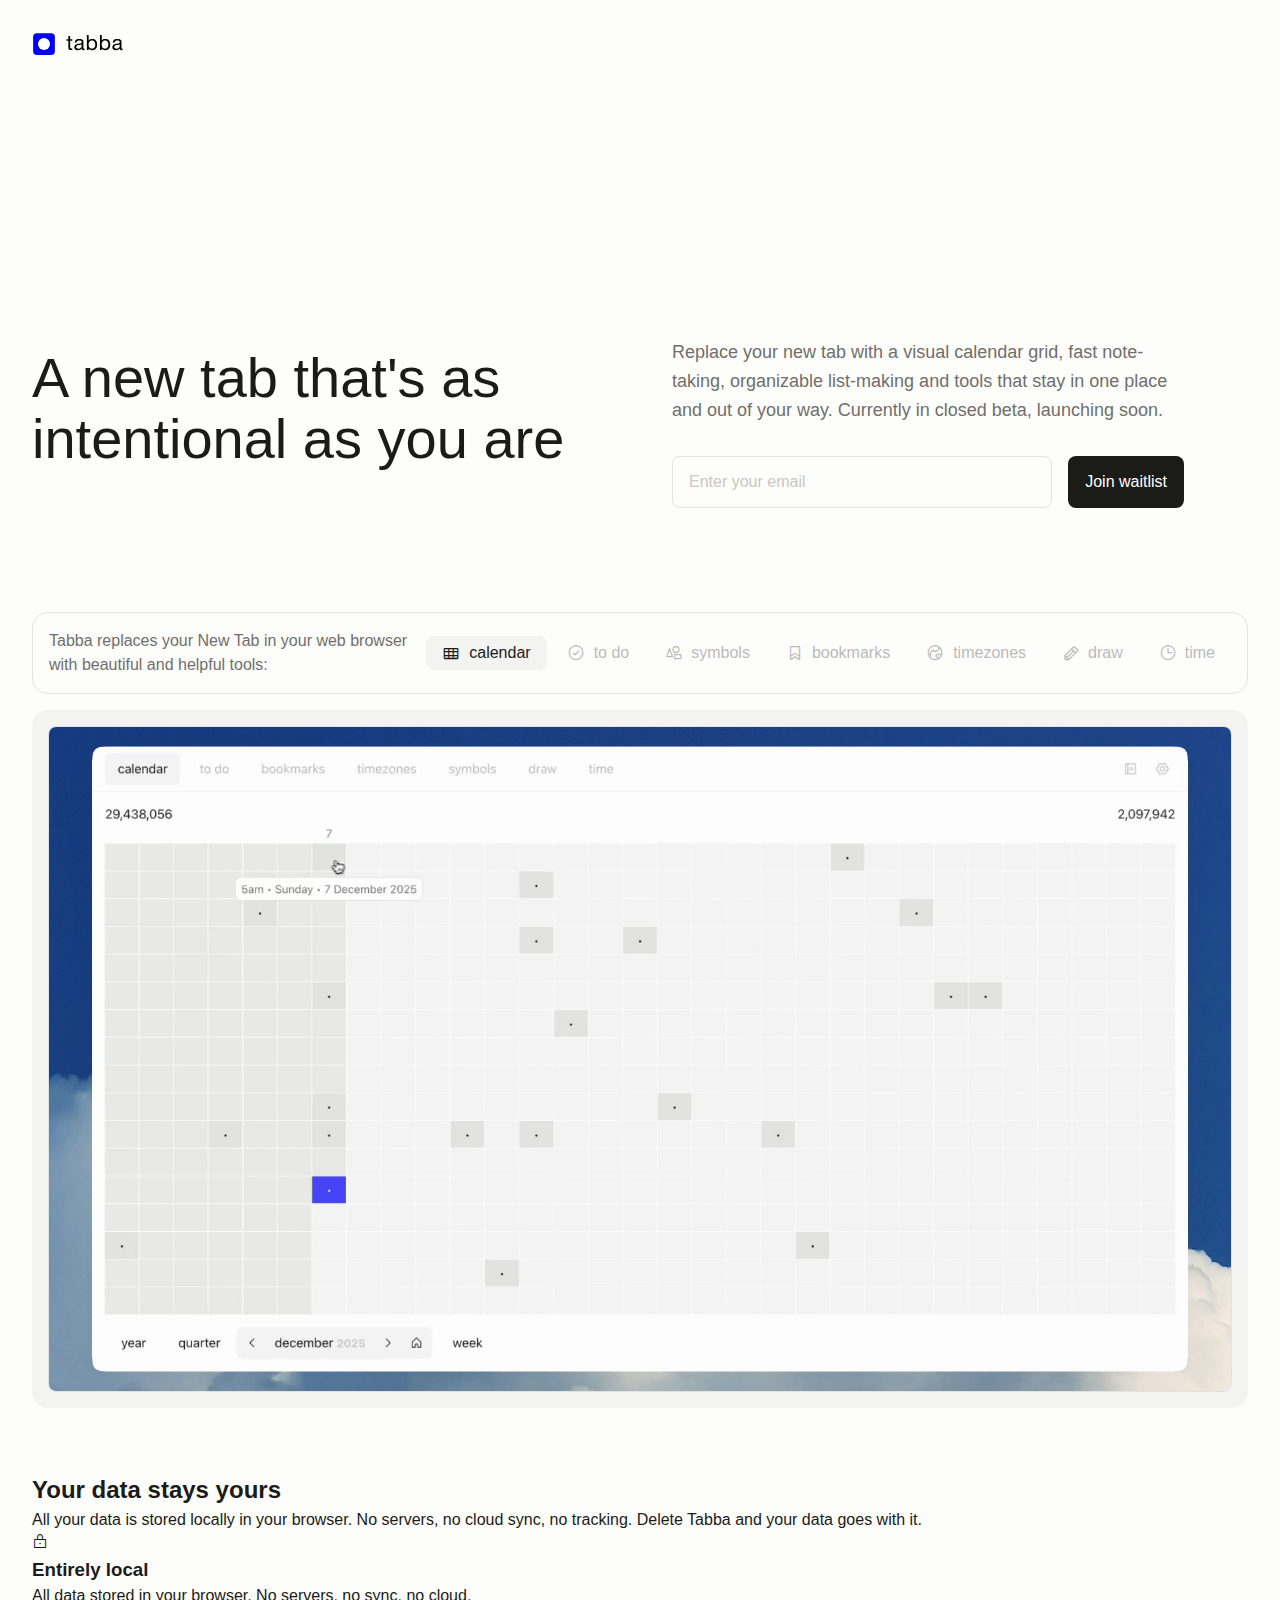
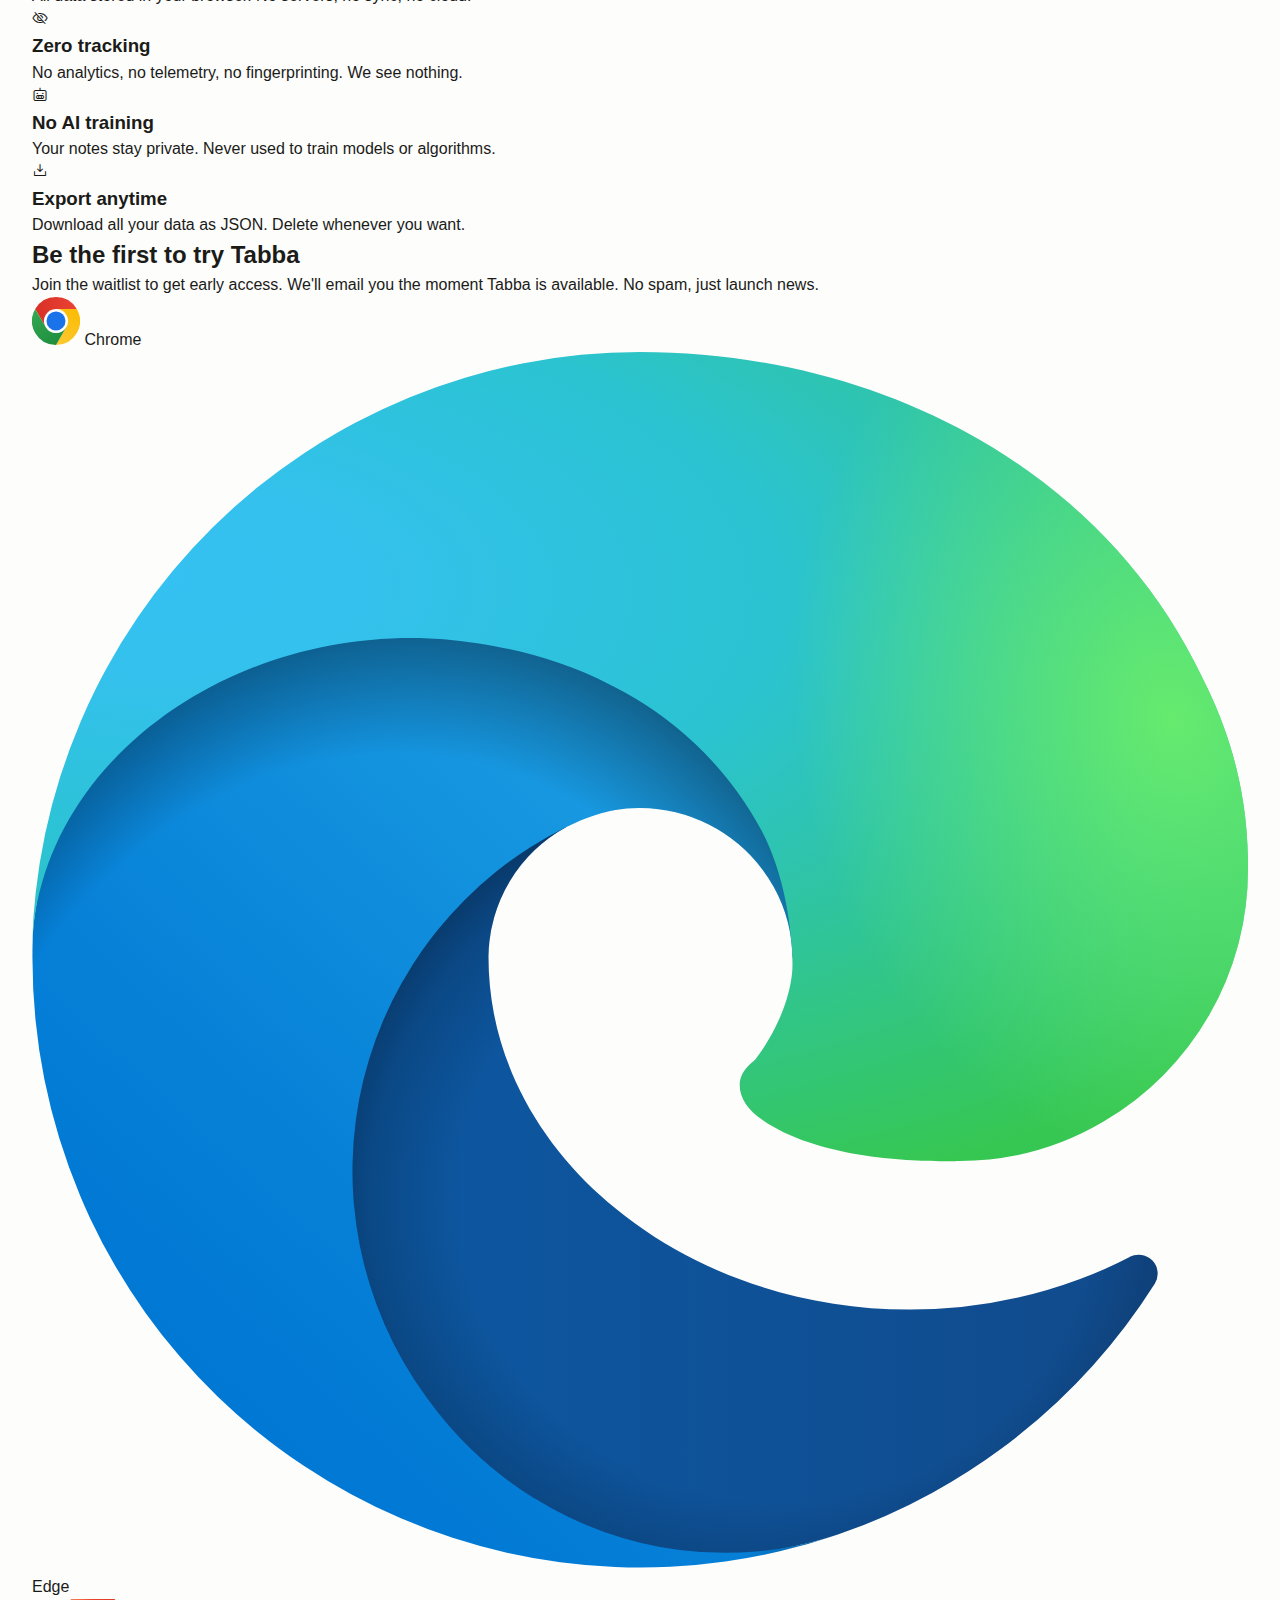
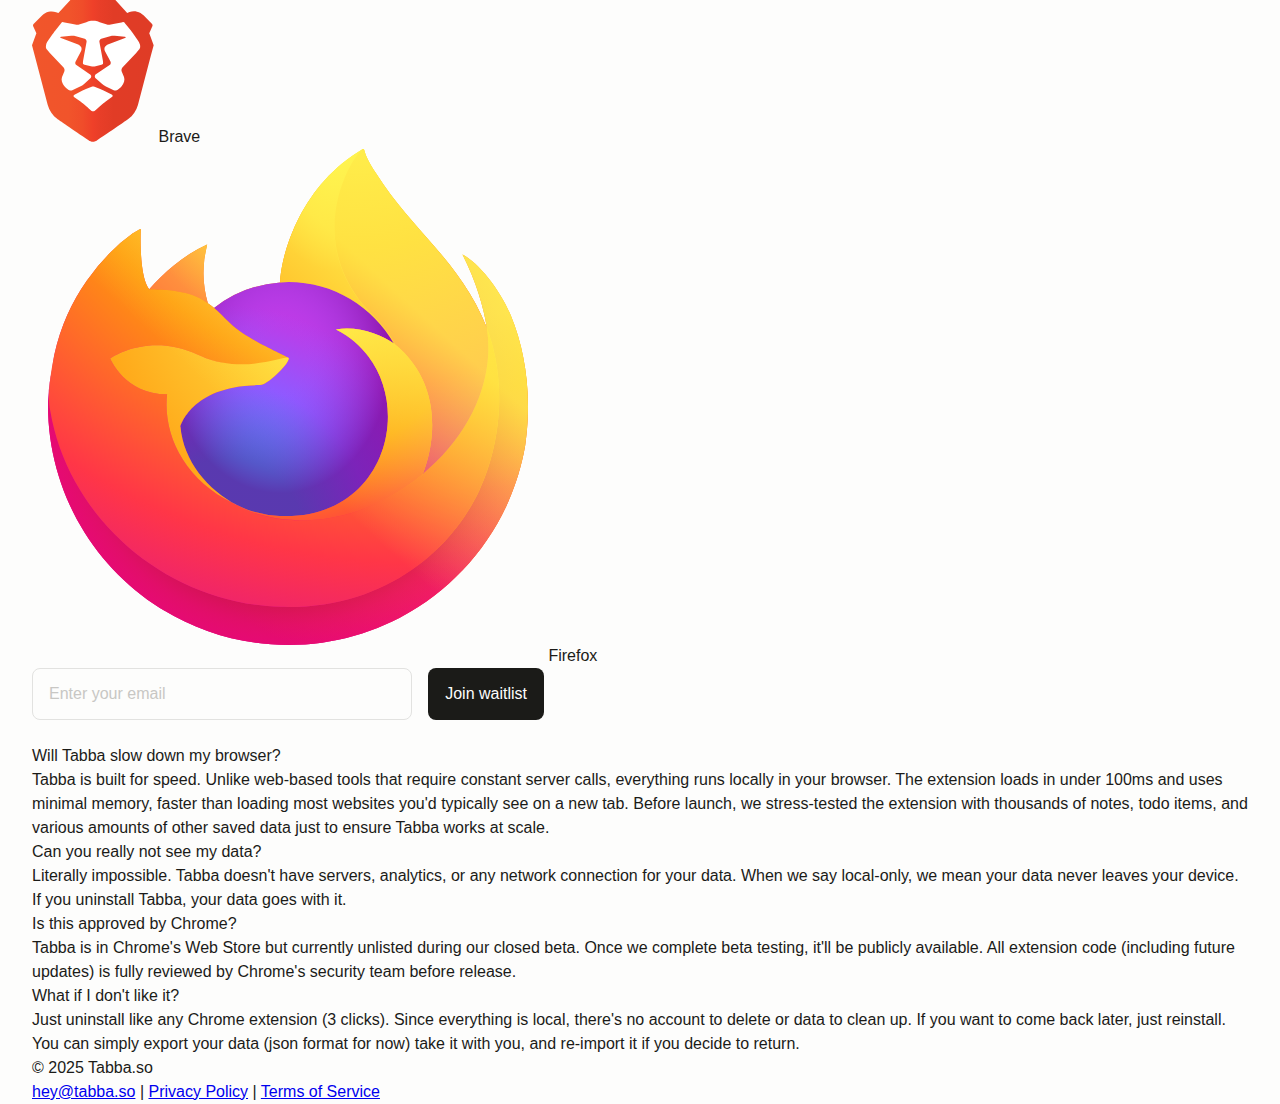
<file: index.html>
<!DOCTYPE html>
<html lang="en">
<head>
  <meta charset="UTF-8">
  <meta name="viewport" content="width=device-width, initial-scale=1.0">
  <title>Tabba - A new tab that's as intentional as you are</title>
  <meta name="description" content="Chrome extension that replaces your new tab with a visual time grid showing every hour of your year. Fast notes, 8 productivity tools, zero tracking. Privacy-first and entirely local.">
  <meta name="keywords" content="new tab extension, chrome extension, productivity tools, time management, visual calendar, note taking, privacy-first, local storage, new tab replacement, browser extension, self-hosted, local-first, self-hosted extension">
  <meta name="author" content="Tabba">
  <meta name="robots" content="index, follow">
  <meta name="googlebot" content="index, follow">
  <meta name="google" content="notranslate">
  
  <!-- Security Headers -->
  <meta http-equiv="Content-Security-Policy" content="default-src 'self'; script-src 'self' 'unsafe-inline' https://cloud.umami.is https://formspree.io; style-src 'self' 'unsafe-inline'; img-src 'self' data: https:; font-src 'self' data:; connect-src 'self' https://cloud.umami.is https://api-gateway.umami.dev https://formspree.io;">
  <meta http-equiv="X-Content-Type-Options" content="nosniff">
  <meta name="referrer" content="strict-origin-when-cross-origin">
  
  <!-- Favicons -->
  <link rel="icon" href="https://tabba.so/assets/favicon.ico">
  <link rel="shortcut icon" href="https://tabba.so/assets/favicon.ico">
  <link rel="icon" type="image/png" sizes="32x32" href="https://tabba.so/assets/favicon.png">
  <link rel="icon" type="image/png" sizes="16x16" href="https://tabba.so/assets/favicon.png">
  <link rel="apple-touch-icon" sizes="180x180" href="https://tabba.so/assets/favicon.png">
  
  <!-- Open Graph / Facebook -->
  <meta property="og:type" content="website">
  <meta property="og:url" content="https://tabba.so">
  <meta property="og:title" content="Tabba - A new tab that's as intentional as you are">
  <meta property="og:description" content="A new tab extension that shows every hour of your year. Visual time grid, fast notes, 8 tools. Privacy-first with zero tracking.">
  <meta property="og:image" content="https://tabba.so/assets/og-image.png">
  <meta property="og:image:width" content="1200">
  <meta property="og:image:height" content="630">
  <meta property="og:site_name" content="Tabba">
  
  <!-- Twitter -->
  <meta name="twitter:card" content="summary_large_image">
  <meta name="twitter:url" content="https://tabba.so">
  <meta name="twitter:title" content="Tabba - A new tab that's as intentional as you are">
  <meta name="twitter:description" content="A new tab extension that shows every hour of your year. Visual time grid, fast notes, 8 tools. Privacy-first, self hosted, with zero tracking.">
  <meta name="twitter:image" content="https://tabba.so/assets/og-image.png">
  
  <!-- Canonical URL -->
  <link rel="canonical" href="https://tabba.so/">
  
  <!-- Theme Color -->
  <meta name="theme-color" content="#fdfdfc">
  
  <!-- Structured Data (JSON-LD) -->
  <script type="application/ld+json">
  {
    "@context": "https://schema.org",
    "@type": "WebSite",
    "name": "Tabba",
    "url": "https://tabba.so",
    "description": "Tabba is a new tab extension that shows every hour of your year, with notes, tools, and zero tracking."
  }
  </script>
  <script type="application/ld+json">
    {
      "@context": "https://schema.org",
      "@type": "SoftwareApplication",
      "name": "Tabba",
      "applicationCategory": "BrowserApplication",
      "applicationSubCategory": "ProductivityApplication",
      "operatingSystem": "Chrome, Edge, Brave, Firefox",
      "browserRequirements": "Requires Chromium-based browser or Firefox",
      "offers": {
        "@type": "Offer",
        "price": "0",
        "priceCurrency": "USD",
        "availability": "https://schema.org/PreOrder"
      },
      "description": "A privacy-first browser extension that replaces your new tab with a visual time grid showing every hour of your year. Includes fast note-taking, to-do lists, bookmarks, timezone planner, date calculator, drawing tool, and symbol library. All data stored locally with zero tracking or analytics.",
      "url": "https://tabba.so",
      "softwareVersion": "0.4.0",
      "datePublished": "2025",
      "author": {
        "@type": "Organization",
        "name": "Tabba"
      },
      "creator": {
        "@type": "Organization",
        "name": "Tabba",
        "email": "hey@tabba.so",
        "url": "https://tabba.so"
      },
      "featureList": [
        "Visual hourly time grid (year, quarter, month, week views)",
        "Fast note-taking for any hour",
        "To-do list with tags and filtering",
        "Bookmark manager with custom icons",
        "Multi-timezone meeting planner",
        "Date calculator and duration tools",
        "Pixel art drawing tool",
        "Symbol copy-paste library",
        "100% local browser storage (IndexedDB)",
        "Zero tracking and analytics",
        "No servers or cloud sync",
        "Full data export (JSON/CSV)",
        "Customizable themes and colors"
      ],
      "screenshot": "https://tabba.so/assets/og-image.png",
      "aggregateRating": {
        "@type": "AggregateRating",
        "ratingValue": "5",
        "ratingCount": "1"
      },
      "keywords": "new tab, chrome extension, productivity, time management, privacy, local storage, calendar grid, note taking"
    }
    </script>
  
  <!-- Phosphor Icons -->
  <link rel="stylesheet" type="text/css" href="assets/phosphor-icons/regular/style.css">
  <link rel="stylesheet" type="text/css" href="assets/phosphor-icons/fill/style.css">
  <!-- Styles -->
  <link rel="stylesheet" href="styles/variables.css">
  <link rel="stylesheet" href="styles/base.css">
  <link rel="stylesheet" href="styles/landing.css">
  <script defer src="https://cloud.umami.is/script.js" data-website-id="e64052cb-23e2-4da2-88e3-499552ff17c7"></script>
</head>
<body>
  <div class="page-content">
    <!-- Navbar -->
    <nav class="navbar">
      <div class="container">
        <div class="navbar-content">
          <a href="/" class="navbar-logo" aria-label="Home">
            <img src="assets/tabba-logo.svg" alt="Tabba logo" aria-hidden="true" />
          </a>
        </div>
      </div>
    </nav>

    <!-- Hero Section -->
    <section class="hero">
      <div class="container">
        <div class="hero-content">
          <div class="hero-column hero-column-left">
            <h1 class="hero-headline">A new tab that's as intentional as you are</h1>
            <!--<h1 class="hero-headline">A new tab that moves at the speed of thought</h1>-->
          </div>
          <div class="hero-column hero-column-right">
            <p class="hero-description">Replace your new tab with a visual calendar grid, fast note-taking, organizable list-making and tools that stay in one place and out of your way. Currently in closed beta, launching soon.</p>
            <div class="hero-actions">
              <form 
                  class="waitlist-form" 
                  id="waitlist-form"
                  action="https://formspree.io/f/xeoyljqr"
                  method="POST"
                  >
                <input 
                  type="email" 
                  class="waitlist-input" 
                  id="waitlist-email" 
                  name="email"
                  placeholder="Enter your email"
                  required
                  aria-label="Email address"
                />
                <button type="submit" class="btn btn-primary waitlist-button">
                  Join waitlist
                </button>
              </form>
              <div class="waitlist-result" id="waitlist-result"></div>
            </div>
          </div>
        </div>
      </div>
      
      <!-- Preview Module and Screenshot Container -->
      <div class="preview-container">
        <!-- Tabbed Preview Module -->
        <div class="container">
          <div class="preview-module">
            <p class="preview-description">Tabba replaces your New Tab in your web browser with beautiful and helpful tools:</p>
            <div class="preview-tabs tab-container">
              <button class="tab-option active" data-tab="calendar" data-video="01-calendar.mp4">
                <i class="ph ph-grid-nine"></i>
                <span>calendar</span>
              </button>
              <button class="tab-option" data-tab="todos" data-video="02-todos.mp4">
                <i class="ph ph-check-circle"></i>
                <span>to do</span>
              </button>
              <button class="tab-option" data-tab="symbols" data-video="03-symbols.mp4">
                <i class="ph ph-shapes"></i>
                <span>symbols</span>
              </button>
              <button class="tab-option" data-tab="bookmarks" data-video="04-bookmarks.mp4">
                <i class="ph ph-bookmark"></i>
                <span>bookmarks</span>
              </button>
              <button class="tab-option" data-tab="timezones" data-video="05-timezones.mp4">
                <i class="ph ph-globe-hemisphere-east"></i>
                <span>timezones</span>
              </button>
              <button class="tab-option" data-tab="draw" data-video="07-draw.mp4">
                <i class="ph ph-pencil"></i>
                <span>draw</span>
              </button>
              <button class="tab-option" data-tab="time" data-video="08-time.mp4">
                <i class="ph ph-clock"></i>
                <span>time</span>
              </button>
            </div>
          </div>
        </div>
        
        <!-- Screenshot Section -->
        <div class="container">
          <div class="hero-screenshot">
            <div class="screenshot-frame">
              <div class="screenshot-image-frame">
                <video class="screenshot-video" id="preview-video" autoplay loop muted playsinline preload="auto">
                  <source src="assets/01-calendar.mp4" type="video/mp4">
                </video>
              </div>
            </div>
          </div>
        </div>
      </div>
    </section>

    <!-- Privacy Section -->
    <section class="privacy-section">
      <div class="container">
        <div class="privacy-content">
          <div class="privacy-left">
            <h2 class="privacy-headline">Your data stays yours</h2>
            <p class="privacy-description">All your data is stored locally in your browser. No servers, no cloud sync, no tracking. Delete Tabba and your data goes with it.</p>
          </div>
          <div class="privacy-right">
            <div class="privacy-grid">
              <div class="privacy-grid-item">
                <i class="ph ph-lock"></i>
                <div class="privacy-grid-content">
                  <h3 class="privacy-grid-title">Entirely local</h3>
                  <p class="privacy-grid-text">All data stored in your browser. No servers, no sync, no cloud.</p>
                </div>
              </div>
              <div class="privacy-grid-item">
                <i class="ph ph-eye-slash"></i>
                <div class="privacy-grid-content">
                  <h3 class="privacy-grid-title">Zero tracking</h3>
                  <p class="privacy-grid-text">No analytics, no telemetry, no fingerprinting. We see nothing.</p>
                </div>
              </div>
              <div class="privacy-grid-item">
                <i class="ph ph-robot"></i>
                <div class="privacy-grid-content">
                  <h3 class="privacy-grid-title">No AI training</h3>
                  <p class="privacy-grid-text">Your notes stay private. Never used to train models or algorithms.</p>
                </div>
              </div>
              <div class="privacy-grid-item">
                <i class="ph ph-download-simple"></i>
                <div class="privacy-grid-content">
                  <h3 class="privacy-grid-title">Export anytime</h3>
                  <p class="privacy-grid-text">Download all your data as JSON. Delete whenever you want.</p>
                </div>
              </div>
            </div>
          </div>
        </div>
      </div>
    </section>

    <!-- CTA Section -->
    <section class="cta-section">
      <div class="container">
        <div class="cta-content">
          <div class="cta-left">
            <h2 class="cta-headline">Be the first to try Tabba</h2>
            <p class="cta-description">Join the waitlist to get early access. We'll email you the moment Tabba is available. No spam, just launch news.</p>
            <div class="cta-browsers">
              <!--<p class="cta-browsers-text">Tabba is coming soon for:</p>-->
              <div class="cta-browsers-list">
                <div class="cta-browser-item">
                  <img src="assets/browser-chrome.svg" alt="Chrome" class="cta-browser-logo" />
                  <span>Chrome</span>
                </div>
                <div class="cta-browser-item">
                  <img src="assets/browser-edge.svg" alt="Edge" class="cta-browser-logo" />
                  <span>Edge</span>
                </div>
                <div class="cta-browser-item">
                  <img src="assets/browser-brave.svg" alt="Brave" class="cta-browser-logo" />
                  <span>Brave</span>
                </div>
                <div class="cta-browser-item">
                  <img src="assets/browser-firefox.svg" alt="Firefox" class="cta-browser-logo" />
                  <span>Firefox</span>
                </div>
              </div>
            </div>
          </div>
          <div class="cta-right">
            <form 
                class="waitlist-form cta-waitlist-form" 
                id="cta-waitlist-form"
                action="https://formspree.io/f/xeoyljqr"
                method="POST"
                >
              <input 
                type="email" 
                class="waitlist-input" 
                id="cta-waitlist-email" 
                name="email"
                placeholder="Enter your email"
                required
                aria-label="Email address"
              />
              <button type="submit" class="btn btn-primary waitlist-button">
                Join waitlist
              </button>
            </form>
            <div class="waitlist-result" id="cta-waitlist-result"></div>
          </div>
        </div>
      </div>
    </section>

    <!-- FAQ Section -->
    <section class="faq-section">
      <div class="container">
        <div class="faq-content">
          <div class="faq-item">
            <button class="faq-question" aria-expanded="false">
              <span class="faq-question-text">Will Tabba slow down my browser?</span>
              <i class="ph ph-chevron-down faq-chevron"></i>
            </button>
            <div class="faq-answer">
              <p>Tabba is built for speed. Unlike web-based tools that require constant server calls, everything runs locally in your browser. The extension loads in under 100ms and uses minimal memory, faster than loading most websites you'd typically see on a new tab. Before launch, we stress-tested the extension with thousands of notes, todo items, and various amounts of other saved data just to ensure Tabba works at scale.</p>
            </div>
          </div>
          <div class="faq-item">
            <button class="faq-question" aria-expanded="false">
              <span class="faq-question-text">Can you really not see my data?</span>
              <i class="ph ph-chevron-down faq-chevron"></i>
            </button>
            <div class="faq-answer">
              <p>Literally impossible. Tabba doesn't have servers, analytics, or any network connection for your data. When we say local-only, we mean your data never leaves your device. If you uninstall Tabba, your data goes with it.</p>
            </div>
          </div>
          <div class="faq-item">
            <button class="faq-question" aria-expanded="false">
              <span class="faq-question-text">Is this approved by Chrome?</span>
              <i class="ph ph-chevron-down faq-chevron"></i>
            </button>
            <div class="faq-answer">
              <p>Tabba is in Chrome's Web Store but currently unlisted during our closed beta. Once we complete beta testing, it'll be publicly available. All extension code (including future updates) is fully reviewed by Chrome's security team before release.</p>
            </div>
          </div>
          <div class="faq-item">
            <button class="faq-question" aria-expanded="false">
              <span class="faq-question-text">What if I don't like it?</span>
              <i class="ph ph-chevron-down faq-chevron"></i>
            </button>
            <div class="faq-answer">
              <p>Just uninstall like any Chrome extension (3 clicks). Since everything is local, there's no account to delete or data to clean up. If you want to come back later, just reinstall. You can simply export your data (json format for now) take it with you, and re-import it if you decide to return.</p>
            </div>
          </div>
        </div>
      </div>
    </section>

    <!-- Footer -->
    <footer class="footer">
      <div class="container">
        <div class="footer-content">
          <div class="footer-left">
            <p>© 2025 Tabba.so</p>
          </div>
          <div class="footer-right">
            <a href="mailto:hey@tabba.so">hey@tabba.so</a>
            <span class="footer-separator">|</span>
            <a href="privacy.html">Privacy Policy</a>
            <span class="footer-separator">|</span>
            <a href="terms.html">Terms of Service</a>
          </div>
        </div>
      </div>
    </footer>
  </div>
  
  <script>
    // Tab switching functionality
    const previewTabs = document.querySelectorAll('.preview-tabs .tab-option');
    const previewVideo = document.getElementById('preview-video');
    
    // Preload all videos for smoother transitions
    const videoCache = new Map();
    const videoFiles = Array.from(previewTabs).map(tab => tab.getAttribute('data-video'));
    videoFiles.forEach(videoFile => {
      if (videoFile) {
        const video = document.createElement('video');
        video.src = `assets/${videoFile}`;
        video.preload = 'auto';
        videoCache.set(videoFile, video);
      }
    });
    
    // Tab switching with simplified transition
    previewTabs.forEach(tab => {
      tab.addEventListener('click', () => {
        // Remove active class from all tabs
        previewTabs.forEach(t => t.classList.remove('active'));
        
        // Add active class to clicked tab
        tab.classList.add('active');
        
        // Track tab click in Umami
        if (typeof window.umami !== 'undefined' && window.umami.track) {
          const tabName = tab.getAttribute('data-tab');
          window.umami.track('preview-tab-click', { tab: tabName });
        }
        
        // Get video filename from data attribute
        const videoFile = tab.getAttribute('data-video');
        
        // Update video source only if different
        if (videoFile && previewVideo) {
          const currentSource = previewVideo.querySelector('source').src;
          const newSource = `assets/${videoFile}`;
          
          // Only load if it's a different video
          if (!currentSource.includes(videoFile)) {
            previewVideo.pause();
            previewVideo.currentTime = 0;
            previewVideo.querySelector('source').src = newSource;
            previewVideo.load();
            
            // Play once video is ready
            previewVideo.addEventListener('loadeddata', function playVideo() {
              previewVideo.play().catch(e => {
                console.log('Autoplay prevented:', e);
              });
              previewVideo.removeEventListener('loadeddata', playVideo);
            }, { once: true });
          }
        }
      });
    });
    
    // Load the default video when page is ready
    if (previewVideo) {
      previewVideo.load();
    }
    
    // Waitlist form handler with Formspree
    const form = document.getElementById('waitlist-form');
    
    async function handleSubmit(event) {
      event.preventDefault();
      const status = document.getElementById('waitlist-result');
      const data = new FormData(event.target);
      
      fetch(event.target.action, {
        method: form.method,
        body: data,
        headers: {
          'Accept': 'application/json'
        }
      }).then(response => {
        if (response.ok) {
          status.innerHTML = '<i class="ph ph-check"></i> You\'re on the waitlist!';
          form.reset();
          
          // Track waitlist signup event in Umami
          if (typeof window.umami !== 'undefined' && window.umami.track) {
            window.umami.track('waitlist-signup');
          }
        } else {
          response.json().then(data => {
            if (Object.hasOwn(data, 'errors')) {
              status.innerHTML = data["errors"].map(error => error["message"]).join(", ");
            } else {
              status.innerHTML = "Oops! There was a problem submitting your form";
            }
          });
        }
      }).catch(error => {
        status.innerHTML = "Oops! There was a problem submitting your form";
      });
    }
    
    if (form) {
      form.addEventListener('submit', handleSubmit);
    }
    
    // CTA Waitlist form handler (same functionality)
    const ctaForm = document.getElementById('cta-waitlist-form');
    
    async function handleCtaSubmit(event) {
      event.preventDefault();
      const status = document.getElementById('cta-waitlist-result');
      const data = new FormData(event.target);
      
      fetch(event.target.action, {
        method: ctaForm.method,
        body: data,
        headers: {
          'Accept': 'application/json'
        }
      }).then(response => {
        if (response.ok) {
          status.innerHTML = '<i class="ph ph-check"></i> You\'re on the waitlist!';
          ctaForm.reset();
          
          // Track waitlist signup event in Umami
          if (typeof window.umami !== 'undefined' && window.umami.track) {
            window.umami.track('waitlist-signup');
          }
        } else {
          response.json().then(data => {
            if (Object.hasOwn(data, 'errors')) {
              status.innerHTML = data["errors"].map(error => error["message"]).join(", ");
            } else {
              status.innerHTML = "Oops! There was a problem submitting your form";
            }
          });
        }
      }).catch(error => {
        status.innerHTML = "Oops! There was a problem submitting your form";
      });
    }
    
    if (ctaForm) {
      ctaForm.addEventListener('submit', handleCtaSubmit);
    }
    
    // FAQ expand/collapse functionality
    const faqQuestions = document.querySelectorAll('.faq-question');
    
    faqQuestions.forEach(question => {
      question.addEventListener('click', () => {
        const faqItem = question.closest('.faq-item');
        const answer = faqItem.querySelector('.faq-answer');
        const chevron = question.querySelector('.faq-chevron');
        const isExpanded = question.getAttribute('aria-expanded') === 'true';
        const questionText = question.querySelector('.faq-question-text').textContent.trim();
        
        // Track FAQ click in Umami
        if (typeof window.umami !== 'undefined' && window.umami.track) {
          window.umami.track('faq-click', { question: questionText, action: isExpanded ? 'close' : 'open' });
        }
        
        // Close all other FAQ items
        faqQuestions.forEach(otherQuestion => {
          if (otherQuestion !== question) {
            const otherItem = otherQuestion.closest('.faq-item');
            const otherAnswer = otherItem.querySelector('.faq-answer');
            const otherChevron = otherQuestion.querySelector('.faq-chevron');
            otherQuestion.setAttribute('aria-expanded', 'false');
            otherItem.classList.remove('expanded');
            otherAnswer.style.maxHeight = null;
            otherChevron.style.transform = 'rotate(0deg)';
          }
        });
        
        // Toggle current item
        if (isExpanded) {
          question.setAttribute('aria-expanded', 'false');
          faqItem.classList.remove('expanded');
          answer.style.maxHeight = null;
          chevron.style.transform = 'rotate(0deg)';
        } else {
          question.setAttribute('aria-expanded', 'true');
          faqItem.classList.add('expanded');
          // Calculate height after padding is applied via CSS class
          // Use requestAnimationFrame to ensure CSS has applied
          requestAnimationFrame(() => {
            answer.style.maxHeight = answer.scrollHeight + 'px';
          });
          chevron.style.transform = 'rotate(180deg)';
        }
      });
    });
  </script>
</body>
</html>
</file>
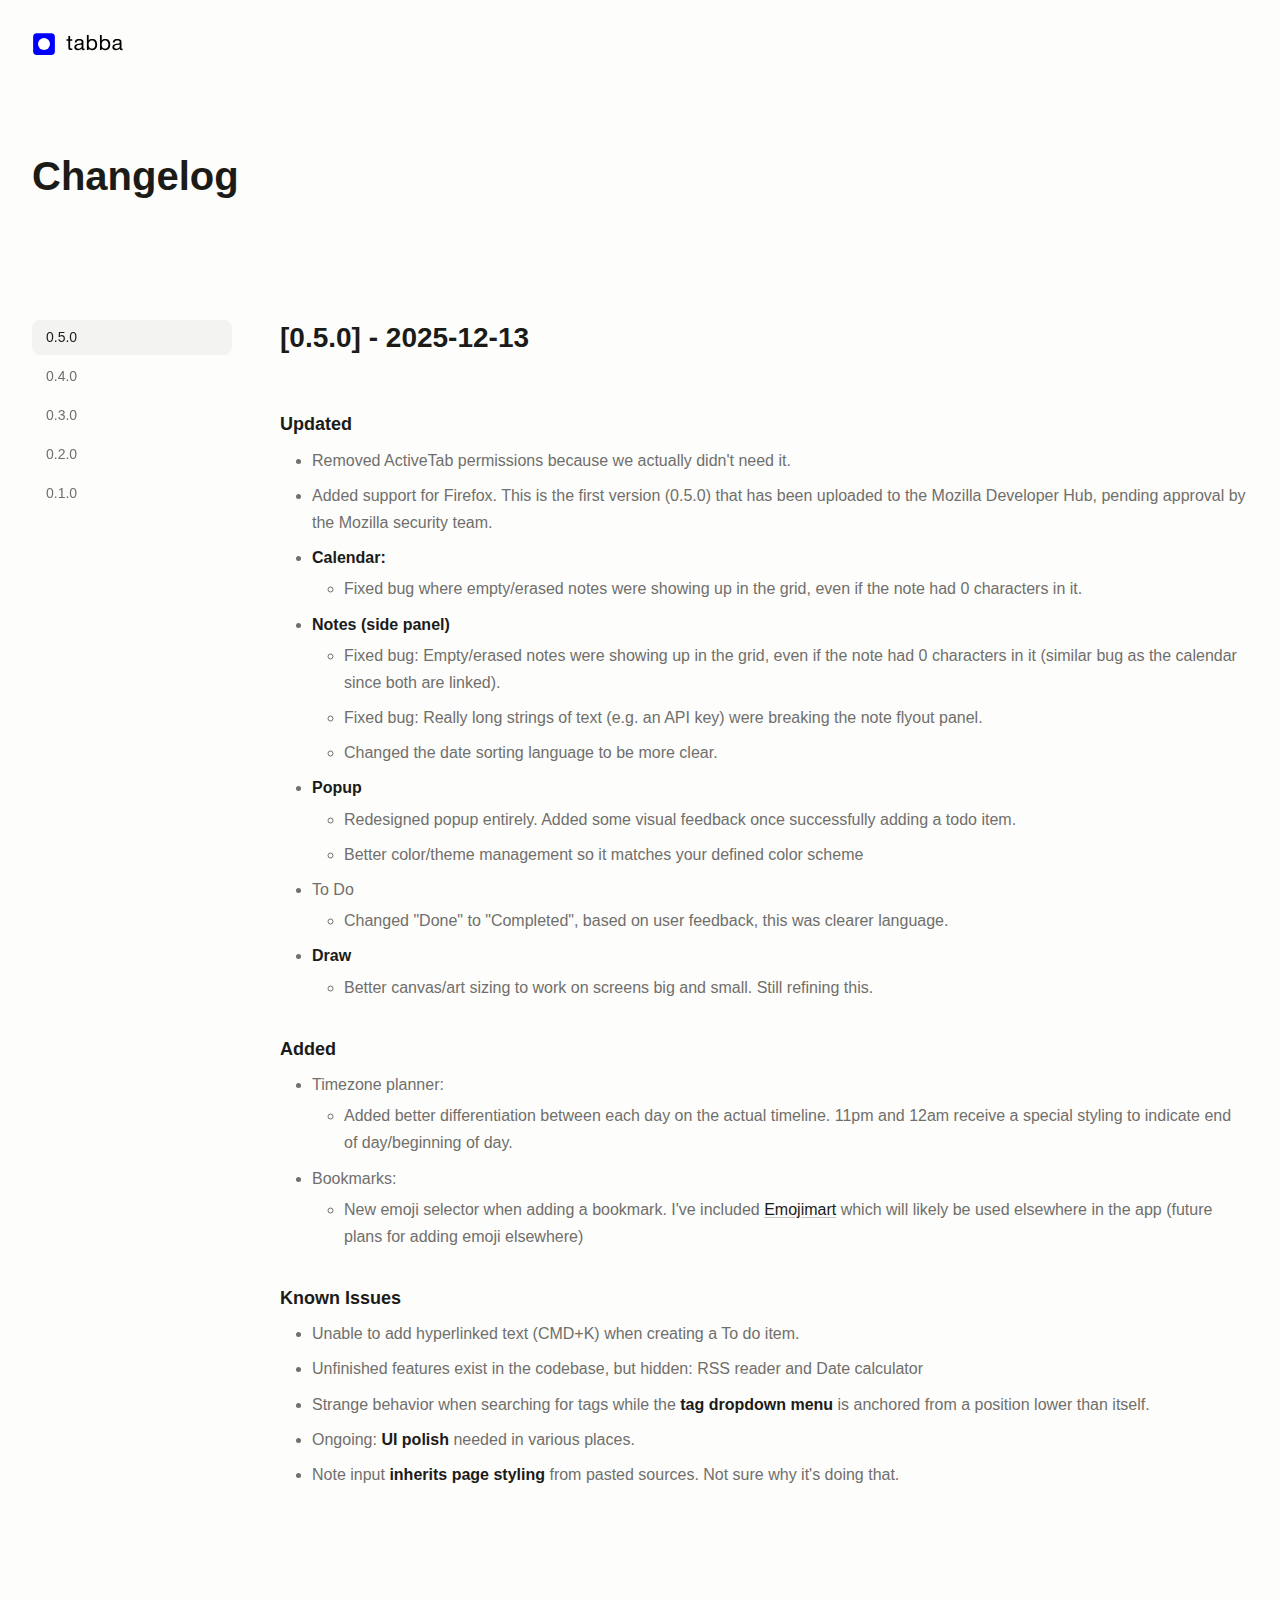
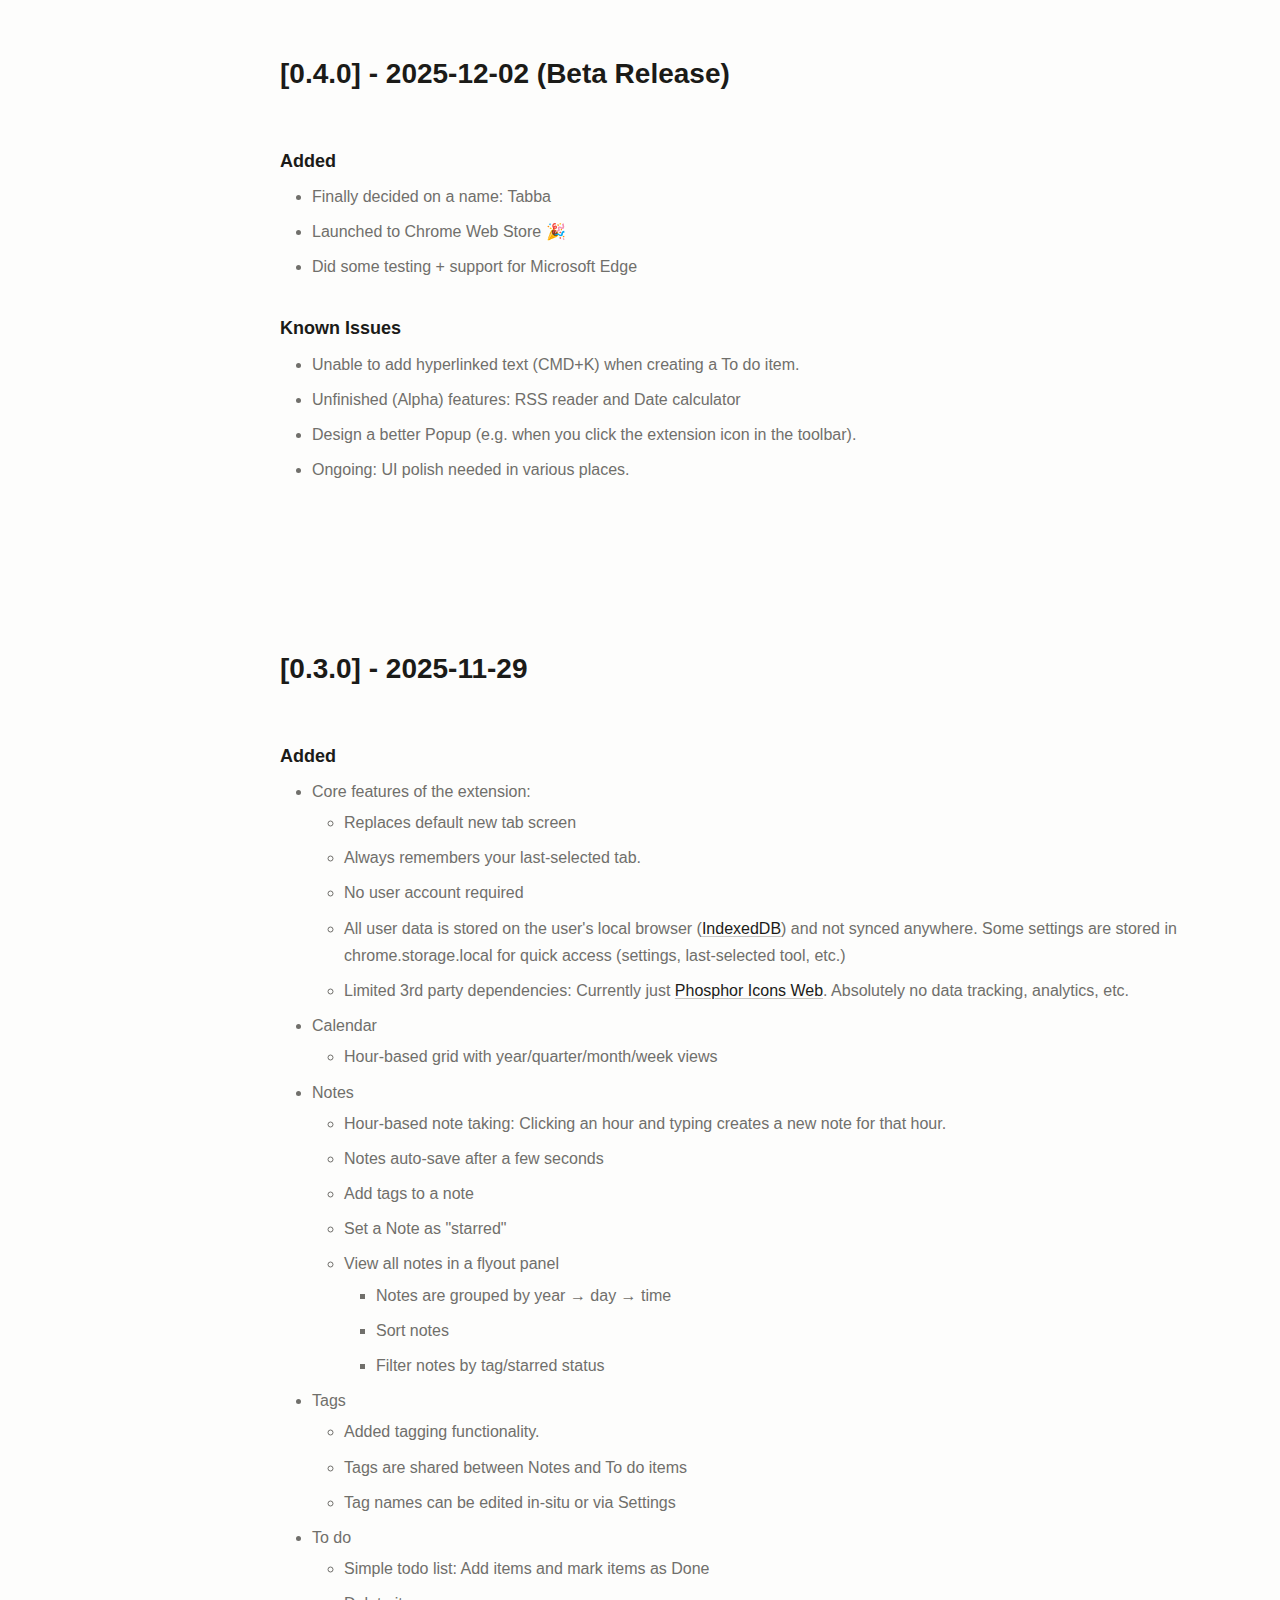
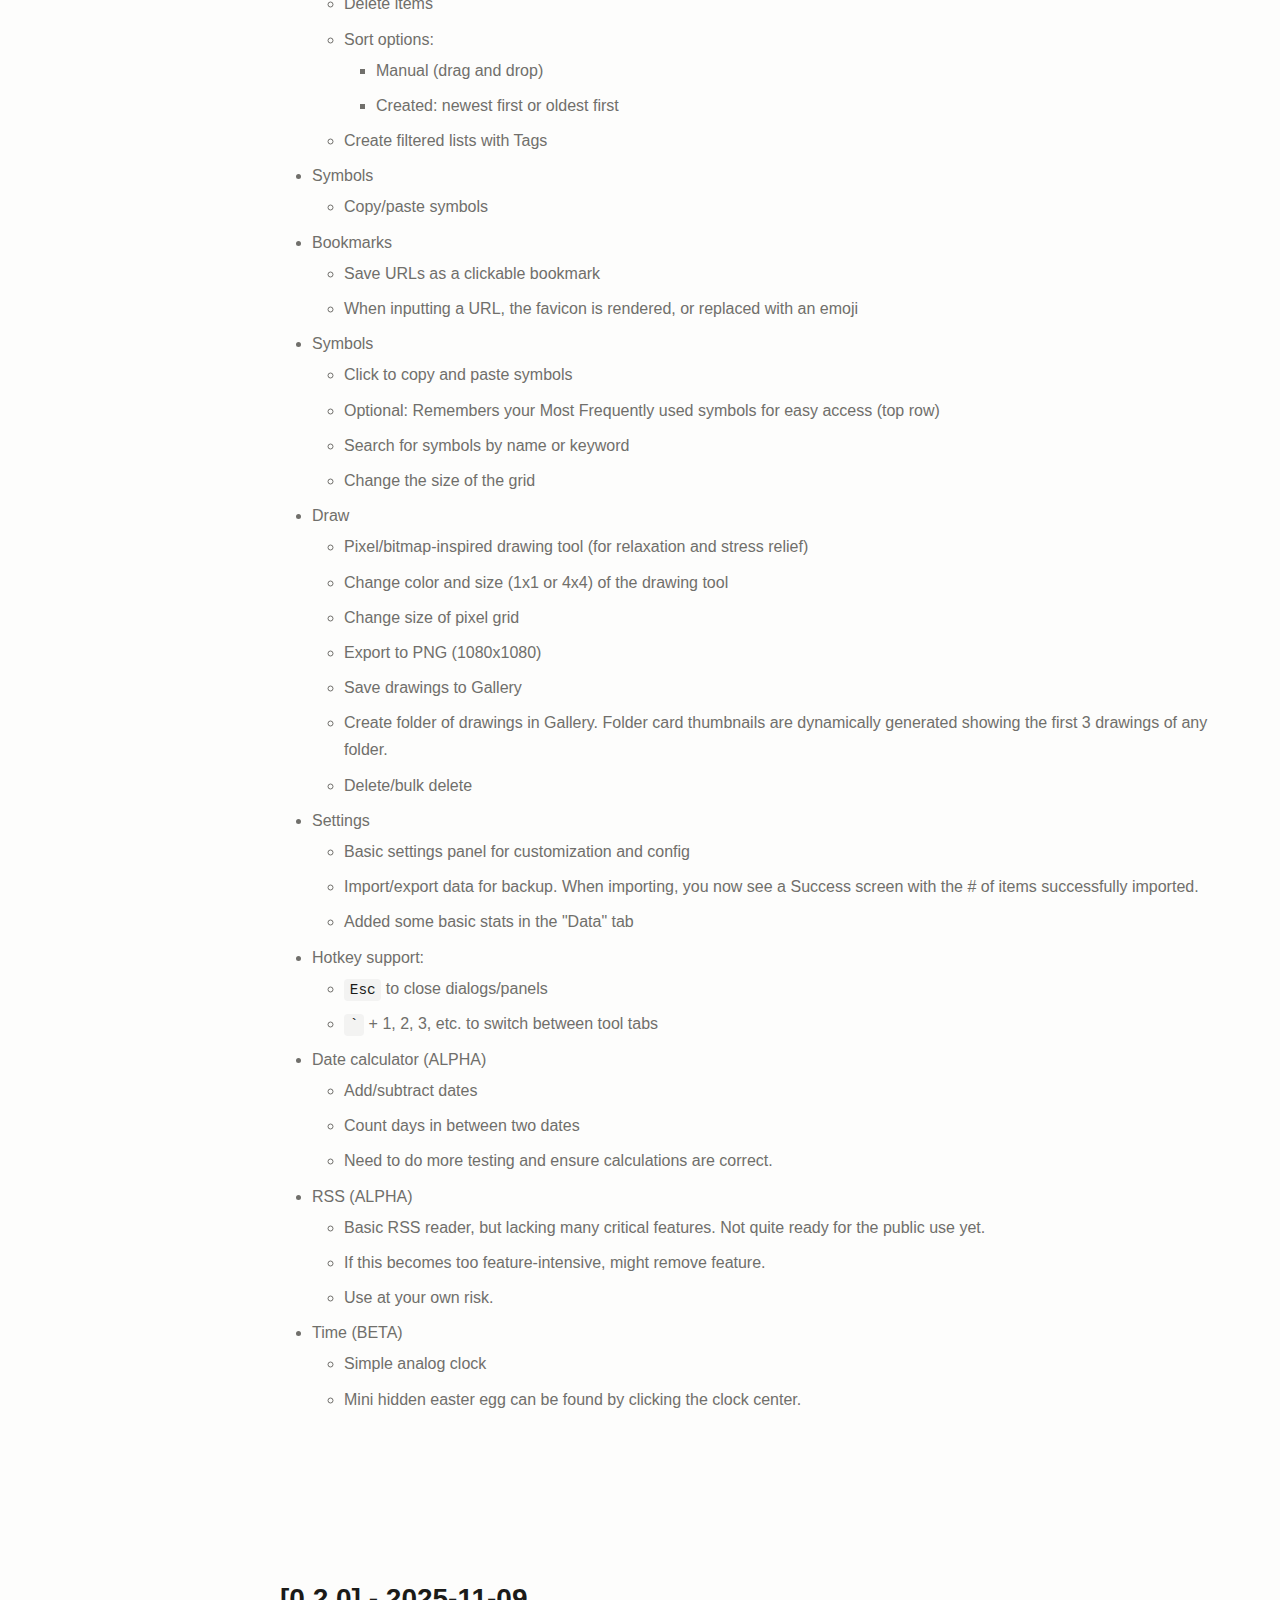
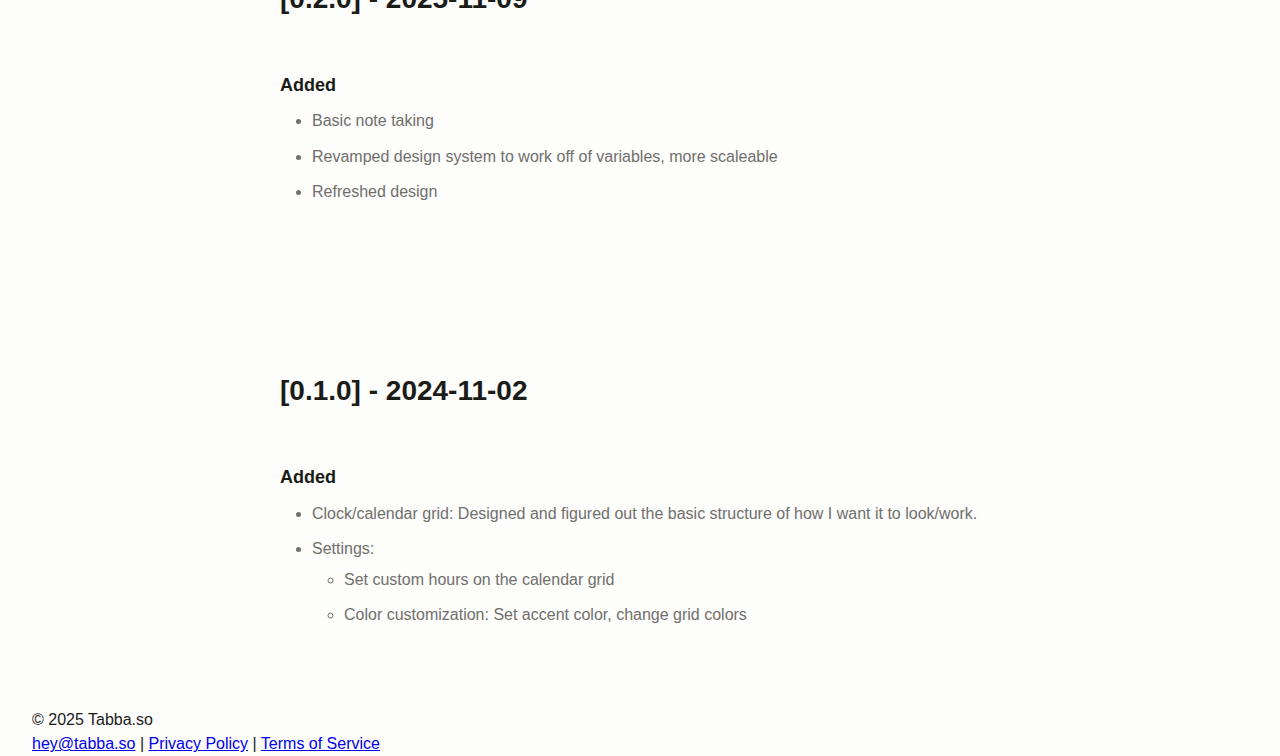
<file: changelog/index.html>
<!DOCTYPE html>
<html lang="en">
<head>
  <meta charset="UTF-8">
  <meta name="viewport" content="width=device-width, initial-scale=1.0">
  <title>Changelog - Tabba</title>
  <meta name="description" content="See what's new in Tabba. View all version updates and changes.">
  <meta name="robots" content="index, follow">
  
  <!-- Security Headers -->
  <meta http-equiv="Content-Security-Policy" content="default-src 'self'; script-src 'self' 'unsafe-inline' https://cloud.umami.is; style-src 'self' 'unsafe-inline'; img-src 'self' data: https:; font-src 'self' data:; connect-src 'self' https://cloud.umami.is https://api-gateway.umami.dev;">
  <meta http-equiv="X-Content-Type-Options" content="nosniff">
  <meta name="referrer" content="strict-origin-when-cross-origin">
  
  <!-- Favicons -->
  <link rel="icon" href="https://tabba.so/assets/favicon.ico">
  <link rel="shortcut icon" href="https://tabba.so/assets/favicon.ico">
  <link rel="icon" type="image/png" sizes="32x32" href="https://tabba.so/assets/favicon.png">
  <link rel="icon" type="image/png" sizes="16x16" href="https://tabba.so/assets/favicon.png">
  <link rel="apple-touch-icon" sizes="180x180" href="https://tabba.so/assets/favicon.png">
  
  <!-- Canonical URL -->
  <link rel="canonical" href="https://tabba.so/changelog/">
  
  <!-- Theme Color -->
  <meta name="theme-color" content="#fdfdfc">

  <!-- Phosphor Icons -->
  <link rel="stylesheet" type="text/css" href="../assets/phosphor-icons/regular/style.css">
  <link rel="stylesheet" type="text/css" href="../assets/phosphor-icons/fill/style.css">
  <!-- Styles -->
  <link rel="stylesheet" href="../styles/variables.css">
  <link rel="stylesheet" href="../styles/base.css">
  <link rel="stylesheet" href="../styles/landing.css">
  <style>
    .changelog-section {
      padding: var(--space-xxl) 0;
      flex: 1;
    }

    .changelog-container {
      display: grid;
      grid-template-columns: 200px 1fr;
      gap: var(--space-xl);
      align-items: start;
    }

    .changelog-version-list {
      position: sticky;
      top: var(--space-lg);
      display: flex;
      flex-direction: column;
      gap: var(--space-xs);
      max-height: calc(100vh - var(--space-lg) * 2);
      overflow-y: auto;
    }

    .changelog-version-item {
      padding: var(--space-sm) var(--space-md);
      text-align: left;
      border-radius: var(--border-radius);
      transition: all var(--transition-base);
      color: var(--text-secondary);
      background-color: transparent;
      font-size: var(--font-size-sm);
      cursor: pointer;
      text-decoration: none;
      display: block;
    }

    .changelog-version-item:hover {
      background-color: var(--surface-tertiary);
      color: var(--text-primary);
    }

    .changelog-version-item.active {
      color: var(--text-primary);
      background-color: var(--surface-tertiary);
    }

    .changelog-title {
      font-size: clamp(2rem, 4vw, 2.5rem);
      font-weight: var(--font-weight-bold);
      color: var(--text-primary);
      margin: 0 0 var(--space-xl) 0;
      line-height: 1.2;
      text-align: left;
    }

    .changelog-content {
      max-width: 100%;
    }

    .changelog-content h2 {
      font-size: clamp(1.5rem, 3vw, 1.75rem);
      font-weight: var(--font-weight-bold);
      color: var(--text-primary);
      margin: var(--space-xxl) 0 var(--space-lg) 0;
      line-height: 1.3;
      padding-top: var(--space-lg);
      scroll-margin-top: var(--space-lg);
    }

    .changelog-content h2:first-of-type {
      margin-top: 0;
      padding-top: 0;
    }

    .changelog-content h3 {
      font-size: var(--font-size-lg);
      font-weight: var(--font-weight-bold);
      color: var(--text-primary);
      margin: var(--space-lg) 0 var(--space-sm) 0;
      line-height: 1.4;
    }

    .changelog-content p {
      font-size: var(--font-size-base);
      line-height: 1.7;
      color: var(--text-secondary);
      margin: 0 0 var(--space-md) 0;
    }

    .changelog-content ul {
      margin: 0 0 var(--space-md) 0;
      padding-left: var(--space-lg);
      color: var(--text-secondary);
    }

    .changelog-content li {
      font-size: var(--font-size-base);
      line-height: 1.7;
      margin: 0 0 var(--space-sm) 0;
      color: var(--text-secondary);
    }

    .changelog-content ul ul {
      margin-top: var(--space-xs);
      margin-bottom: var(--space-xs);
    }

    .changelog-content strong {
      font-weight: var(--font-weight-bold);
      color: var(--text-primary);
    }

    .changelog-content a {
      color: var(--text-primary);
      text-decoration: underline;
      text-decoration-color: var(--text-tertiary);
      text-underline-offset: 2px;
      transition: color var(--transition-fast), text-decoration-color var(--transition-fast);
    }

    .changelog-content a:hover {
      color: var(--text-secondary);
      text-decoration-color: var(--text-secondary);
    }

    .changelog-content code {
      font-family: var(--font-monospace);
      font-size: 0.9em;
      background-color: var(--surface-tertiary);
      padding: 0.2em 0.4em;
      border-radius: var(--border-radius-sm);
      color: var(--text-primary);
    }

    @media (max-width: 991px) {
      .changelog-container {
        grid-template-columns: 1fr;
        gap: var(--space-lg);
      }

      .changelog-version-list {
        position: static;
        max-height: none;
        flex-direction: row;
        overflow-x: auto;
        overflow-y: visible;
        padding-bottom: var(--space-sm);
      }

      .changelog-version-item {
        white-space: nowrap;
        flex-shrink: 0;
      }

      .changelog-section {
        padding: var(--space-xl) 0;
      }

      .changelog-title {
        margin-bottom: var(--space-lg);
      }
    }
  </style>
  <script defer src="https://cloud.umami.is/script.js" data-website-id="e64052cb-23e2-4da2-88e3-499552ff17c7"></script>
</head>
<body>
  <div class="page-content">
    <!-- Navbar -->
    <nav class="navbar">
      <div class="container">
        <div class="navbar-content">
          <a href="/" class="navbar-logo" aria-label="Home">
            <img src="../assets/tabba-logo.svg" alt="Tabba logo" aria-hidden="true" />
          </a>
        </div>
      </div>
    </nav>

    <!-- Changelog Section -->
    <section class="changelog-section">
      <div class="container">
        <h1 class="changelog-title">Changelog</h1>
        <div class="changelog-container">
          <!-- Sticky Version List -->
          <nav class="changelog-version-list" aria-label="Version navigation">
            <a href="#v0.5.0" class="changelog-version-item active" data-version="v0.5.0">0.5.0</a>
            <a href="#v0.4.0" class="changelog-version-item" data-version="v0.4.0">0.4.0</a>
            <a href="#v0.3.0" class="changelog-version-item" data-version="v0.3.0">0.3.0</a>
            <a href="#v0.2.0" class="changelog-version-item" data-version="v0.2.0">0.2.0</a>
            <a href="#v0.1.0" class="changelog-version-item" data-version="v0.1.0">0.1.0</a>
          </nav>

          <!-- Changelog Content -->
          <div class="changelog-content">

            <h2 id="v0.5.0">[0.5.0] - 2025-12-13</h2>
            <h3>Updated</h3>
            <ul>
              <li>Removed ActiveTab permissions because we actually didn't need it.</li>
              <li>Added support for Firefox. This is the first version (0.5.0) that has been uploaded to the Mozilla Developer Hub, pending approval by the Mozilla security team.</li>
              <li><strong>Calendar:</strong>
                <ul>
                  <li>Fixed bug where empty/erased notes were showing up in the grid, even if the note had 0 characters in it.</li>
                </ul>
              </li>
              <li><strong>Notes (side panel)</strong>
                <ul>
                  <li>Fixed bug: Empty/erased notes were showing up in the grid, even if the note had 0 characters in it (similar bug as the calendar since both are linked).</li>
                  <li>Fixed bug: Really long strings of text (e.g. an API key) were breaking the note flyout panel.</li>
                  <li>Changed the date sorting language to be more clear.</li>
                </ul>
              </li>
              <li><strong>Popup</strong>
                <ul>
                  <li>Redesigned popup entirely. Added some visual feedback once successfully adding a todo item.</li>
                  <li>Better color/theme management so it matches your defined color scheme</li>
                </ul>
              </li>
              <li>To Do
                <ul>
                  <li>Changed "Done" to "Completed", based on user feedback, this was clearer language.</li>
                </ul>
              </li>
              <li><strong>Draw</strong>
                <ul>
                  <li>Better canvas/art sizing to work on screens big and small. Still refining this.</li>
                </ul>
              </li>
            </ul>
            <h3>Added</h3>
            <ul>
              <li>Timezone planner:
                <ul>
                  <li>Added better differentiation between each day on the actual timeline. 11pm and 12am receive a special styling to indicate end of day/beginning of day.</li>
                </ul>
              </li>
              <li>Bookmarks:
                <ul>
                  <li>New emoji selector when adding a bookmark. I've included <a href="https://github.com/missive/emoji-mart">Emojimart</a> which will likely be used elsewhere in the app (future plans for adding emoji elsewhere)</li>
                </ul>
              </li>
            </ul>
            <h3>Known Issues</h3>
            <ul>
              <li>Unable to add hyperlinked text (CMD+K) when creating a To do item.</li>
              <li>Unfinished features exist in the codebase, but hidden: RSS reader and Date calculator</li>
              <li>Strange behavior when searching for tags while the <strong>tag dropdown menu</strong> is anchored from a position lower than itself.</li>
              <li>Ongoing: <strong>UI polish</strong> needed in various places.</li>
              <li>Note input <strong>inherits page styling</strong> from pasted sources. Not sure why it's doing that.</li>
            </ul>

            <h2 id="v0.4.0">[0.4.0] - 2025-12-02 (Beta Release)</h2>
            <h3>Added</h3>
            <ul>
              <li>Finally decided on a name: Tabba</li>
              <li>Launched to Chrome Web Store 🎉</li>
              <li>Did some testing + support for Microsoft Edge</li>
            </ul>
            <h3>Known Issues</h3>
            <ul>
              <li>Unable to add hyperlinked text (CMD+K) when creating a To do item.</li>
              <li>Unfinished (Alpha) features: RSS reader and Date calculator</li>
              <li>Design a better Popup (e.g. when you click the extension icon in the toolbar).</li>
              <li>Ongoing: UI polish needed in various places.</li>
            </ul>

            <h2 id="v0.3.0">[0.3.0] - 2025-11-29</h2>
            <h3>Added</h3>
            <ul>
              <li>Core features of the extension:
                <ul>
                  <li>Replaces default new tab screen</li>
                  <li>Always remembers your last-selected tab.</li>
                  <li>No user account required</li>
                  <li>All user data is stored on the user's local browser (<a href="https://web.dev/articles/indexeddb">IndexedDB</a>) and not synced anywhere. Some settings are stored in chrome.storage.local for quick access (settings, last-selected tool, etc.)</li>
                  <li>Limited 3rd party dependencies: Currently just <a href="https://github.com/phosphor-icons/web">Phosphor Icons Web</a>. Absolutely no data tracking, analytics, etc.</li>
                </ul>
              </li>
              <li>Calendar
                <ul>
                  <li>Hour-based grid with year/quarter/month/week views</li>
                </ul>
              </li>
              <li>Notes
                <ul>
                  <li>Hour-based note taking: Clicking an hour and typing creates a new note for that hour.</li>
                  <li>Notes auto-save after a few seconds</li>
                  <li>Add tags to a note</li>
                  <li>Set a Note as "starred"</li>
                  <li>View all notes in a flyout panel
                    <ul>
                      <li>Notes are grouped by year → day → time</li>
                      <li>Sort notes</li>
                      <li>Filter notes by tag/starred status</li>
                    </ul>
                  </li>
                </ul>
              </li>
              <li>Tags
                <ul>
                  <li>Added tagging functionality.</li>
                  <li>Tags are shared between Notes and To do items</li>
                  <li>Tag names can be edited in-situ or via Settings</li>
                </ul>
              </li>
              <li>To do
                <ul>
                  <li>Simple todo list: Add items and mark items as Done</li>
                  <li>Delete items</li>
                  <li>Sort options:
                    <ul>
                      <li>Manual (drag and drop)</li>
                      <li>Created: newest first or oldest first</li>
                    </ul>
                  </li>
                  <li>Create filtered lists with Tags</li>
                </ul>
              </li>
              <li>Symbols
                <ul>
                  <li>Copy/paste symbols</li>
                </ul>
              </li>
              <li>Bookmarks
                <ul>
                  <li>Save URLs as a clickable bookmark</li>
                  <li>When inputting a URL, the favicon is rendered, or replaced with an emoji</li>
                </ul>
              </li>
              <li>Symbols
                <ul>
                  <li>Click to copy and paste symbols</li>
                  <li>Optional: Remembers your Most Frequently used symbols for easy access (top row)</li>
                  <li>Search for symbols by name or keyword</li>
                  <li>Change the size of the grid</li>
                </ul>
              </li>
              <li>Draw
                <ul>
                  <li>Pixel/bitmap-inspired drawing tool (for relaxation and stress relief)</li>
                  <li>Change color and size (1x1 or 4x4) of the drawing tool</li>
                  <li>Change size of pixel grid</li>
                  <li>Export to PNG (1080x1080)</li>
                  <li>Save drawings to Gallery</li>
                  <li>Create folder of drawings in Gallery. Folder card thumbnails are dynamically generated showing the first 3 drawings of any folder.</li>
                  <li>Delete/bulk delete</li>
                </ul>
              </li>
              <li>Settings
                <ul>
                  <li>Basic settings panel for customization and config</li>
                  <li>Import/export data for backup. When importing, you now see a Success screen with the # of items successfully imported.</li>
                  <li>Added some basic stats in the "Data" tab</li>
                </ul>
              </li>
              <li>Hotkey support:
                <ul>
                  <li><code>Esc</code> to close dialogs/panels</li>
                  <li><code>`</code> + 1, 2, 3, etc. to switch between tool tabs</li>
                </ul>
              </li>
              <li>Date calculator (ALPHA)
                <ul>
                  <li>Add/subtract dates</li>
                  <li>Count days in between two dates</li>
                  <li>Need to do more testing and ensure calculations are correct.</li>
                </ul>
              </li>
              <li>RSS (ALPHA)
                <ul>
                  <li>Basic RSS reader, but lacking many critical features. Not quite ready for the public use yet.</li>
                  <li>If this becomes too feature-intensive, might remove feature.</li>
                  <li>Use at your own risk.</li>
                </ul>
              </li>
              <li>Time (BETA)
                <ul>
                  <li>Simple analog clock</li>
                  <li>Mini hidden easter egg can be found by clicking the clock center.</li>
                </ul>
              </li>
            </ul>

            <h2 id="v0.2.0">[0.2.0] - 2025-11-09</h2>
            <h3>Added</h3>
            <ul>
              <li>Basic note taking</li>
              <li>Revamped design system to work off of variables, more scaleable</li>
              <li>Refreshed design</li>
            </ul>

            <h2 id="v0.1.0">[0.1.0] - 2024-11-02</h2>
            <h3>Added</h3>
            <ul>
              <li>Clock/calendar grid: Designed and figured out the basic structure of how I want it to look/work.</li>
              <li>Settings:
                <ul>
                  <li>Set custom hours on the calendar grid</li>
                  <li>Color customization: Set accent color, change grid colors</li>
                </ul>
              </li>
            </ul>
          </div>
        </div>
      </div>
    </section>

    <!-- Footer -->
    <footer class="footer">
      <div class="container">
        <div class="footer-content">
          <div class="footer-left">
            <p>© 2025 Tabba.so</p>
          </div>
          <div class="footer-right">
            <a href="mailto:hey@tabba.so">hey@tabba.so</a>
            <span class="footer-separator">|</span>
            <a href="../privacy.html">Privacy Policy</a>
            <span class="footer-separator">|</span>
            <a href="../terms.html">Terms of Service</a>
          </div>
        </div>
      </div>
    </footer>
  </div>
  
  <script>
    // Version list navigation
    const versionItems = document.querySelectorAll('.changelog-version-item');
    const versionSections = document.querySelectorAll('.changelog-content h2[id]');

    // Update active version based on scroll position
    function updateActiveVersion() {
      const scrollPosition = window.scrollY + 100; // Offset for sticky header

      versionSections.forEach((section, index) => {
        const sectionTop = section.offsetTop;
        const sectionBottom = sectionTop + section.offsetHeight;
        const versionId = section.getAttribute('id');

        if (scrollPosition >= sectionTop && scrollPosition < sectionBottom) {
          versionItems.forEach(item => {
            item.classList.remove('active');
            if (item.getAttribute('data-version') === versionId) {
              item.classList.add('active');
            }
          });
        }
      });
    }

    // Smooth scroll with easing function
    function smoothScrollTo(targetPosition, duration = 600) {
      const startPosition = window.pageYOffset;
      const distance = targetPosition - startPosition;
      let startTime = null;

      function easeInOutCubic(t) {
        return t < 0.5 ? 4 * t * t * t : 1 - Math.pow(-2 * t + 2, 3) / 2;
      }

      function animation(currentTime) {
        if (startTime === null) startTime = currentTime;
        const timeElapsed = currentTime - startTime;
        const progress = Math.min(timeElapsed / duration, 1);
        const ease = easeInOutCubic(progress);
        
        window.scrollTo(0, startPosition + distance * ease);
        
        if (timeElapsed < duration) {
          requestAnimationFrame(animation);
        }
      }

      requestAnimationFrame(animation);
    }

    // Handle click on version items
    versionItems.forEach(item => {
      item.addEventListener('click', (e) => {
        e.preventDefault();
        const targetId = item.getAttribute('href').substring(1);
        const targetSection = document.getElementById(targetId);
        
        // Track version navigation click in Umami
        if (typeof window.umami !== 'undefined' && window.umami.track) {
          const version = item.getAttribute('data-version');
          window.umami.track('changelog-version-click', { version: version });
        }
        
        if (targetSection) {
          const offset = 80; // Account for sticky header
          const targetPosition = targetSection.offsetTop - offset;
          
          smoothScrollTo(targetPosition);

          // Update active state
          versionItems.forEach(i => i.classList.remove('active'));
          item.classList.add('active');
        }
      });
    });

    // Update active version on scroll
    let scrollTimeout;
    window.addEventListener('scroll', () => {
      clearTimeout(scrollTimeout);
      scrollTimeout = setTimeout(updateActiveVersion, 10);
    });

    // Initial update
    updateActiveVersion();
  </script>
</body>
</html>
</file>
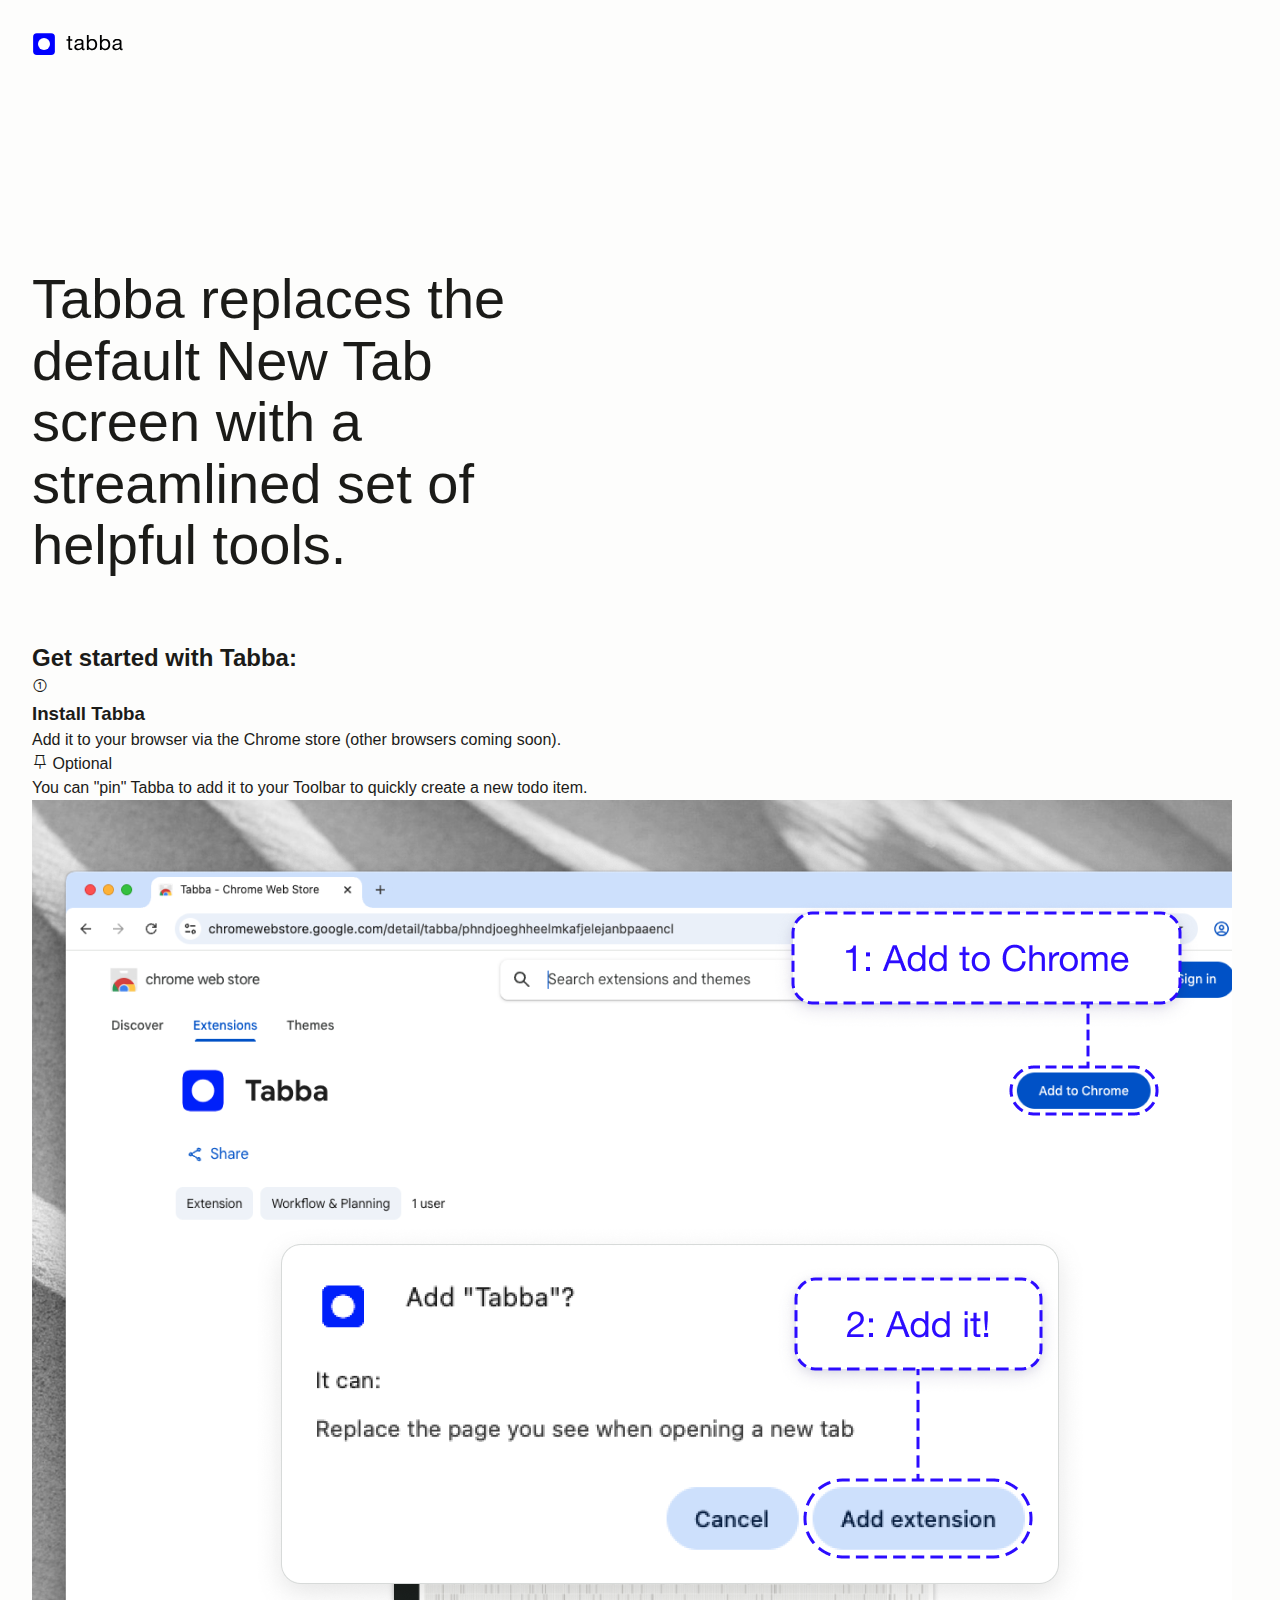
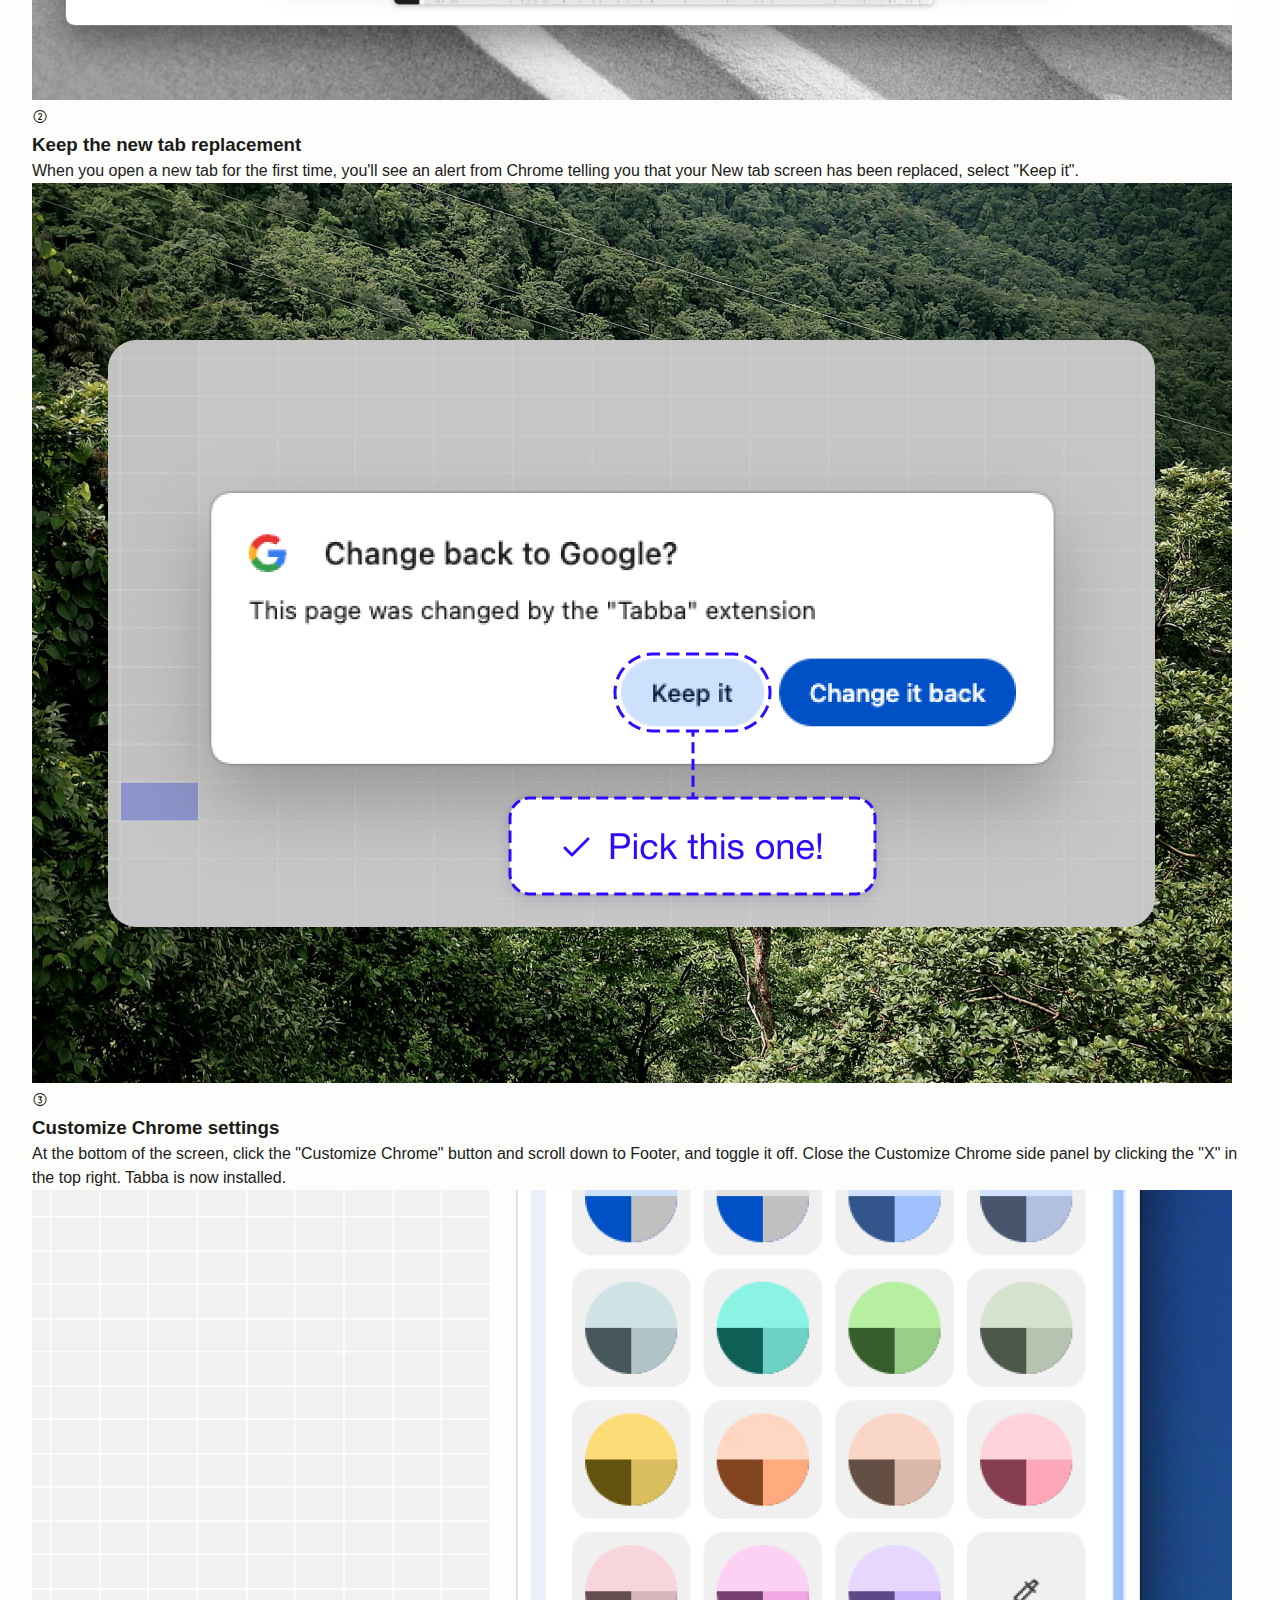
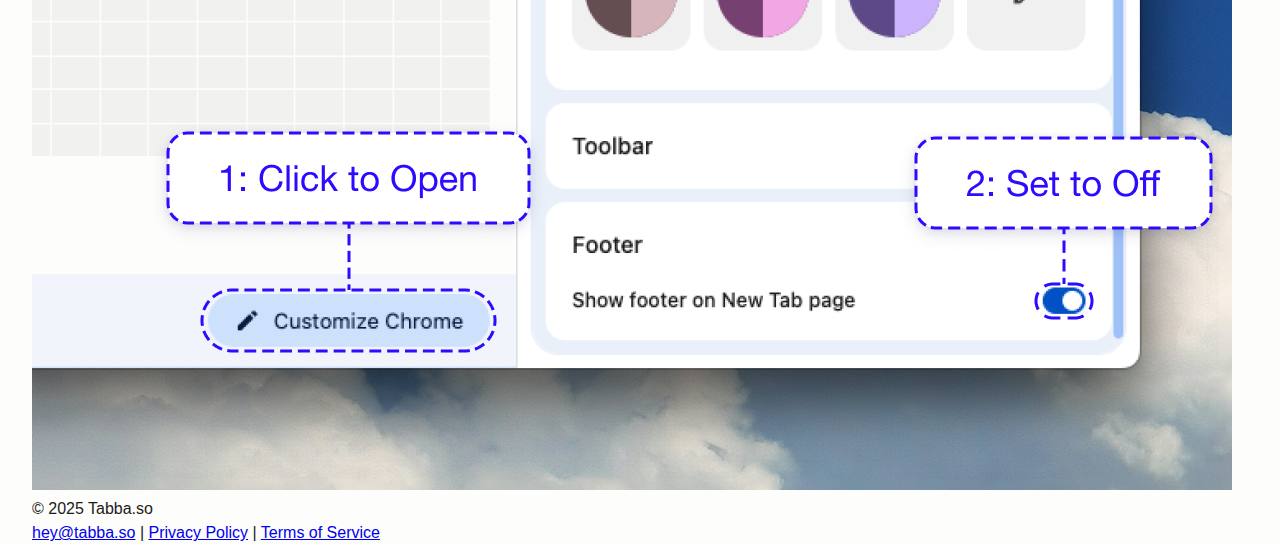
<file: install/chrome/index.html>
<!DOCTYPE html>
<html lang="en">
<head>
  <meta charset="UTF-8">
  <meta name="viewport" content="width=device-width, initial-scale=1.0">
  <title>How it Works: Chrome - Tabba</title>
  <meta name="description" content="Learn how to install Tabba on Chrome. Replace your new tab with a visual calendar grid and productivity tools.">
  <meta name="robots" content="index, follow">
  
  <!-- Security Headers -->
  <meta http-equiv="Content-Security-Policy" content="default-src 'self'; script-src 'self' 'unsafe-inline' https://cloud.umami.is; style-src 'self' 'unsafe-inline'; img-src 'self' data: https:; font-src 'self' data:; connect-src 'self' https://cloud.umami.is https://api-gateway.umami.dev;">
  <meta http-equiv="X-Content-Type-Options" content="nosniff">
  <meta name="referrer" content="strict-origin-when-cross-origin">
  
  <!-- Favicons -->
  <link rel="icon" type="image/x-icon" href="../../assets/favicon.ico">
  <link rel="icon" type="image/png" sizes="32x32" href="../../assets/favicon.png">
  <link rel="icon" type="image/png" sizes="16x16" href="../../assets/favicon.png">
  <link rel="apple-touch-icon" sizes="180x180" href="../../assets/favicon.png">
  
  <!-- Canonical URL -->
  <link rel="canonical" href="https://tabba.so/install/chrome/">
  
  <!-- Theme Color -->
  <meta name="theme-color" content="#fdfdfc">
  
  <!-- Phosphor Icons -->
  <link rel="stylesheet" type="text/css" href="../../assets/phosphor-icons/regular/style.css">
  <link rel="stylesheet" type="text/css" href="../../assets/phosphor-icons/fill/style.css">
  <!-- Styles -->
  <link rel="stylesheet" href="../../styles/variables.css">
  <link rel="stylesheet" href="../../styles/base.css">
  <link rel="stylesheet" href="../../styles/landing.css">
  <script defer src="https://cloud.umami.is/script.js" data-website-id="e64052cb-23e2-4da2-88e3-499552ff17c7"></script>
</head>
<body>
  <div class="page-content">
    <!-- Navbar -->
    <nav class="navbar">
      <div class="container">
        <div class="navbar-content">
          <a href="../../" class="navbar-logo" aria-label="Home">
            <img src="../../assets/tabba-logo.svg" alt="Tabba logo" aria-hidden="true" />
          </a>
        </div>
      </div>
    </nav>

    <!-- Hero Section -->
    <section class="hero">
      <div class="container">
        <div class="hero-content hero-content-install">
          <div class="hero-column hero-column-left">
            <h1 class="hero-headline">Tabba replaces the default New Tab screen with a streamlined set of helpful tools.</h1>
          </div>
        </div>
      </div>
    </section>

    <!-- Installation Steps Section -->
    <section class="install-section">
      <div class="container">
        <h2 class="install-headline">Get started with Tabba:</h2>
        
        <!-- Step 1 -->
        <div class="install-step">
          <div class="install-step-content">
            <div class="install-step-text">
              <div class="install-step-icon">
                <i class="ph ph-number-circle-one"></i>
              </div>
              <h3 class="install-step-title">Install Tabba</h3>
              <p class="install-step-description">Add it to your browser via the Chrome store (other browsers coming soon).</p>
              <div class="install-step-optional">
                <div class="install-step-optional-eyebrow">
                  <i class="ph ph-push-pin-simple"></i>
                  <span>Optional</span>
                </div>
                <p class="install-step-optional-text">You can "pin" Tabba to add it to your Toolbar to quickly create a new todo item.</p>
              </div>
            </div>
            <div class="install-step-image">
              <img src="../../assets/install/chrome-01.png" alt="Install Tabba from Chrome store" class="install-step-img" />
            </div>
          </div>
        </div>

        <!-- Step 2 -->
        <div class="install-step">
          <div class="install-step-content">
            <div class="install-step-text">
              <div class="install-step-icon">
                <i class="ph ph-number-circle-two"></i>
              </div>
              <h3 class="install-step-title">Keep the new tab replacement</h3>
              <p class="install-step-description">When you open a new tab for the first time, you'll see an alert from Chrome telling you that your New tab screen has been replaced, select "Keep it".</p>
            </div>
            <div class="install-step-image">
              <img src="../../assets/install/chrome-02.png" alt="Keep the new tab replacement" class="install-step-img" />
            </div>
          </div>
        </div>

        <!-- Step 3 -->
        <div class="install-step">
          <div class="install-step-content">
            <div class="install-step-text">
              <div class="install-step-icon">
                <i class="ph ph-number-circle-three"></i>
              </div>
              <h3 class="install-step-title">Customize Chrome settings</h3>
              <p class="install-step-description">At the bottom of the screen, click the "Customize Chrome" button and scroll down to Footer, and toggle it off. Close the Customize Chrome side panel by clicking the "X" in the top right. Tabba is now installed.</p>
            </div>
            <div class="install-step-image">
              <img src="../../assets/install/chrome-03.png" alt="Customize Chrome settings" class="install-step-img" />
            </div>
          </div>
        </div>
      </div>
    </section>

    <!-- Footer -->
    <footer class="footer">
      <div class="container">
        <div class="footer-content">
          <div class="footer-left">
            <p>© 2025 Tabba.so</p>
          </div>
          <div class="footer-right">
            <a href="mailto:hey@tabba.so">hey@tabba.so</a>
            <span class="footer-separator">|</span>
            <a href="../../privacy.html">Privacy Policy</a>
            <span class="footer-separator">|</span>
            <a href="../../terms.html">Terms of Service</a>
          </div>
        </div>
      </div>
    </footer>
  </div>
</body>
</html>
</file>
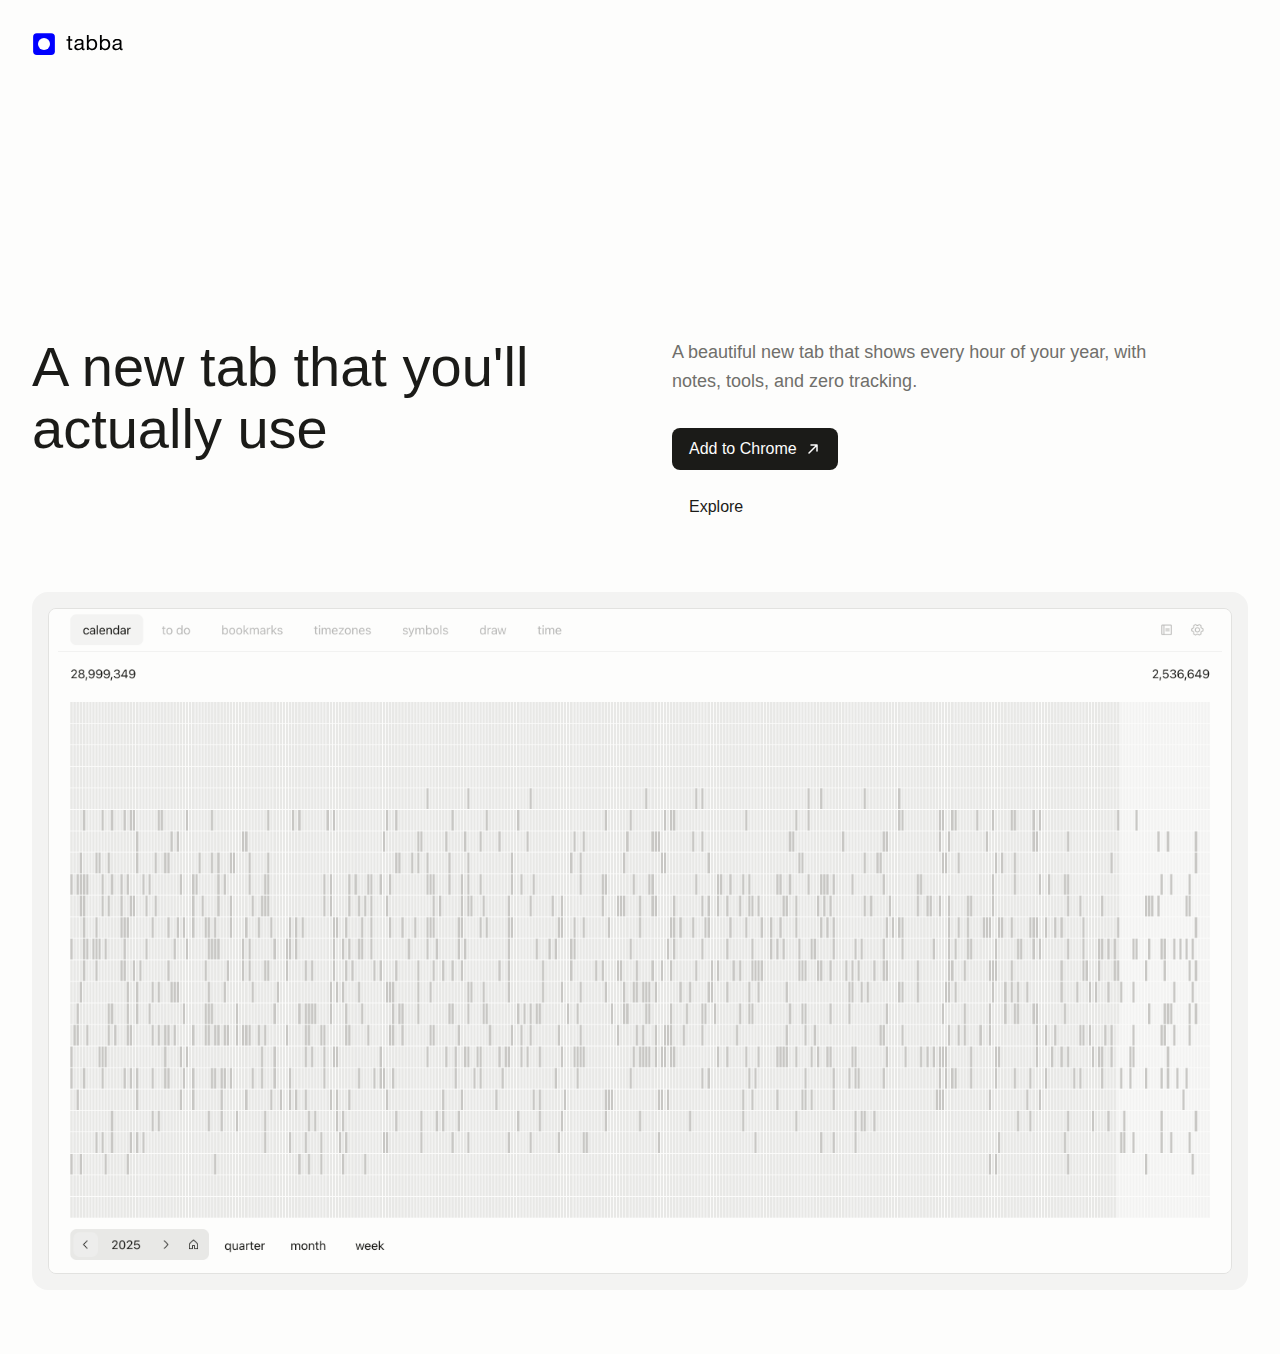
<file: index.bak.html>
<!DOCTYPE html>
<html lang="en">
<head>
  <meta charset="UTF-8">
  <meta name="viewport" content="width=device-width, initial-scale=1.0">
  <title>Arvo - New Tab Extension</title>
  <link rel="stylesheet" href="styles/variables.css">
  <link rel="stylesheet" href="styles/base.css">
  <link rel="stylesheet" href="styles/landing.css">
</head>
<body>
  <div class="page-content">
    <!-- Navbar -->
    <nav class="navbar">
      <div class="container">
        <div class="navbar-content">
          <a href="#" class="navbar-logo" aria-label="Home">
            <img src="assets/tabba-logo.svg" alt="Tabba logo" aria-hidden="true" />
          </a>
        </div>
      </div>
    </nav>

    <!-- Hero Section -->
    <section class="hero">
      <div class="container">
        <div class="hero-content">
          <div class="hero-column hero-column-left">
            <h1 class="hero-headline">A new tab that you'll actually use</h1>
          </div>
          <div class="hero-column hero-column-right">
            <p class="hero-description">A beautiful new tab that shows every hour of your year, with notes, tools, and zero tracking.</p>
            <div class="hero-actions">
              <a href="#" class="btn btn-primary">
                Add to Chrome
                <svg width="16" height="16" viewBox="0 0 16 16" fill="none" xmlns="http://www.w3.org/2000/svg" aria-hidden="true">
                  <path d="M6 4H12V10M12 4L4 12" stroke="currentColor" stroke-width="1.5" stroke-linecap="round" stroke-linejoin="round"/>
                </svg>
              </a>
              <a href="#" class="btn btn-tertiary">Explore</a>
            </div>
          </div>
        </div>
      </div>
      
      <!-- Screenshot Section -->
     <div class="container">
      <div class="hero-screenshot">
        <div class="screenshot-frame">
          <div class="screenshot-image-frame">
            <img src="assets/hero.png" alt="Tabba extension interface" class="screenshot-image">
          </div>
        </div>
      </div>
    </div>
    </section>
  </div>
</body>
</html>
</file>
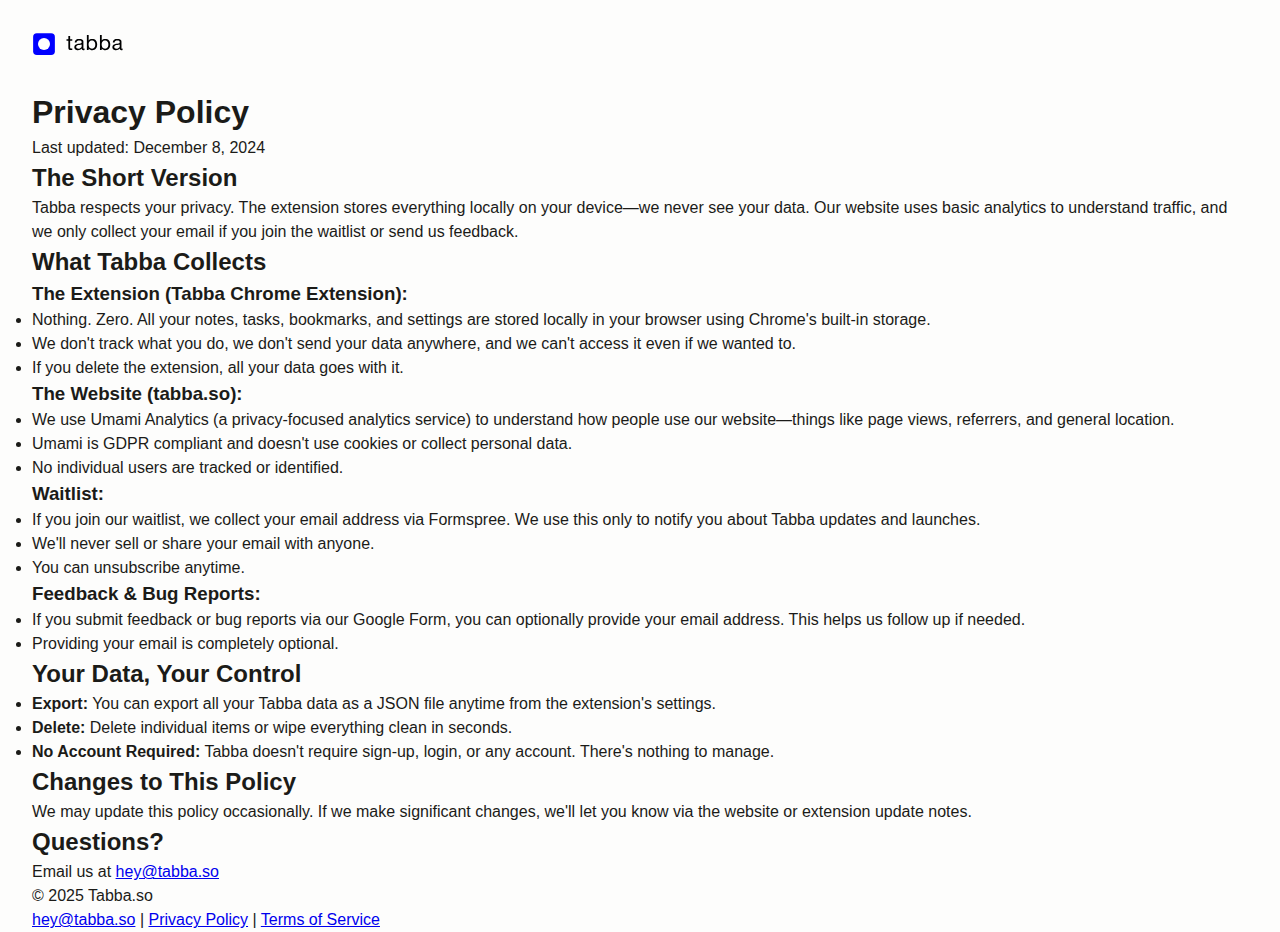
<file: privacy.html>
<!DOCTYPE html>
<html lang="en">
<head>
  <meta charset="UTF-8">
  <meta name="viewport" content="width=device-width, initial-scale=1.0">
  <title>Privacy Policy - Tabba</title>
  <meta name="description" content="Privacy Policy for Tabba - A new tab extension that shows every hour of your year, with notes, tools, and zero tracking.">
  <meta name="robots" content="index, follow">
  
  <!-- Security Headers -->
  <meta http-equiv="Content-Security-Policy" content="default-src 'self'; script-src 'self' 'unsafe-inline' https://cloud.umami.is https://formspree.io; style-src 'self' 'unsafe-inline'; img-src 'self' data: https:; font-src 'self' data:; connect-src 'self' https://cloud.umami.is https://api-gateway.umami.dev https://formspree.io;">
  <meta http-equiv="X-Content-Type-Options" content="nosniff">
  <meta name="referrer" content="strict-origin-when-cross-origin">
  
  <!-- Favicons -->
  <link rel="icon" type="image/x-icon" href="assets/favicon.ico">
  <link rel="icon" type="image/png" sizes="32x32" href="assets/favicon.png">
  <link rel="icon" type="image/png" sizes="16x16" href="assets/favicon.png">
  <link rel="apple-touch-icon" sizes="180x180" href="assets/favicon.png">
  
  <!-- Open Graph / Facebook -->
  <meta property="og:type" content="website">
  <meta property="og:url" content="https://tabba.so/privacy.html">
  <meta property="og:title" content="Privacy Policy - Tabba">
  <meta property="og:description" content="Privacy Policy for Tabba - A new tab extension that shows every hour of your year, with notes, tools, and zero tracking.">
  <meta property="og:image" content="https://tabba.so/assets/og-image.png">
  <meta property="og:image:width" content="1200">
  <meta property="og:image:height" content="630">
  <meta property="og:site_name" content="Tabba">
  
  <!-- Twitter -->
  <meta name="twitter:card" content="summary_large_image">
  <meta name="twitter:url" content="https://tabba.so/privacy.html">
  <meta name="twitter:title" content="Privacy Policy - Tabba">
  <meta name="twitter:description" content="Privacy Policy for Tabba - A new tab extension that shows every hour of your year, with notes, tools, and zero tracking.">
  <meta name="twitter:image" content="https://tabba.so/assets/og-image.png">
  
  <!-- Canonical URL -->
  <link rel="canonical" href="https://tabba.so/privacy.html">
  
  <!-- Theme Color -->
  <meta name="theme-color" content="#fdfdfc">
  
  <!-- Phosphor Icons -->
  <link rel="stylesheet" type="text/css" href="assets/phosphor-icons/regular/style.css">
  <link rel="stylesheet" type="text/css" href="assets/phosphor-icons/fill/style.css">
  <!-- Styles -->
  <link rel="stylesheet" href="styles/variables.css">
  <link rel="stylesheet" href="styles/base.css">
  <link rel="stylesheet" href="styles/landing.css">
  <script defer src="https://cloud.umami.is/script.js" data-website-id="e64052cb-23e2-4da2-88e3-499552ff17c7"></script>
</head>
<body>
  <div class="page-content">
    <!-- Navbar -->
    <nav class="navbar">
      <div class="container">
        <div class="navbar-content">
          <a href="/" class="navbar-logo" aria-label="Home">
            <img src="assets/tabba-logo.svg" alt="Tabba logo" aria-hidden="true" />
          </a>
        </div>
      </div>
    </nav>

    <!-- Content Section -->
    <section class="content-section">
      <div class="container">
        <div class="content-wrapper">
          <h1>Privacy Policy</h1>
          <p class="last-updated">Last updated: December 8, 2024</p>
          
          <h2>The Short Version</h2>
          <p>Tabba respects your privacy. The extension stores everything locally on your device—we never see your data. Our website uses basic analytics to understand traffic, and we only collect your email if you join the waitlist or send us feedback.</p>
          
          <h2>What Tabba Collects</h2>
          
          <h3>The Extension (Tabba Chrome Extension):</h3>
          <ul>
            <li>Nothing. Zero. All your notes, tasks, bookmarks, and settings are stored locally in your browser using Chrome's built-in storage.</li>
            <li>We don't track what you do, we don't send your data anywhere, and we can't access it even if we wanted to.</li>
            <li>If you delete the extension, all your data goes with it.</li>
          </ul>
          
          <h3>The Website (tabba.so):</h3>
          <ul>
            <li>We use Umami Analytics (a privacy-focused analytics service) to understand how people use our website—things like page views, referrers, and general location.</li>
            <li>Umami is GDPR compliant and doesn't use cookies or collect personal data.</li>
            <li>No individual users are tracked or identified.</li>
          </ul>
          
          <h3>Waitlist:</h3>
          <ul>
            <li>If you join our waitlist, we collect your email address via Formspree. We use this only to notify you about Tabba updates and launches.</li>
            <li>We'll never sell or share your email with anyone.</li>
            <li>You can unsubscribe anytime.</li>
          </ul>
          
          <h3>Feedback & Bug Reports:</h3>
          <ul>
            <li>If you submit feedback or bug reports via our Google Form, you can optionally provide your email address. This helps us follow up if needed.</li>
            <li>Providing your email is completely optional.</li>
          </ul>
          
          <h2>Your Data, Your Control</h2>
          <ul>
            <li><strong>Export:</strong> You can export all your Tabba data as a JSON file anytime from the extension's settings.</li>
            <li><strong>Delete:</strong> Delete individual items or wipe everything clean in seconds.</li>
            <li><strong>No Account Required:</strong> Tabba doesn't require sign-up, login, or any account. There's nothing to manage.</li>
          </ul>
          
          <h2>Changes to This Policy</h2>
          <p>We may update this policy occasionally. If we make significant changes, we'll let you know via the website or extension update notes.</p>
          
          <h2>Questions?</h2>
          <p>Email us at <a href="mailto:hey@tabba.so">hey@tabba.so</a></p>
        </div>
      </div>
    </section>

    <!-- Footer -->
    <footer class="footer">
      <div class="container">
        <div class="footer-content">
          <div class="footer-left">
            <p>© 2025 Tabba.so</p>
          </div>
          <div class="footer-right">
            <a href="mailto:hey@tabba.so">hey@tabba.so</a>
            <span class="footer-separator">|</span>
            <a href="privacy.html">Privacy Policy</a>
            <span class="footer-separator">|</span>
            <a href="terms.html">Terms of Service</a>
          </div>
        </div>
      </div>
    </footer>
  </div>
</body>
</html>
</file>
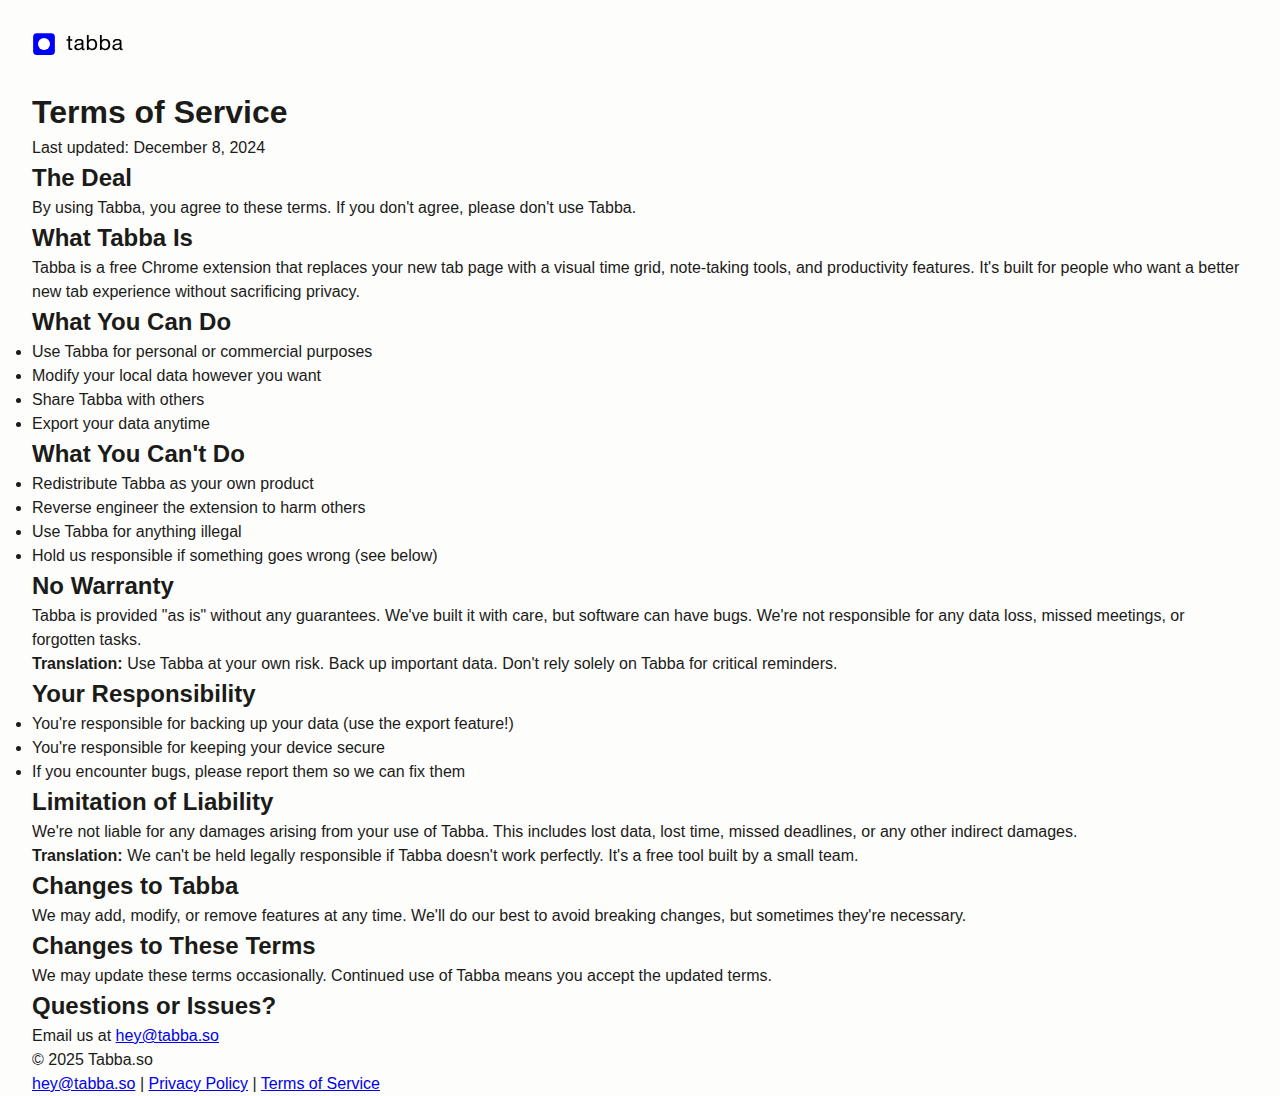
<file: terms.html>
<!DOCTYPE html>
<html lang="en">
<head>
  <meta charset="UTF-8">
  <meta name="viewport" content="width=device-width, initial-scale=1.0">
  <title>Terms of Service - Tabba</title>
  <meta name="description" content="Terms of Service for Tabba - A new tab extension that shows every hour of your year, with notes, tools, and zero tracking.">
  <meta name="robots" content="index, follow">
  
  <!-- Security Headers -->
  <meta http-equiv="Content-Security-Policy" content="default-src 'self'; script-src 'self' 'unsafe-inline' https://cloud.umami.is https://formspree.io; style-src 'self' 'unsafe-inline'; img-src 'self' data: https:; font-src 'self' data:; connect-src 'self' https://cloud.umami.is https://api-gateway.umami.dev https://formspree.io;">
  <meta http-equiv="X-Content-Type-Options" content="nosniff">
  <meta name="referrer" content="strict-origin-when-cross-origin">
  
  <!-- Favicons -->
  <link rel="icon" type="image/x-icon" href="assets/favicon.ico">
  <link rel="icon" type="image/png" sizes="32x32" href="assets/favicon.png">
  <link rel="icon" type="image/png" sizes="16x16" href="assets/favicon.png">
  <link rel="apple-touch-icon" sizes="180x180" href="assets/favicon.png">
  
  <!-- Open Graph / Facebook -->
  <meta property="og:type" content="website">
  <meta property="og:url" content="https://tabba.so/terms.html">
  <meta property="og:title" content="Terms of Service - Tabba">
  <meta property="og:description" content="Terms of Service for Tabba - A new tab extension that shows every hour of your year, with notes, tools, and zero tracking.">
  <meta property="og:image" content="https://tabba.so/assets/og-image.png">
  <meta property="og:image:width" content="1200">
  <meta property="og:image:height" content="630">
  <meta property="og:site_name" content="Tabba">
  
  <!-- Twitter -->
  <meta name="twitter:card" content="summary_large_image">
  <meta name="twitter:url" content="https://tabba.so/terms.html">
  <meta name="twitter:title" content="Terms of Service - Tabba">
  <meta name="twitter:description" content="Terms of Service for Tabba - A new tab extension that shows every hour of your year, with notes, tools, and zero tracking.">
  <meta name="twitter:image" content="https://tabba.so/assets/og-image.png">
  
  <!-- Canonical URL -->
  <link rel="canonical" href="https://tabba.so/terms.html">
  
  <!-- Theme Color -->
  <meta name="theme-color" content="#fdfdfc">
  
  <!-- Phosphor Icons -->
  <link rel="stylesheet" type="text/css" href="assets/phosphor-icons/regular/style.css">
  <link rel="stylesheet" type="text/css" href="assets/phosphor-icons/fill/style.css">
  <!-- Styles -->
  <link rel="stylesheet" href="styles/variables.css">
  <link rel="stylesheet" href="styles/base.css">
  <link rel="stylesheet" href="styles/landing.css">
  <script defer src="https://cloud.umami.is/script.js" data-website-id="e64052cb-23e2-4da2-88e3-499552ff17c7"></script>
</head>
<body>
  <div class="page-content">
    <!-- Navbar -->
    <nav class="navbar">
      <div class="container">
        <div class="navbar-content">
          <a href="/" class="navbar-logo" aria-label="Home">
            <img src="assets/tabba-logo.svg" alt="Tabba logo" aria-hidden="true" />
          </a>
        </div>
      </div>
    </nav>

    <!-- Content Section -->
    <section class="content-section">
      <div class="container">
        <div class="content-wrapper">
          <h1>Terms of Service</h1>
          <p class="last-updated">Last updated: December 8, 2024</p>
          
          <h2>The Deal</h2>
          <p>By using Tabba, you agree to these terms. If you don't agree, please don't use Tabba.</p>
          
          <h2>What Tabba Is</h2>
          <p>Tabba is a free Chrome extension that replaces your new tab page with a visual time grid, note-taking tools, and productivity features. It's built for people who want a better new tab experience without sacrificing privacy.</p>
          
          <h2>What You Can Do</h2>
          <ul>
            <li>Use Tabba for personal or commercial purposes</li>
            <li>Modify your local data however you want</li>
            <li>Share Tabba with others</li>
            <li>Export your data anytime</li>
          </ul>
          
          <h2>What You Can't Do</h2>
          <ul>
            <li>Redistribute Tabba as your own product</li>
            <li>Reverse engineer the extension to harm others</li>
            <li>Use Tabba for anything illegal</li>
            <li>Hold us responsible if something goes wrong (see below)</li>
          </ul>
          
          <h2>No Warranty</h2>
          <p>Tabba is provided "as is" without any guarantees. We've built it with care, but software can have bugs. We're not responsible for any data loss, missed meetings, or forgotten tasks.</p>
          <p><strong>Translation:</strong> Use Tabba at your own risk. Back up important data. Don't rely solely on Tabba for critical reminders.</p>
          
          <h2>Your Responsibility</h2>
          <ul>
            <li>You're responsible for backing up your data (use the export feature!)</li>
            <li>You're responsible for keeping your device secure</li>
            <li>If you encounter bugs, please report them so we can fix them</li>
          </ul>
          
          <h2>Limitation of Liability</h2>
          <p>We're not liable for any damages arising from your use of Tabba. This includes lost data, lost time, missed deadlines, or any other indirect damages.</p>
          <p><strong>Translation:</strong> We can't be held legally responsible if Tabba doesn't work perfectly. It's a free tool built by a small team.</p>
          
          <h2>Changes to Tabba</h2>
          <p>We may add, modify, or remove features at any time. We'll do our best to avoid breaking changes, but sometimes they're necessary.</p>
          
          <h2>Changes to These Terms</h2>
          <p>We may update these terms occasionally. Continued use of Tabba means you accept the updated terms.</p>
          
          <h2>Questions or Issues?</h2>
          <p>Email us at <a href="mailto:hey@tabba.so">hey@tabba.so</a></p>
        </div>
      </div>
    </section>

    <!-- Footer -->
    <footer class="footer">
      <div class="container">
        <div class="footer-content">
          <div class="footer-left">
            <p>© 2025 Tabba.so</p>
          </div>
          <div class="footer-right">
            <a href="mailto:hey@tabba.so">hey@tabba.so</a>
            <span class="footer-separator">|</span>
            <a href="privacy.html">Privacy Policy</a>
            <span class="footer-separator">|</span>
            <a href="terms.html">Terms of Service</a>
          </div>
        </div>
      </div>
    </footer>
  </div>
  
  <script>
    // Track page view with custom title
    function trackPageView() {
      if (typeof window.umami !== 'undefined' && window.umami.track) {
        window.umami.track(props => ({
          ...props,
          url: window.location.pathname,
          title: 'Terms of Service'
        }));
      }
    }
    
    // Wait for Umami to load, then track page view
    if (document.readyState === 'loading') {
      document.addEventListener('DOMContentLoaded', trackPageView);
    } else {
      // If DOM is already loaded, wait a bit for Umami script to load
      setTimeout(trackPageView, 100);
    }
  </script>
</body>
</html>
</file>
<file: assets/phosphor-icons/regular/style.css>
@font-face {
  font-family: "Phosphor";
  src:
    url("./Phosphor.woff2") format("woff2"),
    url("./Phosphor.woff") format("woff"),
    url("./Phosphor.ttf") format("truetype"),
    url("./Phosphor.svg#Phosphor") format("svg");
  font-weight: normal;
  font-style: normal;
  font-display: block;
}

.ph {
  /* use !important to prevent issues with browser extensions that change fonts */
  font-family: "Phosphor" !important;
  speak: never;
  font-style: normal;
  font-weight: normal;
  font-variant: normal;
  text-transform: none;
  line-height: 1;

  /* Enable Ligatures ================ */
  letter-spacing: 0;
  -webkit-font-feature-settings: "liga";
  -moz-font-feature-settings: "liga=1";
  -moz-font-feature-settings: "liga";
  -ms-font-feature-settings: "liga" 1;
  font-feature-settings: "liga";
  -webkit-font-variant-ligatures: discretionary-ligatures;
  font-variant-ligatures: discretionary-ligatures;

  /* Better Font Rendering =========== */
  -webkit-font-smoothing: antialiased;
  -moz-osx-font-smoothing: grayscale;
}

.ph.ph-acorn:before {
  content: "\eb9a";
}
.ph.ph-address-book:before {
  content: "\e6f8";
}
.ph.ph-address-book-tabs:before {
  content: "\ee4e";
}
.ph.ph-air-traffic-control:before {
  content: "\ecd8";
}
.ph.ph-airplane:before {
  content: "\e002";
}
.ph.ph-airplane-in-flight:before {
  content: "\e4fe";
}
.ph.ph-airplane-landing:before {
  content: "\e502";
}
.ph.ph-airplane-takeoff:before {
  content: "\e504";
}
.ph.ph-airplane-taxiing:before {
  content: "\e500";
}
.ph.ph-airplane-tilt:before {
  content: "\e5d6";
}
.ph.ph-airplay:before {
  content: "\e004";
}
.ph.ph-alarm:before {
  content: "\e006";
}
.ph.ph-alien:before {
  content: "\e8a6";
}
.ph.ph-align-bottom:before {
  content: "\e506";
}
.ph.ph-align-bottom-simple:before {
  content: "\eb0c";
}
.ph.ph-align-center-horizontal:before {
  content: "\e50a";
}
.ph.ph-align-center-horizontal-simple:before {
  content: "\eb0e";
}
.ph.ph-align-center-vertical:before {
  content: "\e50c";
}
.ph.ph-align-center-vertical-simple:before {
  content: "\eb10";
}
.ph.ph-align-left:before {
  content: "\e50e";
}
.ph.ph-align-left-simple:before {
  content: "\eaee";
}
.ph.ph-align-right:before {
  content: "\e510";
}
.ph.ph-align-right-simple:before {
  content: "\eb12";
}
.ph.ph-align-top:before {
  content: "\e512";
}
.ph.ph-align-top-simple:before {
  content: "\eb14";
}
.ph.ph-amazon-logo:before {
  content: "\e96c";
}
.ph.ph-ambulance:before {
  content: "\e572";
}
.ph.ph-anchor:before {
  content: "\e514";
}
.ph.ph-anchor-simple:before {
  content: "\e5d8";
}
.ph.ph-android-logo:before {
  content: "\e008";
}
.ph.ph-angle:before {
  content: "\e7bc";
}
.ph.ph-angular-logo:before {
  content: "\eb80";
}
.ph.ph-aperture:before {
  content: "\e00a";
}
.ph.ph-app-store-logo:before {
  content: "\e974";
}
.ph.ph-app-window:before {
  content: "\e5da";
}
.ph.ph-apple-logo:before {
  content: "\e516";
}
.ph.ph-apple-podcasts-logo:before {
  content: "\eb96";
}
.ph.ph-approximate-equals:before {
  content: "\edaa";
}
.ph.ph-archive:before {
  content: "\e00c";
}
.ph.ph-armchair:before {
  content: "\e012";
}
.ph.ph-arrow-arc-left:before {
  content: "\e014";
}
.ph.ph-arrow-arc-right:before {
  content: "\e016";
}
.ph.ph-arrow-bend-double-up-left:before {
  content: "\e03a";
}
.ph.ph-arrow-bend-double-up-right:before {
  content: "\e03c";
}
.ph.ph-arrow-bend-down-left:before {
  content: "\e018";
}
.ph.ph-arrow-bend-down-right:before {
  content: "\e01a";
}
.ph.ph-arrow-bend-left-down:before {
  content: "\e01c";
}
.ph.ph-arrow-bend-left-up:before {
  content: "\e01e";
}
.ph.ph-arrow-bend-right-down:before {
  content: "\e020";
}
.ph.ph-arrow-bend-right-up:before {
  content: "\e022";
}
.ph.ph-arrow-bend-up-left:before {
  content: "\e024";
}
.ph.ph-arrow-bend-up-right:before {
  content: "\e026";
}
.ph.ph-arrow-circle-down:before {
  content: "\e028";
}
.ph.ph-arrow-circle-down-left:before {
  content: "\e02a";
}
.ph.ph-arrow-circle-down-right:before {
  content: "\e02c";
}
.ph.ph-arrow-circle-left:before {
  content: "\e05a";
}
.ph.ph-arrow-circle-right:before {
  content: "\e02e";
}
.ph.ph-arrow-circle-up:before {
  content: "\e030";
}
.ph.ph-arrow-circle-up-left:before {
  content: "\e032";
}
.ph.ph-arrow-circle-up-right:before {
  content: "\e034";
}
.ph.ph-arrow-clockwise:before {
  content: "\e036";
}
.ph.ph-arrow-counter-clockwise:before {
  content: "\e038";
}
.ph.ph-arrow-down:before {
  content: "\e03e";
}
.ph.ph-arrow-down-left:before {
  content: "\e040";
}
.ph.ph-arrow-down-right:before {
  content: "\e042";
}
.ph.ph-arrow-elbow-down-left:before {
  content: "\e044";
}
.ph.ph-arrow-elbow-down-right:before {
  content: "\e046";
}
.ph.ph-arrow-elbow-left:before {
  content: "\e048";
}
.ph.ph-arrow-elbow-left-down:before {
  content: "\e04a";
}
.ph.ph-arrow-elbow-left-up:before {
  content: "\e04c";
}
.ph.ph-arrow-elbow-right:before {
  content: "\e04e";
}
.ph.ph-arrow-elbow-right-down:before {
  content: "\e050";
}
.ph.ph-arrow-elbow-right-up:before {
  content: "\e052";
}
.ph.ph-arrow-elbow-up-left:before {
  content: "\e054";
}
.ph.ph-arrow-elbow-up-right:before {
  content: "\e056";
}
.ph.ph-arrow-fat-down:before {
  content: "\e518";
}
.ph.ph-arrow-fat-left:before {
  content: "\e51a";
}
.ph.ph-arrow-fat-line-down:before {
  content: "\e51c";
}
.ph.ph-arrow-fat-line-left:before {
  content: "\e51e";
}
.ph.ph-arrow-fat-line-right:before {
  content: "\e520";
}
.ph.ph-arrow-fat-line-up:before {
  content: "\e522";
}
.ph.ph-arrow-fat-lines-down:before {
  content: "\e524";
}
.ph.ph-arrow-fat-lines-left:before {
  content: "\e526";
}
.ph.ph-arrow-fat-lines-right:before {
  content: "\e528";
}
.ph.ph-arrow-fat-lines-up:before {
  content: "\e52a";
}
.ph.ph-arrow-fat-right:before {
  content: "\e52c";
}
.ph.ph-arrow-fat-up:before {
  content: "\e52e";
}
.ph.ph-arrow-left:before {
  content: "\e058";
}
.ph.ph-arrow-line-down:before {
  content: "\e05c";
}
.ph.ph-arrow-line-down-left:before {
  content: "\e05e";
}
.ph.ph-arrow-line-down-right:before {
  content: "\e060";
}
.ph.ph-arrow-line-left:before {
  content: "\e062";
}
.ph.ph-arrow-line-right:before {
  content: "\e064";
}
.ph.ph-arrow-line-up:before {
  content: "\e066";
}
.ph.ph-arrow-line-up-left:before {
  content: "\e068";
}
.ph.ph-arrow-line-up-right:before {
  content: "\e06a";
}
.ph.ph-arrow-right:before {
  content: "\e06c";
}
.ph.ph-arrow-square-down:before {
  content: "\e06e";
}
.ph.ph-arrow-square-down-left:before {
  content: "\e070";
}
.ph.ph-arrow-square-down-right:before {
  content: "\e072";
}
.ph.ph-arrow-square-in:before {
  content: "\e5dc";
}
.ph.ph-arrow-square-left:before {
  content: "\e074";
}
.ph.ph-arrow-square-out:before {
  content: "\e5de";
}
.ph.ph-arrow-square-right:before {
  content: "\e076";
}
.ph.ph-arrow-square-up:before {
  content: "\e078";
}
.ph.ph-arrow-square-up-left:before {
  content: "\e07a";
}
.ph.ph-arrow-square-up-right:before {
  content: "\e07c";
}
.ph.ph-arrow-u-down-left:before {
  content: "\e07e";
}
.ph.ph-arrow-u-down-right:before {
  content: "\e080";
}
.ph.ph-arrow-u-left-down:before {
  content: "\e082";
}
.ph.ph-arrow-u-left-up:before {
  content: "\e084";
}
.ph.ph-arrow-u-right-down:before {
  content: "\e086";
}
.ph.ph-arrow-u-right-up:before {
  content: "\e088";
}
.ph.ph-arrow-u-up-left:before {
  content: "\e08a";
}
.ph.ph-arrow-u-up-right:before {
  content: "\e08c";
}
.ph.ph-arrow-up:before {
  content: "\e08e";
}
.ph.ph-arrow-up-left:before {
  content: "\e090";
}
.ph.ph-arrow-up-right:before {
  content: "\e092";
}
.ph.ph-arrows-clockwise:before {
  content: "\e094";
}
.ph.ph-arrows-counter-clockwise:before {
  content: "\e096";
}
.ph.ph-arrows-down-up:before {
  content: "\e098";
}
.ph.ph-arrows-horizontal:before {
  content: "\eb06";
}
.ph.ph-arrows-in:before {
  content: "\e09a";
}
.ph.ph-arrows-in-cardinal:before {
  content: "\e09c";
}
.ph.ph-arrows-in-line-horizontal:before {
  content: "\e530";
}
.ph.ph-arrows-in-line-vertical:before {
  content: "\e532";
}
.ph.ph-arrows-in-simple:before {
  content: "\e09e";
}
.ph.ph-arrows-left-right:before {
  content: "\e0a0";
}
.ph.ph-arrows-merge:before {
  content: "\ed3e";
}
.ph.ph-arrows-out:before {
  content: "\e0a2";
}
.ph.ph-arrows-out-cardinal:before {
  content: "\e0a4";
}
.ph.ph-arrows-out-line-horizontal:before {
  content: "\e534";
}
.ph.ph-arrows-out-line-vertical:before {
  content: "\e536";
}
.ph.ph-arrows-out-simple:before {
  content: "\e0a6";
}
.ph.ph-arrows-split:before {
  content: "\ed3c";
}
.ph.ph-arrows-vertical:before {
  content: "\eb04";
}
.ph.ph-article:before {
  content: "\e0a8";
}
.ph.ph-article-medium:before {
  content: "\e5e0";
}
.ph.ph-article-ny-times:before {
  content: "\e5e2";
}
.ph.ph-asclepius:before {
  content: "\ee34";
}
.ph.ph-caduceus:before {
  content: "\ee34";
}
.ph.ph-asterisk:before {
  content: "\e0aa";
}
.ph.ph-asterisk-simple:before {
  content: "\e832";
}
.ph.ph-at:before {
  content: "\e0ac";
}
.ph.ph-atom:before {
  content: "\e5e4";
}
.ph.ph-avocado:before {
  content: "\ee04";
}
.ph.ph-axe:before {
  content: "\e9fc";
}
.ph.ph-baby:before {
  content: "\e774";
}
.ph.ph-baby-carriage:before {
  content: "\e818";
}
.ph.ph-backpack:before {
  content: "\e922";
}
.ph.ph-backspace:before {
  content: "\e0ae";
}
.ph.ph-bag:before {
  content: "\e0b0";
}
.ph.ph-bag-simple:before {
  content: "\e5e6";
}
.ph.ph-balloon:before {
  content: "\e76c";
}
.ph.ph-bandaids:before {
  content: "\e0b2";
}
.ph.ph-bank:before {
  content: "\e0b4";
}
.ph.ph-barbell:before {
  content: "\e0b6";
}
.ph.ph-barcode:before {
  content: "\e0b8";
}
.ph.ph-barn:before {
  content: "\ec72";
}
.ph.ph-barricade:before {
  content: "\e948";
}
.ph.ph-baseball:before {
  content: "\e71a";
}
.ph.ph-baseball-cap:before {
  content: "\ea28";
}
.ph.ph-baseball-helmet:before {
  content: "\ee4a";
}
.ph.ph-basket:before {
  content: "\e964";
}
.ph.ph-basketball:before {
  content: "\e724";
}
.ph.ph-bathtub:before {
  content: "\e81e";
}
.ph.ph-battery-charging:before {
  content: "\e0ba";
}
.ph.ph-battery-charging-vertical:before {
  content: "\e0bc";
}
.ph.ph-battery-empty:before {
  content: "\e0be";
}
.ph.ph-battery-full:before {
  content: "\e0c0";
}
.ph.ph-battery-high:before {
  content: "\e0c2";
}
.ph.ph-battery-low:before {
  content: "\e0c4";
}
.ph.ph-battery-medium:before {
  content: "\e0c6";
}
.ph.ph-battery-plus:before {
  content: "\e808";
}
.ph.ph-battery-plus-vertical:before {
  content: "\ec50";
}
.ph.ph-battery-vertical-empty:before {
  content: "\e7c6";
}
.ph.ph-battery-vertical-full:before {
  content: "\e7c4";
}
.ph.ph-battery-vertical-high:before {
  content: "\e7c2";
}
.ph.ph-battery-vertical-low:before {
  content: "\e7be";
}
.ph.ph-battery-vertical-medium:before {
  content: "\e7c0";
}
.ph.ph-battery-warning:before {
  content: "\e0c8";
}
.ph.ph-battery-warning-vertical:before {
  content: "\e0ca";
}
.ph.ph-beach-ball:before {
  content: "\ed24";
}
.ph.ph-beanie:before {
  content: "\ea2a";
}
.ph.ph-bed:before {
  content: "\e0cc";
}
.ph.ph-beer-bottle:before {
  content: "\e7b0";
}
.ph.ph-beer-stein:before {
  content: "\eb62";
}
.ph.ph-behance-logo:before {
  content: "\e7f4";
}
.ph.ph-bell:before {
  content: "\e0ce";
}
.ph.ph-bell-ringing:before {
  content: "\e5e8";
}
.ph.ph-bell-simple:before {
  content: "\e0d0";
}
.ph.ph-bell-simple-ringing:before {
  content: "\e5ea";
}
.ph.ph-bell-simple-slash:before {
  content: "\e0d2";
}
.ph.ph-bell-simple-z:before {
  content: "\e5ec";
}
.ph.ph-bell-slash:before {
  content: "\e0d4";
}
.ph.ph-bell-z:before {
  content: "\e5ee";
}
.ph.ph-belt:before {
  content: "\ea2c";
}
.ph.ph-bezier-curve:before {
  content: "\eb00";
}
.ph.ph-bicycle:before {
  content: "\e0d6";
}
.ph.ph-binary:before {
  content: "\ee60";
}
.ph.ph-binoculars:before {
  content: "\ea64";
}
.ph.ph-biohazard:before {
  content: "\e9e0";
}
.ph.ph-bird:before {
  content: "\e72c";
}
.ph.ph-blueprint:before {
  content: "\eda0";
}
.ph.ph-bluetooth:before {
  content: "\e0da";
}
.ph.ph-bluetooth-connected:before {
  content: "\e0dc";
}
.ph.ph-bluetooth-slash:before {
  content: "\e0de";
}
.ph.ph-bluetooth-x:before {
  content: "\e0e0";
}
.ph.ph-boat:before {
  content: "\e786";
}
.ph.ph-bomb:before {
  content: "\ee0a";
}
.ph.ph-bone:before {
  content: "\e7f2";
}
.ph.ph-book:before {
  content: "\e0e2";
}
.ph.ph-book-bookmark:before {
  content: "\e0e4";
}
.ph.ph-book-open:before {
  content: "\e0e6";
}
.ph.ph-book-open-text:before {
  content: "\e8f2";
}
.ph.ph-book-open-user:before {
  content: "\ede0";
}
.ph.ph-bookmark:before {
  content: "\e0e8";
}
.ph.ph-bookmark-simple:before {
  content: "\e0ea";
}
.ph.ph-bookmarks:before {
  content: "\e0ec";
}
.ph.ph-bookmarks-simple:before {
  content: "\e5f0";
}
.ph.ph-books:before {
  content: "\e758";
}
.ph.ph-boot:before {
  content: "\ecca";
}
.ph.ph-boules:before {
  content: "\e722";
}
.ph.ph-bounding-box:before {
  content: "\e6ce";
}
.ph.ph-bowl-food:before {
  content: "\eaa4";
}
.ph.ph-bowl-steam:before {
  content: "\e8e4";
}
.ph.ph-bowling-ball:before {
  content: "\ea34";
}
.ph.ph-box-arrow-down:before {
  content: "\e00e";
}
.ph.ph-archive-box:before {
  content: "\e00e";
}
.ph.ph-box-arrow-up:before {
  content: "\ee54";
}
.ph.ph-boxing-glove:before {
  content: "\ea36";
}
.ph.ph-brackets-angle:before {
  content: "\e862";
}
.ph.ph-brackets-curly:before {
  content: "\e860";
}
.ph.ph-brackets-round:before {
  content: "\e864";
}
.ph.ph-brackets-square:before {
  content: "\e85e";
}
.ph.ph-brain:before {
  content: "\e74e";
}
.ph.ph-brandy:before {
  content: "\e6b4";
}
.ph.ph-bread:before {
  content: "\e81c";
}
.ph.ph-bridge:before {
  content: "\ea68";
}
.ph.ph-briefcase:before {
  content: "\e0ee";
}
.ph.ph-briefcase-metal:before {
  content: "\e5f2";
}
.ph.ph-broadcast:before {
  content: "\e0f2";
}
.ph.ph-broom:before {
  content: "\ec54";
}
.ph.ph-browser:before {
  content: "\e0f4";
}
.ph.ph-browsers:before {
  content: "\e0f6";
}
.ph.ph-bug:before {
  content: "\e5f4";
}
.ph.ph-bug-beetle:before {
  content: "\e5f6";
}
.ph.ph-bug-droid:before {
  content: "\e5f8";
}
.ph.ph-building:before {
  content: "\e100";
}
.ph.ph-building-apartment:before {
  content: "\e0fe";
}
.ph.ph-building-office:before {
  content: "\e0ff";
}
.ph.ph-buildings:before {
  content: "\e102";
}
.ph.ph-bulldozer:before {
  content: "\ec6c";
}
.ph.ph-bus:before {
  content: "\e106";
}
.ph.ph-butterfly:before {
  content: "\ea6e";
}
.ph.ph-cable-car:before {
  content: "\e49c";
}
.ph.ph-cactus:before {
  content: "\e918";
}
.ph.ph-cake:before {
  content: "\e780";
}
.ph.ph-calculator:before {
  content: "\e538";
}
.ph.ph-calendar:before {
  content: "\e108";
}
.ph.ph-calendar-blank:before {
  content: "\e10a";
}
.ph.ph-calendar-check:before {
  content: "\e712";
}
.ph.ph-calendar-dot:before {
  content: "\e7b2";
}
.ph.ph-calendar-dots:before {
  content: "\e7b4";
}
.ph.ph-calendar-heart:before {
  content: "\e8b0";
}
.ph.ph-calendar-minus:before {
  content: "\ea14";
}
.ph.ph-calendar-plus:before {
  content: "\e714";
}
.ph.ph-calendar-slash:before {
  content: "\ea12";
}
.ph.ph-calendar-star:before {
  content: "\e8b2";
}
.ph.ph-calendar-x:before {
  content: "\e10c";
}
.ph.ph-call-bell:before {
  content: "\e7de";
}
.ph.ph-camera:before {
  content: "\e10e";
}
.ph.ph-camera-plus:before {
  content: "\ec58";
}
.ph.ph-camera-rotate:before {
  content: "\e7a4";
}
.ph.ph-camera-slash:before {
  content: "\e110";
}
.ph.ph-campfire:before {
  content: "\e9d8";
}
.ph.ph-car:before {
  content: "\e112";
}
.ph.ph-car-battery:before {
  content: "\ee30";
}
.ph.ph-car-profile:before {
  content: "\e8cc";
}
.ph.ph-car-simple:before {
  content: "\e114";
}
.ph.ph-cardholder:before {
  content: "\e5fa";
}
.ph.ph-cards:before {
  content: "\e0f8";
}
.ph.ph-cards-three:before {
  content: "\ee50";
}
.ph.ph-caret-circle-double-down:before {
  content: "\e116";
}
.ph.ph-caret-circle-double-left:before {
  content: "\e118";
}
.ph.ph-caret-circle-double-right:before {
  content: "\e11a";
}
.ph.ph-caret-circle-double-up:before {
  content: "\e11c";
}
.ph.ph-caret-circle-down:before {
  content: "\e11e";
}
.ph.ph-caret-circle-left:before {
  content: "\e120";
}
.ph.ph-caret-circle-right:before {
  content: "\e122";
}
.ph.ph-caret-circle-up:before {
  content: "\e124";
}
.ph.ph-caret-circle-up-down:before {
  content: "\e13e";
}
.ph.ph-caret-double-down:before {
  content: "\e126";
}
.ph.ph-caret-double-left:before {
  content: "\e128";
}
.ph.ph-caret-double-right:before {
  content: "\e12a";
}
.ph.ph-caret-double-up:before {
  content: "\e12c";
}
.ph.ph-caret-down:before {
  content: "\e136";
}
.ph.ph-caret-left:before {
  content: "\e138";
}
.ph.ph-caret-line-down:before {
  content: "\e134";
}
.ph.ph-caret-line-left:before {
  content: "\e132";
}
.ph.ph-caret-line-right:before {
  content: "\e130";
}
.ph.ph-caret-line-up:before {
  content: "\e12e";
}
.ph.ph-caret-right:before {
  content: "\e13a";
}
.ph.ph-caret-up:before {
  content: "\e13c";
}
.ph.ph-caret-up-down:before {
  content: "\e140";
}
.ph.ph-carrot:before {
  content: "\ed38";
}
.ph.ph-cash-register:before {
  content: "\ed80";
}
.ph.ph-cassette-tape:before {
  content: "\ed2e";
}
.ph.ph-castle-turret:before {
  content: "\e9d0";
}
.ph.ph-cat:before {
  content: "\e748";
}
.ph.ph-cell-signal-full:before {
  content: "\e142";
}
.ph.ph-cell-signal-high:before {
  content: "\e144";
}
.ph.ph-cell-signal-low:before {
  content: "\e146";
}
.ph.ph-cell-signal-medium:before {
  content: "\e148";
}
.ph.ph-cell-signal-none:before {
  content: "\e14a";
}
.ph.ph-cell-signal-slash:before {
  content: "\e14c";
}
.ph.ph-cell-signal-x:before {
  content: "\e14e";
}
.ph.ph-cell-tower:before {
  content: "\ebaa";
}
.ph.ph-certificate:before {
  content: "\e766";
}
.ph.ph-chair:before {
  content: "\e950";
}
.ph.ph-chalkboard:before {
  content: "\e5fc";
}
.ph.ph-chalkboard-simple:before {
  content: "\e5fe";
}
.ph.ph-chalkboard-teacher:before {
  content: "\e600";
}
.ph.ph-champagne:before {
  content: "\eaca";
}
.ph.ph-charging-station:before {
  content: "\e8d0";
}
.ph.ph-chart-bar:before {
  content: "\e150";
}
.ph.ph-chart-bar-horizontal:before {
  content: "\e152";
}
.ph.ph-chart-donut:before {
  content: "\eaa6";
}
.ph.ph-chart-line:before {
  content: "\e154";
}
.ph.ph-chart-line-down:before {
  content: "\e8b6";
}
.ph.ph-chart-line-up:before {
  content: "\e156";
}
.ph.ph-chart-pie:before {
  content: "\e158";
}
.ph.ph-chart-pie-slice:before {
  content: "\e15a";
}
.ph.ph-chart-polar:before {
  content: "\eaa8";
}
.ph.ph-chart-scatter:before {
  content: "\eaac";
}
.ph.ph-chat:before {
  content: "\e15c";
}
.ph.ph-chat-centered:before {
  content: "\e160";
}
.ph.ph-chat-centered-dots:before {
  content: "\e164";
}
.ph.ph-chat-centered-slash:before {
  content: "\e162";
}
.ph.ph-chat-centered-text:before {
  content: "\e166";
}
.ph.ph-chat-circle:before {
  content: "\e168";
}
.ph.ph-chat-circle-dots:before {
  content: "\e16c";
}
.ph.ph-chat-circle-slash:before {
  content: "\e16a";
}
.ph.ph-chat-circle-text:before {
  content: "\e16e";
}
.ph.ph-chat-dots:before {
  content: "\e170";
}
.ph.ph-chat-slash:before {
  content: "\e15e";
}
.ph.ph-chat-teardrop:before {
  content: "\e172";
}
.ph.ph-chat-teardrop-dots:before {
  content: "\e176";
}
.ph.ph-chat-teardrop-slash:before {
  content: "\e174";
}
.ph.ph-chat-teardrop-text:before {
  content: "\e178";
}
.ph.ph-chat-text:before {
  content: "\e17a";
}
.ph.ph-chats:before {
  content: "\e17c";
}
.ph.ph-chats-circle:before {
  content: "\e17e";
}
.ph.ph-chats-teardrop:before {
  content: "\e180";
}
.ph.ph-check:before {
  content: "\e182";
}
.ph.ph-check-circle:before {
  content: "\e184";
}
.ph.ph-check-fat:before {
  content: "\eba6";
}
.ph.ph-check-square:before {
  content: "\e186";
}
.ph.ph-check-square-offset:before {
  content: "\e188";
}
.ph.ph-checkerboard:before {
  content: "\e8c4";
}
.ph.ph-checks:before {
  content: "\e53a";
}
.ph.ph-cheers:before {
  content: "\ea4a";
}
.ph.ph-cheese:before {
  content: "\e9fe";
}
.ph.ph-chef-hat:before {
  content: "\ed8e";
}
.ph.ph-cherries:before {
  content: "\e830";
}
.ph.ph-church:before {
  content: "\ecea";
}
.ph.ph-cigarette:before {
  content: "\ed90";
}
.ph.ph-cigarette-slash:before {
  content: "\ed92";
}
.ph.ph-circle:before {
  content: "\e18a";
}
.ph.ph-circle-dashed:before {
  content: "\e602";
}
.ph.ph-circle-half:before {
  content: "\e18c";
}
.ph.ph-circle-half-tilt:before {
  content: "\e18e";
}
.ph.ph-circle-notch:before {
  content: "\eb44";
}
.ph.ph-circles-four:before {
  content: "\e190";
}
.ph.ph-circles-three:before {
  content: "\e192";
}
.ph.ph-circles-three-plus:before {
  content: "\e194";
}
.ph.ph-circuitry:before {
  content: "\e9c2";
}
.ph.ph-city:before {
  content: "\ea6a";
}
.ph.ph-clipboard:before {
  content: "\e196";
}
.ph.ph-clipboard-text:before {
  content: "\e198";
}
.ph.ph-clock:before {
  content: "\e19a";
}
.ph.ph-clock-afternoon:before {
  content: "\e19c";
}
.ph.ph-clock-clockwise:before {
  content: "\e19e";
}
.ph.ph-clock-countdown:before {
  content: "\ed2c";
}
.ph.ph-clock-counter-clockwise:before {
  content: "\e1a0";
}
.ph.ph-clock-user:before {
  content: "\edec";
}
.ph.ph-closed-captioning:before {
  content: "\e1a4";
}
.ph.ph-cloud:before {
  content: "\e1aa";
}
.ph.ph-cloud-arrow-down:before {
  content: "\e1ac";
}
.ph.ph-cloud-arrow-up:before {
  content: "\e1ae";
}
.ph.ph-cloud-check:before {
  content: "\e1b0";
}
.ph.ph-cloud-fog:before {
  content: "\e53c";
}
.ph.ph-cloud-lightning:before {
  content: "\e1b2";
}
.ph.ph-cloud-moon:before {
  content: "\e53e";
}
.ph.ph-cloud-rain:before {
  content: "\e1b4";
}
.ph.ph-cloud-slash:before {
  content: "\e1b6";
}
.ph.ph-cloud-snow:before {
  content: "\e1b8";
}
.ph.ph-cloud-sun:before {
  content: "\e540";
}
.ph.ph-cloud-warning:before {
  content: "\ea98";
}
.ph.ph-cloud-x:before {
  content: "\ea96";
}
.ph.ph-clover:before {
  content: "\edc8";
}
.ph.ph-club:before {
  content: "\e1ba";
}
.ph.ph-coat-hanger:before {
  content: "\e7fe";
}
.ph.ph-coda-logo:before {
  content: "\e7ce";
}
.ph.ph-code:before {
  content: "\e1bc";
}
.ph.ph-code-block:before {
  content: "\eafe";
}
.ph.ph-code-simple:before {
  content: "\e1be";
}
.ph.ph-codepen-logo:before {
  content: "\e978";
}
.ph.ph-codesandbox-logo:before {
  content: "\ea06";
}
.ph.ph-coffee:before {
  content: "\e1c2";
}
.ph.ph-coffee-bean:before {
  content: "\e1c0";
}
.ph.ph-coin:before {
  content: "\e60e";
}
.ph.ph-coin-vertical:before {
  content: "\eb48";
}
.ph.ph-coins:before {
  content: "\e78e";
}
.ph.ph-columns:before {
  content: "\e546";
}
.ph.ph-columns-plus-left:before {
  content: "\e544";
}
.ph.ph-columns-plus-right:before {
  content: "\e542";
}
.ph.ph-command:before {
  content: "\e1c4";
}
.ph.ph-compass:before {
  content: "\e1c8";
}
.ph.ph-compass-rose:before {
  content: "\e1c6";
}
.ph.ph-compass-tool:before {
  content: "\ea0e";
}
.ph.ph-computer-tower:before {
  content: "\e548";
}
.ph.ph-confetti:before {
  content: "\e81a";
}
.ph.ph-contactless-payment:before {
  content: "\ed42";
}
.ph.ph-control:before {
  content: "\eca6";
}
.ph.ph-cookie:before {
  content: "\e6ca";
}
.ph.ph-cooking-pot:before {
  content: "\e764";
}
.ph.ph-copy:before {
  content: "\e1ca";
}
.ph.ph-copy-simple:before {
  content: "\e1cc";
}
.ph.ph-copyleft:before {
  content: "\e86a";
}
.ph.ph-copyright:before {
  content: "\e54a";
}
.ph.ph-corners-in:before {
  content: "\e1ce";
}
.ph.ph-corners-out:before {
  content: "\e1d0";
}
.ph.ph-couch:before {
  content: "\e7f6";
}
.ph.ph-court-basketball:before {
  content: "\ee36";
}
.ph.ph-cow:before {
  content: "\eabe";
}
.ph.ph-cowboy-hat:before {
  content: "\ed12";
}
.ph.ph-cpu:before {
  content: "\e610";
}
.ph.ph-crane:before {
  content: "\ed48";
}
.ph.ph-crane-tower:before {
  content: "\ed49";
}
.ph.ph-credit-card:before {
  content: "\e1d2";
}
.ph.ph-cricket:before {
  content: "\ee12";
}
.ph.ph-crop:before {
  content: "\e1d4";
}
.ph.ph-cross:before {
  content: "\e8a0";
}
.ph.ph-crosshair:before {
  content: "\e1d6";
}
.ph.ph-crosshair-simple:before {
  content: "\e1d8";
}
.ph.ph-crown:before {
  content: "\e614";
}
.ph.ph-crown-cross:before {
  content: "\ee5e";
}
.ph.ph-crown-simple:before {
  content: "\e616";
}
.ph.ph-cube:before {
  content: "\e1da";
}
.ph.ph-cube-focus:before {
  content: "\ed0a";
}
.ph.ph-cube-transparent:before {
  content: "\ec7c";
}
.ph.ph-currency-btc:before {
  content: "\e618";
}
.ph.ph-currency-circle-dollar:before {
  content: "\e54c";
}
.ph.ph-currency-cny:before {
  content: "\e54e";
}
.ph.ph-currency-dollar:before {
  content: "\e550";
}
.ph.ph-currency-dollar-simple:before {
  content: "\e552";
}
.ph.ph-currency-eth:before {
  content: "\eada";
}
.ph.ph-currency-eur:before {
  content: "\e554";
}
.ph.ph-currency-gbp:before {
  content: "\e556";
}
.ph.ph-currency-inr:before {
  content: "\e558";
}
.ph.ph-currency-jpy:before {
  content: "\e55a";
}
.ph.ph-currency-krw:before {
  content: "\e55c";
}
.ph.ph-currency-kzt:before {
  content: "\ec4c";
}
.ph.ph-currency-ngn:before {
  content: "\eb52";
}
.ph.ph-currency-rub:before {
  content: "\e55e";
}
.ph.ph-cursor:before {
  content: "\e1dc";
}
.ph.ph-cursor-click:before {
  content: "\e7c8";
}
.ph.ph-cursor-text:before {
  content: "\e7d8";
}
.ph.ph-cylinder:before {
  content: "\e8fc";
}
.ph.ph-database:before {
  content: "\e1de";
}
.ph.ph-desk:before {
  content: "\ed16";
}
.ph.ph-desktop:before {
  content: "\e560";
}
.ph.ph-desktop-tower:before {
  content: "\e562";
}
.ph.ph-detective:before {
  content: "\e83e";
}
.ph.ph-dev-to-logo:before {
  content: "\ed0e";
}
.ph.ph-device-mobile:before {
  content: "\e1e0";
}
.ph.ph-device-mobile-camera:before {
  content: "\e1e2";
}
.ph.ph-device-mobile-slash:before {
  content: "\ee46";
}
.ph.ph-device-mobile-speaker:before {
  content: "\e1e4";
}
.ph.ph-device-rotate:before {
  content: "\edf2";
}
.ph.ph-device-tablet:before {
  content: "\e1e6";
}
.ph.ph-device-tablet-camera:before {
  content: "\e1e8";
}
.ph.ph-device-tablet-speaker:before {
  content: "\e1ea";
}
.ph.ph-devices:before {
  content: "\eba4";
}
.ph.ph-diamond:before {
  content: "\e1ec";
}
.ph.ph-diamonds-four:before {
  content: "\e8f4";
}
.ph.ph-dice-five:before {
  content: "\e1ee";
}
.ph.ph-dice-four:before {
  content: "\e1f0";
}
.ph.ph-dice-one:before {
  content: "\e1f2";
}
.ph.ph-dice-six:before {
  content: "\e1f4";
}
.ph.ph-dice-three:before {
  content: "\e1f6";
}
.ph.ph-dice-two:before {
  content: "\e1f8";
}
.ph.ph-disc:before {
  content: "\e564";
}
.ph.ph-disco-ball:before {
  content: "\ed98";
}
.ph.ph-discord-logo:before {
  content: "\e61a";
}
.ph.ph-divide:before {
  content: "\e1fa";
}
.ph.ph-dna:before {
  content: "\e924";
}
.ph.ph-dog:before {
  content: "\e74a";
}
.ph.ph-door:before {
  content: "\e61c";
}
.ph.ph-door-open:before {
  content: "\e7e6";
}
.ph.ph-dot:before {
  content: "\ecde";
}
.ph.ph-dot-outline:before {
  content: "\ece0";
}
.ph.ph-dots-nine:before {
  content: "\e1fc";
}
.ph.ph-dots-six:before {
  content: "\e794";
}
.ph.ph-dots-six-vertical:before {
  content: "\eae2";
}
.ph.ph-dots-three:before {
  content: "\e1fe";
}
.ph.ph-dots-three-circle:before {
  content: "\e200";
}
.ph.ph-dots-three-circle-vertical:before {
  content: "\e202";
}
.ph.ph-dots-three-outline:before {
  content: "\e204";
}
.ph.ph-dots-three-outline-vertical:before {
  content: "\e206";
}
.ph.ph-dots-three-vertical:before {
  content: "\e208";
}
.ph.ph-download:before {
  content: "\e20a";
}
.ph.ph-download-simple:before {
  content: "\e20c";
}
.ph.ph-dress:before {
  content: "\ea7e";
}
.ph.ph-dresser:before {
  content: "\e94e";
}
.ph.ph-dribbble-logo:before {
  content: "\e20e";
}
.ph.ph-drone:before {
  content: "\ed74";
}
.ph.ph-drop:before {
  content: "\e210";
}
.ph.ph-drop-half:before {
  content: "\e566";
}
.ph.ph-drop-half-bottom:before {
  content: "\eb40";
}
.ph.ph-drop-simple:before {
  content: "\ee32";
}
.ph.ph-drop-slash:before {
  content: "\e954";
}
.ph.ph-dropbox-logo:before {
  content: "\e7d0";
}
.ph.ph-ear:before {
  content: "\e70c";
}
.ph.ph-ear-slash:before {
  content: "\e70e";
}
.ph.ph-egg:before {
  content: "\e812";
}
.ph.ph-egg-crack:before {
  content: "\eb64";
}
.ph.ph-eject:before {
  content: "\e212";
}
.ph.ph-eject-simple:before {
  content: "\e6ae";
}
.ph.ph-elevator:before {
  content: "\ecc0";
}
.ph.ph-empty:before {
  content: "\edbc";
}
.ph.ph-engine:before {
  content: "\ea80";
}
.ph.ph-envelope:before {
  content: "\e214";
}
.ph.ph-envelope-open:before {
  content: "\e216";
}
.ph.ph-envelope-simple:before {
  content: "\e218";
}
.ph.ph-envelope-simple-open:before {
  content: "\e21a";
}
.ph.ph-equalizer:before {
  content: "\ebbc";
}
.ph.ph-equals:before {
  content: "\e21c";
}
.ph.ph-eraser:before {
  content: "\e21e";
}
.ph.ph-escalator-down:before {
  content: "\ecba";
}
.ph.ph-escalator-up:before {
  content: "\ecbc";
}
.ph.ph-exam:before {
  content: "\e742";
}
.ph.ph-exclamation-mark:before {
  content: "\ee44";
}
.ph.ph-exclude:before {
  content: "\e882";
}
.ph.ph-exclude-square:before {
  content: "\e880";
}
.ph.ph-export:before {
  content: "\eaf0";
}
.ph.ph-eye:before {
  content: "\e220";
}
.ph.ph-eye-closed:before {
  content: "\e222";
}
.ph.ph-eye-slash:before {
  content: "\e224";
}
.ph.ph-eyedropper:before {
  content: "\e568";
}
.ph.ph-eyedropper-sample:before {
  content: "\eac4";
}
.ph.ph-eyeglasses:before {
  content: "\e7ba";
}
.ph.ph-eyes:before {
  content: "\ee5c";
}
.ph.ph-face-mask:before {
  content: "\e56a";
}
.ph.ph-facebook-logo:before {
  content: "\e226";
}
.ph.ph-factory:before {
  content: "\e760";
}
.ph.ph-faders:before {
  content: "\e228";
}
.ph.ph-faders-horizontal:before {
  content: "\e22a";
}
.ph.ph-fallout-shelter:before {
  content: "\e9de";
}
.ph.ph-fan:before {
  content: "\e9f2";
}
.ph.ph-farm:before {
  content: "\ec70";
}
.ph.ph-fast-forward:before {
  content: "\e6a6";
}
.ph.ph-fast-forward-circle:before {
  content: "\e22c";
}
.ph.ph-feather:before {
  content: "\e9c0";
}
.ph.ph-fediverse-logo:before {
  content: "\ed66";
}
.ph.ph-figma-logo:before {
  content: "\e22e";
}
.ph.ph-file:before {
  content: "\e230";
}
.ph.ph-file-archive:before {
  content: "\eb2a";
}
.ph.ph-file-arrow-down:before {
  content: "\e232";
}
.ph.ph-file-arrow-up:before {
  content: "\e61e";
}
.ph.ph-file-audio:before {
  content: "\ea20";
}
.ph.ph-file-c:before {
  content: "\eb32";
}
.ph.ph-file-c-sharp:before {
  content: "\eb30";
}
.ph.ph-file-cloud:before {
  content: "\e95e";
}
.ph.ph-file-code:before {
  content: "\e914";
}
.ph.ph-file-cpp:before {
  content: "\eb2e";
}
.ph.ph-file-css:before {
  content: "\eb34";
}
.ph.ph-file-csv:before {
  content: "\eb1c";
}
.ph.ph-file-dashed:before {
  content: "\e704";
}
.ph.ph-file-dotted:before {
  content: "\e704";
}
.ph.ph-file-doc:before {
  content: "\eb1e";
}
.ph.ph-file-html:before {
  content: "\eb38";
}
.ph.ph-file-image:before {
  content: "\ea24";
}
.ph.ph-file-ini:before {
  content: "\eb33";
}
.ph.ph-file-jpg:before {
  content: "\eb1a";
}
.ph.ph-file-js:before {
  content: "\eb24";
}
.ph.ph-file-jsx:before {
  content: "\eb3a";
}
.ph.ph-file-lock:before {
  content: "\e95c";
}
.ph.ph-file-magnifying-glass:before {
  content: "\e238";
}
.ph.ph-file-search:before {
  content: "\e238";
}
.ph.ph-file-md:before {
  content: "\ed50";
}
.ph.ph-file-minus:before {
  content: "\e234";
}
.ph.ph-file-pdf:before {
  content: "\e702";
}
.ph.ph-file-plus:before {
  content: "\e236";
}
.ph.ph-file-png:before {
  content: "\eb18";
}
.ph.ph-file-ppt:before {
  content: "\eb20";
}
.ph.ph-file-py:before {
  content: "\eb2c";
}
.ph.ph-file-rs:before {
  content: "\eb28";
}
.ph.ph-file-sql:before {
  content: "\ed4e";
}
.ph.ph-file-svg:before {
  content: "\ed08";
}
.ph.ph-file-text:before {
  content: "\e23a";
}
.ph.ph-file-ts:before {
  content: "\eb26";
}
.ph.ph-file-tsx:before {
  content: "\eb3c";
}
.ph.ph-file-txt:before {
  content: "\eb35";
}
.ph.ph-file-video:before {
  content: "\ea22";
}
.ph.ph-file-vue:before {
  content: "\eb3e";
}
.ph.ph-file-x:before {
  content: "\e23c";
}
.ph.ph-file-xls:before {
  content: "\eb22";
}
.ph.ph-file-zip:before {
  content: "\e958";
}
.ph.ph-files:before {
  content: "\e710";
}
.ph.ph-film-reel:before {
  content: "\e8c0";
}
.ph.ph-film-script:before {
  content: "\eb50";
}
.ph.ph-film-slate:before {
  content: "\e8c2";
}
.ph.ph-film-strip:before {
  content: "\e792";
}
.ph.ph-fingerprint:before {
  content: "\e23e";
}
.ph.ph-fingerprint-simple:before {
  content: "\e240";
}
.ph.ph-finn-the-human:before {
  content: "\e56c";
}
.ph.ph-fire:before {
  content: "\e242";
}
.ph.ph-fire-extinguisher:before {
  content: "\e9e8";
}
.ph.ph-fire-simple:before {
  content: "\e620";
}
.ph.ph-fire-truck:before {
  content: "\e574";
}
.ph.ph-first-aid:before {
  content: "\e56e";
}
.ph.ph-first-aid-kit:before {
  content: "\e570";
}
.ph.ph-fish:before {
  content: "\e728";
}
.ph.ph-fish-simple:before {
  content: "\e72a";
}
.ph.ph-flag:before {
  content: "\e244";
}
.ph.ph-flag-banner:before {
  content: "\e622";
}
.ph.ph-flag-banner-fold:before {
  content: "\ecf2";
}
.ph.ph-flag-checkered:before {
  content: "\ea38";
}
.ph.ph-flag-pennant:before {
  content: "\ecf0";
}
.ph.ph-flame:before {
  content: "\e624";
}
.ph.ph-flashlight:before {
  content: "\e246";
}
.ph.ph-flask:before {
  content: "\e79e";
}
.ph.ph-flip-horizontal:before {
  content: "\ed6a";
}
.ph.ph-flip-vertical:before {
  content: "\ed6c";
}
.ph.ph-floppy-disk:before {
  content: "\e248";
}
.ph.ph-floppy-disk-back:before {
  content: "\eaf4";
}
.ph.ph-flow-arrow:before {
  content: "\e6ec";
}
.ph.ph-flower:before {
  content: "\e75e";
}
.ph.ph-flower-lotus:before {
  content: "\e6cc";
}
.ph.ph-flower-tulip:before {
  content: "\eacc";
}
.ph.ph-flying-saucer:before {
  content: "\eb4a";
}
.ph.ph-folder:before {
  content: "\e24a";
}
.ph.ph-folder-notch:before {
  content: "\e24a";
}
.ph.ph-folder-dashed:before {
  content: "\e8f8";
}
.ph.ph-folder-dotted:before {
  content: "\e8f8";
}
.ph.ph-folder-lock:before {
  content: "\ea3c";
}
.ph.ph-folder-minus:before {
  content: "\e254";
}
.ph.ph-folder-notch-minus:before {
  content: "\e254";
}
.ph.ph-folder-open:before {
  content: "\e256";
}
.ph.ph-folder-notch-open:before {
  content: "\e256";
}
.ph.ph-folder-plus:before {
  content: "\e258";
}
.ph.ph-folder-notch-plus:before {
  content: "\e258";
}
.ph.ph-folder-simple:before {
  content: "\e25a";
}
.ph.ph-folder-simple-dashed:before {
  content: "\ec2a";
}
.ph.ph-folder-simple-dotted:before {
  content: "\ec2a";
}
.ph.ph-folder-simple-lock:before {
  content: "\eb5e";
}
.ph.ph-folder-simple-minus:before {
  content: "\e25c";
}
.ph.ph-folder-simple-plus:before {
  content: "\e25e";
}
.ph.ph-folder-simple-star:before {
  content: "\ec2e";
}
.ph.ph-folder-simple-user:before {
  content: "\eb60";
}
.ph.ph-folder-star:before {
  content: "\ea86";
}
.ph.ph-folder-user:before {
  content: "\eb46";
}
.ph.ph-folders:before {
  content: "\e260";
}
.ph.ph-football:before {
  content: "\e718";
}
.ph.ph-football-helmet:before {
  content: "\ee4c";
}
.ph.ph-footprints:before {
  content: "\ea88";
}
.ph.ph-fork-knife:before {
  content: "\e262";
}
.ph.ph-four-k:before {
  content: "\ea5c";
}
.ph.ph-frame-corners:before {
  content: "\e626";
}
.ph.ph-framer-logo:before {
  content: "\e264";
}
.ph.ph-function:before {
  content: "\ebe4";
}
.ph.ph-funnel:before {
  content: "\e266";
}
.ph.ph-funnel-simple:before {
  content: "\e268";
}
.ph.ph-funnel-simple-x:before {
  content: "\e26a";
}
.ph.ph-funnel-x:before {
  content: "\e26c";
}
.ph.ph-game-controller:before {
  content: "\e26e";
}
.ph.ph-garage:before {
  content: "\ecd6";
}
.ph.ph-gas-can:before {
  content: "\e8ce";
}
.ph.ph-gas-pump:before {
  content: "\e768";
}
.ph.ph-gauge:before {
  content: "\e628";
}
.ph.ph-gavel:before {
  content: "\ea32";
}
.ph.ph-gear:before {
  content: "\e270";
}
.ph.ph-gear-fine:before {
  content: "\e87c";
}
.ph.ph-gear-six:before {
  content: "\e272";
}
.ph.ph-gender-female:before {
  content: "\e6e0";
}
.ph.ph-gender-intersex:before {
  content: "\e6e6";
}
.ph.ph-gender-male:before {
  content: "\e6e2";
}
.ph.ph-gender-neuter:before {
  content: "\e6ea";
}
.ph.ph-gender-nonbinary:before {
  content: "\e6e4";
}
.ph.ph-gender-transgender:before {
  content: "\e6e8";
}
.ph.ph-ghost:before {
  content: "\e62a";
}
.ph.ph-gif:before {
  content: "\e274";
}
.ph.ph-gift:before {
  content: "\e276";
}
.ph.ph-git-branch:before {
  content: "\e278";
}
.ph.ph-git-commit:before {
  content: "\e27a";
}
.ph.ph-git-diff:before {
  content: "\e27c";
}
.ph.ph-git-fork:before {
  content: "\e27e";
}
.ph.ph-git-merge:before {
  content: "\e280";
}
.ph.ph-git-pull-request:before {
  content: "\e282";
}
.ph.ph-github-logo:before {
  content: "\e576";
}
.ph.ph-gitlab-logo:before {
  content: "\e694";
}
.ph.ph-gitlab-logo-simple:before {
  content: "\e696";
}
.ph.ph-globe:before {
  content: "\e288";
}
.ph.ph-globe-hemisphere-east:before {
  content: "\e28a";
}
.ph.ph-globe-hemisphere-west:before {
  content: "\e28c";
}
.ph.ph-globe-simple:before {
  content: "\e28e";
}
.ph.ph-globe-simple-x:before {
  content: "\e284";
}
.ph.ph-globe-stand:before {
  content: "\e290";
}
.ph.ph-globe-x:before {
  content: "\e286";
}
.ph.ph-goggles:before {
  content: "\ecb4";
}
.ph.ph-golf:before {
  content: "\ea3e";
}
.ph.ph-goodreads-logo:before {
  content: "\ed10";
}
.ph.ph-google-cardboard-logo:before {
  content: "\e7b6";
}
.ph.ph-google-chrome-logo:before {
  content: "\e976";
}
.ph.ph-google-drive-logo:before {
  content: "\e8f6";
}
.ph.ph-google-logo:before {
  content: "\e292";
}
.ph.ph-google-photos-logo:before {
  content: "\eb92";
}
.ph.ph-google-play-logo:before {
  content: "\e294";
}
.ph.ph-google-podcasts-logo:before {
  content: "\eb94";
}
.ph.ph-gps:before {
  content: "\edd8";
}
.ph.ph-gps-fix:before {
  content: "\edd6";
}
.ph.ph-gps-slash:before {
  content: "\edd4";
}
.ph.ph-gradient:before {
  content: "\eb42";
}
.ph.ph-graduation-cap:before {
  content: "\e62c";
}
.ph.ph-grains:before {
  content: "\ec68";
}
.ph.ph-grains-slash:before {
  content: "\ec6a";
}
.ph.ph-graph:before {
  content: "\eb58";
}
.ph.ph-graphics-card:before {
  content: "\e612";
}
.ph.ph-greater-than:before {
  content: "\edc4";
}
.ph.ph-greater-than-or-equal:before {
  content: "\eda2";
}
.ph.ph-grid-four:before {
  content: "\e296";
}
.ph.ph-grid-nine:before {
  content: "\ec8c";
}
.ph.ph-guitar:before {
  content: "\ea8a";
}
.ph.ph-hair-dryer:before {
  content: "\ea66";
}
.ph.ph-hamburger:before {
  content: "\e790";
}
.ph.ph-hammer:before {
  content: "\e80e";
}
.ph.ph-hand:before {
  content: "\e298";
}
.ph.ph-hand-arrow-down:before {
  content: "\ea4e";
}
.ph.ph-hand-arrow-up:before {
  content: "\ee5a";
}
.ph.ph-hand-coins:before {
  content: "\ea8c";
}
.ph.ph-hand-deposit:before {
  content: "\ee82";
}
.ph.ph-hand-eye:before {
  content: "\ea4c";
}
.ph.ph-hand-fist:before {
  content: "\e57a";
}
.ph.ph-hand-grabbing:before {
  content: "\e57c";
}
.ph.ph-hand-heart:before {
  content: "\e810";
}
.ph.ph-hand-palm:before {
  content: "\e57e";
}
.ph.ph-hand-peace:before {
  content: "\e7cc";
}
.ph.ph-hand-pointing:before {
  content: "\e29a";
}
.ph.ph-hand-soap:before {
  content: "\e630";
}
.ph.ph-hand-swipe-left:before {
  content: "\ec94";
}
.ph.ph-hand-swipe-right:before {
  content: "\ec92";
}
.ph.ph-hand-tap:before {
  content: "\ec90";
}
.ph.ph-hand-waving:before {
  content: "\e580";
}
.ph.ph-hand-withdraw:before {
  content: "\ee80";
}
.ph.ph-handbag:before {
  content: "\e29c";
}
.ph.ph-handbag-simple:before {
  content: "\e62e";
}
.ph.ph-hands-clapping:before {
  content: "\e6a0";
}
.ph.ph-hands-praying:before {
  content: "\ecc8";
}
.ph.ph-handshake:before {
  content: "\e582";
}
.ph.ph-hard-drive:before {
  content: "\e29e";
}
.ph.ph-hard-drives:before {
  content: "\e2a0";
}
.ph.ph-hard-hat:before {
  content: "\ed46";
}
.ph.ph-hash:before {
  content: "\e2a2";
}
.ph.ph-hash-straight:before {
  content: "\e2a4";
}
.ph.ph-head-circuit:before {
  content: "\e7d4";
}
.ph.ph-headlights:before {
  content: "\e6fe";
}
.ph.ph-headphones:before {
  content: "\e2a6";
}
.ph.ph-headset:before {
  content: "\e584";
}
.ph.ph-heart:before {
  content: "\e2a8";
}
.ph.ph-heart-break:before {
  content: "\ebe8";
}
.ph.ph-heart-half:before {
  content: "\ec48";
}
.ph.ph-heart-straight:before {
  content: "\e2aa";
}
.ph.ph-heart-straight-break:before {
  content: "\eb98";
}
.ph.ph-heartbeat:before {
  content: "\e2ac";
}
.ph.ph-hexagon:before {
  content: "\e2ae";
}
.ph.ph-high-definition:before {
  content: "\ea8e";
}
.ph.ph-high-heel:before {
  content: "\e8e8";
}
.ph.ph-highlighter:before {
  content: "\ec76";
}
.ph.ph-highlighter-circle:before {
  content: "\e632";
}
.ph.ph-hockey:before {
  content: "\ec86";
}
.ph.ph-hoodie:before {
  content: "\ecd0";
}
.ph.ph-horse:before {
  content: "\e2b0";
}
.ph.ph-hospital:before {
  content: "\e844";
}
.ph.ph-hourglass:before {
  content: "\e2b2";
}
.ph.ph-hourglass-high:before {
  content: "\e2b4";
}
.ph.ph-hourglass-low:before {
  content: "\e2b6";
}
.ph.ph-hourglass-medium:before {
  content: "\e2b8";
}
.ph.ph-hourglass-simple:before {
  content: "\e2ba";
}
.ph.ph-hourglass-simple-high:before {
  content: "\e2bc";
}
.ph.ph-hourglass-simple-low:before {
  content: "\e2be";
}
.ph.ph-hourglass-simple-medium:before {
  content: "\e2c0";
}
.ph.ph-house:before {
  content: "\e2c2";
}
.ph.ph-house-line:before {
  content: "\e2c4";
}
.ph.ph-house-simple:before {
  content: "\e2c6";
}
.ph.ph-hurricane:before {
  content: "\e88e";
}
.ph.ph-ice-cream:before {
  content: "\e804";
}
.ph.ph-identification-badge:before {
  content: "\e6f6";
}
.ph.ph-identification-card:before {
  content: "\e2c8";
}
.ph.ph-image:before {
  content: "\e2ca";
}
.ph.ph-image-broken:before {
  content: "\e7a8";
}
.ph.ph-image-square:before {
  content: "\e2cc";
}
.ph.ph-images:before {
  content: "\e836";
}
.ph.ph-images-square:before {
  content: "\e834";
}
.ph.ph-infinity:before {
  content: "\e634";
}
.ph.ph-lemniscate:before {
  content: "\e634";
}
.ph.ph-info:before {
  content: "\e2ce";
}
.ph.ph-instagram-logo:before {
  content: "\e2d0";
}
.ph.ph-intersect:before {
  content: "\e2d2";
}
.ph.ph-intersect-square:before {
  content: "\e87a";
}
.ph.ph-intersect-three:before {
  content: "\ecc4";
}
.ph.ph-intersection:before {
  content: "\edba";
}
.ph.ph-invoice:before {
  content: "\ee42";
}
.ph.ph-island:before {
  content: "\ee06";
}
.ph.ph-jar:before {
  content: "\e7e0";
}
.ph.ph-jar-label:before {
  content: "\e7e1";
}
.ph.ph-jeep:before {
  content: "\e2d4";
}
.ph.ph-joystick:before {
  content: "\ea5e";
}
.ph.ph-kanban:before {
  content: "\eb54";
}
.ph.ph-key:before {
  content: "\e2d6";
}
.ph.ph-key-return:before {
  content: "\e782";
}
.ph.ph-keyboard:before {
  content: "\e2d8";
}
.ph.ph-keyhole:before {
  content: "\ea78";
}
.ph.ph-knife:before {
  content: "\e636";
}
.ph.ph-ladder:before {
  content: "\e9e4";
}
.ph.ph-ladder-simple:before {
  content: "\ec26";
}
.ph.ph-lamp:before {
  content: "\e638";
}
.ph.ph-lamp-pendant:before {
  content: "\ee2e";
}
.ph.ph-laptop:before {
  content: "\e586";
}
.ph.ph-lasso:before {
  content: "\edc6";
}
.ph.ph-lastfm-logo:before {
  content: "\e842";
}
.ph.ph-layout:before {
  content: "\e6d6";
}
.ph.ph-leaf:before {
  content: "\e2da";
}
.ph.ph-lectern:before {
  content: "\e95a";
}
.ph.ph-lego:before {
  content: "\e8c6";
}
.ph.ph-lego-smiley:before {
  content: "\e8c7";
}
.ph.ph-less-than:before {
  content: "\edac";
}
.ph.ph-less-than-or-equal:before {
  content: "\eda4";
}
.ph.ph-letter-circle-h:before {
  content: "\ebf8";
}
.ph.ph-letter-circle-p:before {
  content: "\ec08";
}
.ph.ph-letter-circle-v:before {
  content: "\ec14";
}
.ph.ph-lifebuoy:before {
  content: "\e63a";
}
.ph.ph-lightbulb:before {
  content: "\e2dc";
}
.ph.ph-lightbulb-filament:before {
  content: "\e63c";
}
.ph.ph-lighthouse:before {
  content: "\e9f6";
}
.ph.ph-lightning:before {
  content: "\e2de";
}
.ph.ph-lightning-a:before {
  content: "\ea84";
}
.ph.ph-lightning-slash:before {
  content: "\e2e0";
}
.ph.ph-line-segment:before {
  content: "\e6d2";
}
.ph.ph-line-segments:before {
  content: "\e6d4";
}
.ph.ph-line-vertical:before {
  content: "\ed70";
}
.ph.ph-link:before {
  content: "\e2e2";
}
.ph.ph-link-break:before {
  content: "\e2e4";
}
.ph.ph-link-simple:before {
  content: "\e2e6";
}
.ph.ph-link-simple-break:before {
  content: "\e2e8";
}
.ph.ph-link-simple-horizontal:before {
  content: "\e2ea";
}
.ph.ph-link-simple-horizontal-break:before {
  content: "\e2ec";
}
.ph.ph-linkedin-logo:before {
  content: "\e2ee";
}
.ph.ph-linktree-logo:before {
  content: "\edee";
}
.ph.ph-linux-logo:before {
  content: "\eb02";
}
.ph.ph-list:before {
  content: "\e2f0";
}
.ph.ph-list-bullets:before {
  content: "\e2f2";
}
.ph.ph-list-checks:before {
  content: "\eadc";
}
.ph.ph-list-dashes:before {
  content: "\e2f4";
}
.ph.ph-list-heart:before {
  content: "\ebde";
}
.ph.ph-list-magnifying-glass:before {
  content: "\ebe0";
}
.ph.ph-list-numbers:before {
  content: "\e2f6";
}
.ph.ph-list-plus:before {
  content: "\e2f8";
}
.ph.ph-list-star:before {
  content: "\ebdc";
}
.ph.ph-lock:before {
  content: "\e2fa";
}
.ph.ph-lock-key:before {
  content: "\e2fe";
}
.ph.ph-lock-key-open:before {
  content: "\e300";
}
.ph.ph-lock-laminated:before {
  content: "\e302";
}
.ph.ph-lock-laminated-open:before {
  content: "\e304";
}
.ph.ph-lock-open:before {
  content: "\e306";
}
.ph.ph-lock-simple:before {
  content: "\e308";
}
.ph.ph-lock-simple-open:before {
  content: "\e30a";
}
.ph.ph-lockers:before {
  content: "\ecb8";
}
.ph.ph-log:before {
  content: "\ed82";
}
.ph.ph-magic-wand:before {
  content: "\e6b6";
}
.ph.ph-magnet:before {
  content: "\e680";
}
.ph.ph-magnet-straight:before {
  content: "\e682";
}
.ph.ph-magnifying-glass:before {
  content: "\e30c";
}
.ph.ph-magnifying-glass-minus:before {
  content: "\e30e";
}
.ph.ph-magnifying-glass-plus:before {
  content: "\e310";
}
.ph.ph-mailbox:before {
  content: "\ec1e";
}
.ph.ph-map-pin:before {
  content: "\e316";
}
.ph.ph-map-pin-area:before {
  content: "\ee3a";
}
.ph.ph-map-pin-line:before {
  content: "\e318";
}
.ph.ph-map-pin-plus:before {
  content: "\e314";
}
.ph.ph-map-pin-simple:before {
  content: "\ee3e";
}
.ph.ph-map-pin-simple-area:before {
  content: "\ee3c";
}
.ph.ph-map-pin-simple-line:before {
  content: "\ee38";
}
.ph.ph-map-trifold:before {
  content: "\e31a";
}
.ph.ph-markdown-logo:before {
  content: "\e508";
}
.ph.ph-marker-circle:before {
  content: "\e640";
}
.ph.ph-martini:before {
  content: "\e31c";
}
.ph.ph-mask-happy:before {
  content: "\e9f4";
}
.ph.ph-mask-sad:before {
  content: "\eb9e";
}
.ph.ph-mastodon-logo:before {
  content: "\ed68";
}
.ph.ph-math-operations:before {
  content: "\e31e";
}
.ph.ph-matrix-logo:before {
  content: "\ed64";
}
.ph.ph-medal:before {
  content: "\e320";
}
.ph.ph-medal-military:before {
  content: "\ecfc";
}
.ph.ph-medium-logo:before {
  content: "\e322";
}
.ph.ph-megaphone:before {
  content: "\e324";
}
.ph.ph-megaphone-simple:before {
  content: "\e642";
}
.ph.ph-member-of:before {
  content: "\edc2";
}
.ph.ph-memory:before {
  content: "\e9c4";
}
.ph.ph-messenger-logo:before {
  content: "\e6d8";
}
.ph.ph-meta-logo:before {
  content: "\ed02";
}
.ph.ph-meteor:before {
  content: "\e9ba";
}
.ph.ph-metronome:before {
  content: "\ec8e";
}
.ph.ph-microphone:before {
  content: "\e326";
}
.ph.ph-microphone-slash:before {
  content: "\e328";
}
.ph.ph-microphone-stage:before {
  content: "\e75c";
}
.ph.ph-microscope:before {
  content: "\ec7a";
}
.ph.ph-microsoft-excel-logo:before {
  content: "\eb6c";
}
.ph.ph-microsoft-outlook-logo:before {
  content: "\eb70";
}
.ph.ph-microsoft-powerpoint-logo:before {
  content: "\eace";
}
.ph.ph-microsoft-teams-logo:before {
  content: "\eb66";
}
.ph.ph-microsoft-word-logo:before {
  content: "\eb6a";
}
.ph.ph-minus:before {
  content: "\e32a";
}
.ph.ph-minus-circle:before {
  content: "\e32c";
}
.ph.ph-minus-square:before {
  content: "\ed4c";
}
.ph.ph-money:before {
  content: "\e588";
}
.ph.ph-money-wavy:before {
  content: "\ee68";
}
.ph.ph-monitor:before {
  content: "\e32e";
}
.ph.ph-monitor-arrow-up:before {
  content: "\e58a";
}
.ph.ph-monitor-play:before {
  content: "\e58c";
}
.ph.ph-moon:before {
  content: "\e330";
}
.ph.ph-moon-stars:before {
  content: "\e58e";
}
.ph.ph-moped:before {
  content: "\e824";
}
.ph.ph-moped-front:before {
  content: "\e822";
}
.ph.ph-mosque:before {
  content: "\ecee";
}
.ph.ph-motorcycle:before {
  content: "\e80a";
}
.ph.ph-mountains:before {
  content: "\e7ae";
}
.ph.ph-mouse:before {
  content: "\e33a";
}
.ph.ph-mouse-left-click:before {
  content: "\e334";
}
.ph.ph-mouse-middle-click:before {
  content: "\e338";
}
.ph.ph-mouse-right-click:before {
  content: "\e336";
}
.ph.ph-mouse-scroll:before {
  content: "\e332";
}
.ph.ph-mouse-simple:before {
  content: "\e644";
}
.ph.ph-music-note:before {
  content: "\e33c";
}
.ph.ph-music-note-simple:before {
  content: "\e33e";
}
.ph.ph-music-notes:before {
  content: "\e340";
}
.ph.ph-music-notes-minus:before {
  content: "\ee0c";
}
.ph.ph-music-notes-plus:before {
  content: "\eb7c";
}
.ph.ph-music-notes-simple:before {
  content: "\e342";
}
.ph.ph-navigation-arrow:before {
  content: "\eade";
}
.ph.ph-needle:before {
  content: "\e82e";
}
.ph.ph-network:before {
  content: "\edde";
}
.ph.ph-network-slash:before {
  content: "\eddc";
}
.ph.ph-network-x:before {
  content: "\edda";
}
.ph.ph-newspaper:before {
  content: "\e344";
}
.ph.ph-newspaper-clipping:before {
  content: "\e346";
}
.ph.ph-not-equals:before {
  content: "\eda6";
}
.ph.ph-not-member-of:before {
  content: "\edae";
}
.ph.ph-not-subset-of:before {
  content: "\edb0";
}
.ph.ph-not-superset-of:before {
  content: "\edb2";
}
.ph.ph-notches:before {
  content: "\ed3a";
}
.ph.ph-note:before {
  content: "\e348";
}
.ph.ph-note-blank:before {
  content: "\e34a";
}
.ph.ph-note-pencil:before {
  content: "\e34c";
}
.ph.ph-notebook:before {
  content: "\e34e";
}
.ph.ph-notepad:before {
  content: "\e63e";
}
.ph.ph-notification:before {
  content: "\e6fa";
}
.ph.ph-notion-logo:before {
  content: "\e9a0";
}
.ph.ph-nuclear-plant:before {
  content: "\ed7c";
}
.ph.ph-number-circle-eight:before {
  content: "\e352";
}
.ph.ph-number-circle-five:before {
  content: "\e358";
}
.ph.ph-number-circle-four:before {
  content: "\e35e";
}
.ph.ph-number-circle-nine:before {
  content: "\e364";
}
.ph.ph-number-circle-one:before {
  content: "\e36a";
}
.ph.ph-number-circle-seven:before {
  content: "\e370";
}
.ph.ph-number-circle-six:before {
  content: "\e376";
}
.ph.ph-number-circle-three:before {
  content: "\e37c";
}
.ph.ph-number-circle-two:before {
  content: "\e382";
}
.ph.ph-number-circle-zero:before {
  content: "\e388";
}
.ph.ph-number-eight:before {
  content: "\e350";
}
.ph.ph-number-five:before {
  content: "\e356";
}
.ph.ph-number-four:before {
  content: "\e35c";
}
.ph.ph-number-nine:before {
  content: "\e362";
}
.ph.ph-number-one:before {
  content: "\e368";
}
.ph.ph-number-seven:before {
  content: "\e36e";
}
.ph.ph-number-six:before {
  content: "\e374";
}
.ph.ph-number-square-eight:before {
  content: "\e354";
}
.ph.ph-number-square-five:before {
  content: "\e35a";
}
.ph.ph-number-square-four:before {
  content: "\e360";
}
.ph.ph-number-square-nine:before {
  content: "\e366";
}
.ph.ph-number-square-one:before {
  content: "\e36c";
}
.ph.ph-number-square-seven:before {
  content: "\e372";
}
.ph.ph-number-square-six:before {
  content: "\e378";
}
.ph.ph-number-square-three:before {
  content: "\e37e";
}
.ph.ph-number-square-two:before {
  content: "\e384";
}
.ph.ph-number-square-zero:before {
  content: "\e38a";
}
.ph.ph-number-three:before {
  content: "\e37a";
}
.ph.ph-number-two:before {
  content: "\e380";
}
.ph.ph-number-zero:before {
  content: "\e386";
}
.ph.ph-numpad:before {
  content: "\e3c8";
}
.ph.ph-nut:before {
  content: "\e38c";
}
.ph.ph-ny-times-logo:before {
  content: "\e646";
}
.ph.ph-octagon:before {
  content: "\e38e";
}
.ph.ph-office-chair:before {
  content: "\ea46";
}
.ph.ph-onigiri:before {
  content: "\ee2c";
}
.ph.ph-open-ai-logo:before {
  content: "\e7d2";
}
.ph.ph-option:before {
  content: "\e8a8";
}
.ph.ph-orange:before {
  content: "\ee40";
}
.ph.ph-orange-slice:before {
  content: "\ed36";
}
.ph.ph-oven:before {
  content: "\ed8c";
}
.ph.ph-package:before {
  content: "\e390";
}
.ph.ph-paint-brush:before {
  content: "\e6f0";
}
.ph.ph-paint-brush-broad:before {
  content: "\e590";
}
.ph.ph-paint-brush-household:before {
  content: "\e6f2";
}
.ph.ph-paint-bucket:before {
  content: "\e392";
}
.ph.ph-paint-roller:before {
  content: "\e6f4";
}
.ph.ph-palette:before {
  content: "\e6c8";
}
.ph.ph-panorama:before {
  content: "\eaa2";
}
.ph.ph-pants:before {
  content: "\ec88";
}
.ph.ph-paper-plane:before {
  content: "\e394";
}
.ph.ph-paper-plane-right:before {
  content: "\e396";
}
.ph.ph-paper-plane-tilt:before {
  content: "\e398";
}
.ph.ph-paperclip:before {
  content: "\e39a";
}
.ph.ph-paperclip-horizontal:before {
  content: "\e592";
}
.ph.ph-parachute:before {
  content: "\ea7c";
}
.ph.ph-paragraph:before {
  content: "\e960";
}
.ph.ph-parallelogram:before {
  content: "\ecc6";
}
.ph.ph-park:before {
  content: "\ecb2";
}
.ph.ph-password:before {
  content: "\e752";
}
.ph.ph-path:before {
  content: "\e39c";
}
.ph.ph-patreon-logo:before {
  content: "\e98a";
}
.ph.ph-pause:before {
  content: "\e39e";
}
.ph.ph-pause-circle:before {
  content: "\e3a0";
}
.ph.ph-paw-print:before {
  content: "\e648";
}
.ph.ph-paypal-logo:before {
  content: "\e98c";
}
.ph.ph-peace:before {
  content: "\e3a2";
}
.ph.ph-pen:before {
  content: "\e3aa";
}
.ph.ph-pen-nib:before {
  content: "\e3ac";
}
.ph.ph-pen-nib-straight:before {
  content: "\e64a";
}
.ph.ph-pencil:before {
  content: "\e3ae";
}
.ph.ph-pencil-circle:before {
  content: "\e3b0";
}
.ph.ph-pencil-line:before {
  content: "\e3b2";
}
.ph.ph-pencil-ruler:before {
  content: "\e906";
}
.ph.ph-pencil-simple:before {
  content: "\e3b4";
}
.ph.ph-pencil-simple-line:before {
  content: "\ebc6";
}
.ph.ph-pencil-simple-slash:before {
  content: "\ecf6";
}
.ph.ph-pencil-slash:before {
  content: "\ecf8";
}
.ph.ph-pentagon:before {
  content: "\ec7e";
}
.ph.ph-pentagram:before {
  content: "\ec5c";
}
.ph.ph-pepper:before {
  content: "\e94a";
}
.ph.ph-percent:before {
  content: "\e3b6";
}
.ph.ph-person:before {
  content: "\e3a8";
}
.ph.ph-person-arms-spread:before {
  content: "\ecfe";
}
.ph.ph-person-simple:before {
  content: "\e72e";
}
.ph.ph-person-simple-bike:before {
  content: "\e734";
}
.ph.ph-person-simple-circle:before {
  content: "\ee58";
}
.ph.ph-person-simple-hike:before {
  content: "\ed54";
}
.ph.ph-person-simple-run:before {
  content: "\e730";
}
.ph.ph-person-simple-ski:before {
  content: "\e71c";
}
.ph.ph-person-simple-snowboard:before {
  content: "\e71e";
}
.ph.ph-person-simple-swim:before {
  content: "\e736";
}
.ph.ph-person-simple-tai-chi:before {
  content: "\ed5c";
}
.ph.ph-person-simple-throw:before {
  content: "\e732";
}
.ph.ph-person-simple-walk:before {
  content: "\e73a";
}
.ph.ph-perspective:before {
  content: "\ebe6";
}
.ph.ph-phone:before {
  content: "\e3b8";
}
.ph.ph-phone-call:before {
  content: "\e3ba";
}
.ph.ph-phone-disconnect:before {
  content: "\e3bc";
}
.ph.ph-phone-incoming:before {
  content: "\e3be";
}
.ph.ph-phone-list:before {
  content: "\e3cc";
}
.ph.ph-phone-outgoing:before {
  content: "\e3c0";
}
.ph.ph-phone-pause:before {
  content: "\e3ca";
}
.ph.ph-phone-plus:before {
  content: "\ec56";
}
.ph.ph-phone-slash:before {
  content: "\e3c2";
}
.ph.ph-phone-transfer:before {
  content: "\e3c6";
}
.ph.ph-phone-x:before {
  content: "\e3c4";
}
.ph.ph-phosphor-logo:before {
  content: "\e3ce";
}
.ph.ph-pi:before {
  content: "\ec80";
}
.ph.ph-piano-keys:before {
  content: "\e9c8";
}
.ph.ph-picnic-table:before {
  content: "\ee26";
}
.ph.ph-picture-in-picture:before {
  content: "\e64c";
}
.ph.ph-piggy-bank:before {
  content: "\ea04";
}
.ph.ph-pill:before {
  content: "\e700";
}
.ph.ph-ping-pong:before {
  content: "\ea42";
}
.ph.ph-pint-glass:before {
  content: "\edd0";
}
.ph.ph-pinterest-logo:before {
  content: "\e64e";
}
.ph.ph-pinwheel:before {
  content: "\eb9c";
}
.ph.ph-pipe:before {
  content: "\ed86";
}
.ph.ph-pipe-wrench:before {
  content: "\ed88";
}
.ph.ph-pix-logo:before {
  content: "\ecc2";
}
.ph.ph-pizza:before {
  content: "\e796";
}
.ph.ph-placeholder:before {
  content: "\e650";
}
.ph.ph-planet:before {
  content: "\e652";
}
.ph.ph-plant:before {
  content: "\ebae";
}
.ph.ph-play:before {
  content: "\e3d0";
}
.ph.ph-play-circle:before {
  content: "\e3d2";
}
.ph.ph-play-pause:before {
  content: "\e8be";
}
.ph.ph-playlist:before {
  content: "\e6aa";
}
.ph.ph-plug:before {
  content: "\e946";
}
.ph.ph-plug-charging:before {
  content: "\eb5c";
}
.ph.ph-plugs:before {
  content: "\eb56";
}
.ph.ph-plugs-connected:before {
  content: "\eb5a";
}
.ph.ph-plus:before {
  content: "\e3d4";
}
.ph.ph-plus-circle:before {
  content: "\e3d6";
}
.ph.ph-plus-minus:before {
  content: "\e3d8";
}
.ph.ph-plus-square:before {
  content: "\ed4a";
}
.ph.ph-poker-chip:before {
  content: "\e594";
}
.ph.ph-police-car:before {
  content: "\ec4a";
}
.ph.ph-polygon:before {
  content: "\e6d0";
}
.ph.ph-popcorn:before {
  content: "\eb4e";
}
.ph.ph-popsicle:before {
  content: "\ebbe";
}
.ph.ph-potted-plant:before {
  content: "\ec22";
}
.ph.ph-power:before {
  content: "\e3da";
}
.ph.ph-prescription:before {
  content: "\e7a2";
}
.ph.ph-presentation:before {
  content: "\e654";
}
.ph.ph-presentation-chart:before {
  content: "\e656";
}
.ph.ph-printer:before {
  content: "\e3dc";
}
.ph.ph-prohibit:before {
  content: "\e3de";
}
.ph.ph-prohibit-inset:before {
  content: "\e3e0";
}
.ph.ph-projector-screen:before {
  content: "\e658";
}
.ph.ph-projector-screen-chart:before {
  content: "\e65a";
}
.ph.ph-pulse:before {
  content: "\e000";
}
.ph.ph-activity:before {
  content: "\e000";
}
.ph.ph-push-pin:before {
  content: "\e3e2";
}
.ph.ph-push-pin-simple:before {
  content: "\e65c";
}
.ph.ph-push-pin-simple-slash:before {
  content: "\e65e";
}
.ph.ph-push-pin-slash:before {
  content: "\e3e4";
}
.ph.ph-puzzle-piece:before {
  content: "\e596";
}
.ph.ph-qr-code:before {
  content: "\e3e6";
}
.ph.ph-question:before {
  content: "\e3e8";
}
.ph.ph-question-mark:before {
  content: "\e3e9";
}
.ph.ph-queue:before {
  content: "\e6ac";
}
.ph.ph-quotes:before {
  content: "\e660";
}
.ph.ph-rabbit:before {
  content: "\eac2";
}
.ph.ph-racquet:before {
  content: "\ee02";
}
.ph.ph-radical:before {
  content: "\e3ea";
}
.ph.ph-radio:before {
  content: "\e77e";
}
.ph.ph-radio-button:before {
  content: "\eb08";
}
.ph.ph-radioactive:before {
  content: "\e9dc";
}
.ph.ph-rainbow:before {
  content: "\e598";
}
.ph.ph-rainbow-cloud:before {
  content: "\e59a";
}
.ph.ph-ranking:before {
  content: "\ed62";
}
.ph.ph-read-cv-logo:before {
  content: "\ed0c";
}
.ph.ph-receipt:before {
  content: "\e3ec";
}
.ph.ph-receipt-x:before {
  content: "\ed40";
}
.ph.ph-record:before {
  content: "\e3ee";
}
.ph.ph-rectangle:before {
  content: "\e3f0";
}
.ph.ph-rectangle-dashed:before {
  content: "\e3f2";
}
.ph.ph-recycle:before {
  content: "\e75a";
}
.ph.ph-reddit-logo:before {
  content: "\e59c";
}
.ph.ph-repeat:before {
  content: "\e3f6";
}
.ph.ph-repeat-once:before {
  content: "\e3f8";
}
.ph.ph-replit-logo:before {
  content: "\eb8a";
}
.ph.ph-resize:before {
  content: "\ed6e";
}
.ph.ph-rewind:before {
  content: "\e6a8";
}
.ph.ph-rewind-circle:before {
  content: "\e3fa";
}
.ph.ph-road-horizon:before {
  content: "\e838";
}
.ph.ph-robot:before {
  content: "\e762";
}
.ph.ph-rocket:before {
  content: "\e3fc";
}
.ph.ph-rocket-launch:before {
  content: "\e3fe";
}
.ph.ph-rows:before {
  content: "\e5a2";
}
.ph.ph-rows-plus-bottom:before {
  content: "\e59e";
}
.ph.ph-rows-plus-top:before {
  content: "\e5a0";
}
.ph.ph-rss:before {
  content: "\e400";
}
.ph.ph-rss-simple:before {
  content: "\e402";
}
.ph.ph-rug:before {
  content: "\ea1a";
}
.ph.ph-ruler:before {
  content: "\e6b8";
}
.ph.ph-sailboat:before {
  content: "\e78a";
}
.ph.ph-scales:before {
  content: "\e750";
}
.ph.ph-scan:before {
  content: "\ebb6";
}
.ph.ph-scan-smiley:before {
  content: "\ebb4";
}
.ph.ph-scissors:before {
  content: "\eae0";
}
.ph.ph-scooter:before {
  content: "\e820";
}
.ph.ph-screencast:before {
  content: "\e404";
}
.ph.ph-screwdriver:before {
  content: "\e86e";
}
.ph.ph-scribble:before {
  content: "\e806";
}
.ph.ph-scribble-loop:before {
  content: "\e662";
}
.ph.ph-scroll:before {
  content: "\eb7a";
}
.ph.ph-seal:before {
  content: "\e604";
}
.ph.ph-circle-wavy:before {
  content: "\e604";
}
.ph.ph-seal-check:before {
  content: "\e606";
}
.ph.ph-circle-wavy-check:before {
  content: "\e606";
}
.ph.ph-seal-percent:before {
  content: "\e60a";
}
.ph.ph-seal-question:before {
  content: "\e608";
}
.ph.ph-circle-wavy-question:before {
  content: "\e608";
}
.ph.ph-seal-warning:before {
  content: "\e60c";
}
.ph.ph-circle-wavy-warning:before {
  content: "\e60c";
}
.ph.ph-seat:before {
  content: "\eb8e";
}
.ph.ph-seatbelt:before {
  content: "\edfe";
}
.ph.ph-security-camera:before {
  content: "\eca4";
}
.ph.ph-selection:before {
  content: "\e69a";
}
.ph.ph-selection-all:before {
  content: "\e746";
}
.ph.ph-selection-background:before {
  content: "\eaf8";
}
.ph.ph-selection-foreground:before {
  content: "\eaf6";
}
.ph.ph-selection-inverse:before {
  content: "\e744";
}
.ph.ph-selection-plus:before {
  content: "\e69c";
}
.ph.ph-selection-slash:before {
  content: "\e69e";
}
.ph.ph-shapes:before {
  content: "\ec5e";
}
.ph.ph-share:before {
  content: "\e406";
}
.ph.ph-share-fat:before {
  content: "\ed52";
}
.ph.ph-share-network:before {
  content: "\e408";
}
.ph.ph-shield:before {
  content: "\e40a";
}
.ph.ph-shield-check:before {
  content: "\e40c";
}
.ph.ph-shield-checkered:before {
  content: "\e708";
}
.ph.ph-shield-chevron:before {
  content: "\e40e";
}
.ph.ph-shield-plus:before {
  content: "\e706";
}
.ph.ph-shield-slash:before {
  content: "\e410";
}
.ph.ph-shield-star:before {
  content: "\ec34";
}
.ph.ph-shield-warning:before {
  content: "\e412";
}
.ph.ph-shipping-container:before {
  content: "\e78c";
}
.ph.ph-shirt-folded:before {
  content: "\ea92";
}
.ph.ph-shooting-star:before {
  content: "\ecfa";
}
.ph.ph-shopping-bag:before {
  content: "\e416";
}
.ph.ph-shopping-bag-open:before {
  content: "\e418";
}
.ph.ph-shopping-cart:before {
  content: "\e41e";
}
.ph.ph-shopping-cart-simple:before {
  content: "\e420";
}
.ph.ph-shovel:before {
  content: "\e9e6";
}
.ph.ph-shower:before {
  content: "\e776";
}
.ph.ph-shrimp:before {
  content: "\eab4";
}
.ph.ph-shuffle:before {
  content: "\e422";
}
.ph.ph-shuffle-angular:before {
  content: "\e424";
}
.ph.ph-shuffle-simple:before {
  content: "\e426";
}
.ph.ph-sidebar:before {
  content: "\eab6";
}
.ph.ph-sidebar-simple:before {
  content: "\ec24";
}
.ph.ph-sigma:before {
  content: "\eab8";
}
.ph.ph-sign-in:before {
  content: "\e428";
}
.ph.ph-sign-out:before {
  content: "\e42a";
}
.ph.ph-signature:before {
  content: "\ebac";
}
.ph.ph-signpost:before {
  content: "\e89c";
}
.ph.ph-sim-card:before {
  content: "\e664";
}
.ph.ph-siren:before {
  content: "\e9b8";
}
.ph.ph-sketch-logo:before {
  content: "\e42c";
}
.ph.ph-skip-back:before {
  content: "\e5a4";
}
.ph.ph-skip-back-circle:before {
  content: "\e42e";
}
.ph.ph-skip-forward:before {
  content: "\e5a6";
}
.ph.ph-skip-forward-circle:before {
  content: "\e430";
}
.ph.ph-skull:before {
  content: "\e916";
}
.ph.ph-skype-logo:before {
  content: "\e8dc";
}
.ph.ph-slack-logo:before {
  content: "\e5a8";
}
.ph.ph-sliders:before {
  content: "\e432";
}
.ph.ph-sliders-horizontal:before {
  content: "\e434";
}
.ph.ph-slideshow:before {
  content: "\ed32";
}
.ph.ph-smiley:before {
  content: "\e436";
}
.ph.ph-smiley-angry:before {
  content: "\ec62";
}
.ph.ph-smiley-blank:before {
  content: "\e438";
}
.ph.ph-smiley-meh:before {
  content: "\e43a";
}
.ph.ph-smiley-melting:before {
  content: "\ee56";
}
.ph.ph-smiley-nervous:before {
  content: "\e43c";
}
.ph.ph-smiley-sad:before {
  content: "\e43e";
}
.ph.ph-smiley-sticker:before {
  content: "\e440";
}
.ph.ph-smiley-wink:before {
  content: "\e666";
}
.ph.ph-smiley-x-eyes:before {
  content: "\e442";
}
.ph.ph-snapchat-logo:before {
  content: "\e668";
}
.ph.ph-sneaker:before {
  content: "\e80c";
}
.ph.ph-sneaker-move:before {
  content: "\ed60";
}
.ph.ph-snowflake:before {
  content: "\e5aa";
}
.ph.ph-soccer-ball:before {
  content: "\e716";
}
.ph.ph-sock:before {
  content: "\ecce";
}
.ph.ph-solar-panel:before {
  content: "\ed7a";
}
.ph.ph-solar-roof:before {
  content: "\ed7b";
}
.ph.ph-sort-ascending:before {
  content: "\e444";
}
.ph.ph-sort-descending:before {
  content: "\e446";
}
.ph.ph-soundcloud-logo:before {
  content: "\e8de";
}
.ph.ph-spade:before {
  content: "\e448";
}
.ph.ph-sparkle:before {
  content: "\e6a2";
}
.ph.ph-speaker-hifi:before {
  content: "\ea08";
}
.ph.ph-speaker-high:before {
  content: "\e44a";
}
.ph.ph-speaker-low:before {
  content: "\e44c";
}
.ph.ph-speaker-none:before {
  content: "\e44e";
}
.ph.ph-speaker-simple-high:before {
  content: "\e450";
}
.ph.ph-speaker-simple-low:before {
  content: "\e452";
}
.ph.ph-speaker-simple-none:before {
  content: "\e454";
}
.ph.ph-speaker-simple-slash:before {
  content: "\e456";
}
.ph.ph-speaker-simple-x:before {
  content: "\e458";
}
.ph.ph-speaker-slash:before {
  content: "\e45a";
}
.ph.ph-speaker-x:before {
  content: "\e45c";
}
.ph.ph-speedometer:before {
  content: "\ee74";
}
.ph.ph-sphere:before {
  content: "\ee66";
}
.ph.ph-spinner:before {
  content: "\e66a";
}
.ph.ph-spinner-ball:before {
  content: "\ee28";
}
.ph.ph-spinner-gap:before {
  content: "\e66c";
}
.ph.ph-spiral:before {
  content: "\e9fa";
}
.ph.ph-split-horizontal:before {
  content: "\e872";
}
.ph.ph-split-vertical:before {
  content: "\e876";
}
.ph.ph-spotify-logo:before {
  content: "\e66e";
}
.ph.ph-spray-bottle:before {
  content: "\e7e4";
}
.ph.ph-square:before {
  content: "\e45e";
}
.ph.ph-square-half:before {
  content: "\e462";
}
.ph.ph-square-half-bottom:before {
  content: "\eb16";
}
.ph.ph-square-logo:before {
  content: "\e690";
}
.ph.ph-square-split-horizontal:before {
  content: "\e870";
}
.ph.ph-square-split-vertical:before {
  content: "\e874";
}
.ph.ph-squares-four:before {
  content: "\e464";
}
.ph.ph-stack:before {
  content: "\e466";
}
.ph.ph-stack-minus:before {
  content: "\edf4";
}
.ph.ph-stack-overflow-logo:before {
  content: "\eb78";
}
.ph.ph-stack-plus:before {
  content: "\edf6";
}
.ph.ph-stack-simple:before {
  content: "\e468";
}
.ph.ph-stairs:before {
  content: "\e8ec";
}
.ph.ph-stamp:before {
  content: "\ea48";
}
.ph.ph-standard-definition:before {
  content: "\ea90";
}
.ph.ph-star:before {
  content: "\e46a";
}
.ph.ph-star-and-crescent:before {
  content: "\ecf4";
}
.ph.ph-star-four:before {
  content: "\e6a4";
}
.ph.ph-star-half:before {
  content: "\e70a";
}
.ph.ph-star-of-david:before {
  content: "\e89e";
}
.ph.ph-steam-logo:before {
  content: "\ead4";
}
.ph.ph-steering-wheel:before {
  content: "\e9ac";
}
.ph.ph-steps:before {
  content: "\ecbe";
}
.ph.ph-stethoscope:before {
  content: "\e7ea";
}
.ph.ph-sticker:before {
  content: "\e5ac";
}
.ph.ph-stool:before {
  content: "\ea44";
}
.ph.ph-stop:before {
  content: "\e46c";
}
.ph.ph-stop-circle:before {
  content: "\e46e";
}
.ph.ph-storefront:before {
  content: "\e470";
}
.ph.ph-strategy:before {
  content: "\ea3a";
}
.ph.ph-stripe-logo:before {
  content: "\e698";
}
.ph.ph-student:before {
  content: "\e73e";
}
.ph.ph-subset-of:before {
  content: "\edc0";
}
.ph.ph-subset-proper-of:before {
  content: "\edb6";
}
.ph.ph-subtitles:before {
  content: "\e1a8";
}
.ph.ph-subtitles-slash:before {
  content: "\e1a6";
}
.ph.ph-subtract:before {
  content: "\ebd6";
}
.ph.ph-subtract-square:before {
  content: "\ebd4";
}
.ph.ph-subway:before {
  content: "\e498";
}
.ph.ph-suitcase:before {
  content: "\e5ae";
}
.ph.ph-suitcase-rolling:before {
  content: "\e9b0";
}
.ph.ph-suitcase-simple:before {
  content: "\e5b0";
}
.ph.ph-sun:before {
  content: "\e472";
}
.ph.ph-sun-dim:before {
  content: "\e474";
}
.ph.ph-sun-horizon:before {
  content: "\e5b6";
}
.ph.ph-sunglasses:before {
  content: "\e816";
}
.ph.ph-superset-of:before {
  content: "\edb8";
}
.ph.ph-superset-proper-of:before {
  content: "\edb4";
}
.ph.ph-swap:before {
  content: "\e83c";
}
.ph.ph-swatches:before {
  content: "\e5b8";
}
.ph.ph-swimming-pool:before {
  content: "\ecb6";
}
.ph.ph-sword:before {
  content: "\e5ba";
}
.ph.ph-synagogue:before {
  content: "\ecec";
}
.ph.ph-syringe:before {
  content: "\e968";
}
.ph.ph-t-shirt:before {
  content: "\e670";
}
.ph.ph-table:before {
  content: "\e476";
}
.ph.ph-tabs:before {
  content: "\e778";
}
.ph.ph-tag:before {
  content: "\e478";
}
.ph.ph-tag-chevron:before {
  content: "\e672";
}
.ph.ph-tag-simple:before {
  content: "\e47a";
}
.ph.ph-target:before {
  content: "\e47c";
}
.ph.ph-taxi:before {
  content: "\e902";
}
.ph.ph-tea-bag:before {
  content: "\e8e6";
}
.ph.ph-telegram-logo:before {
  content: "\e5bc";
}
.ph.ph-television:before {
  content: "\e754";
}
.ph.ph-television-simple:before {
  content: "\eae6";
}
.ph.ph-tennis-ball:before {
  content: "\e720";
}
.ph.ph-tent:before {
  content: "\e8ba";
}
.ph.ph-terminal:before {
  content: "\e47e";
}
.ph.ph-terminal-window:before {
  content: "\eae8";
}
.ph.ph-test-tube:before {
  content: "\e7a0";
}
.ph.ph-text-a-underline:before {
  content: "\ed34";
}
.ph.ph-text-aa:before {
  content: "\e6ee";
}
.ph.ph-text-align-center:before {
  content: "\e480";
}
.ph.ph-text-align-justify:before {
  content: "\e482";
}
.ph.ph-text-align-left:before {
  content: "\e484";
}
.ph.ph-text-align-right:before {
  content: "\e486";
}
.ph.ph-text-b:before {
  content: "\e5be";
}
.ph.ph-text-bolder:before {
  content: "\e5be";
}
.ph.ph-text-columns:before {
  content: "\ec96";
}
.ph.ph-text-h:before {
  content: "\e6ba";
}
.ph.ph-text-h-five:before {
  content: "\e6c4";
}
.ph.ph-text-h-four:before {
  content: "\e6c2";
}
.ph.ph-text-h-one:before {
  content: "\e6bc";
}
.ph.ph-text-h-six:before {
  content: "\e6c6";
}
.ph.ph-text-h-three:before {
  content: "\e6c0";
}
.ph.ph-text-h-two:before {
  content: "\e6be";
}
.ph.ph-text-indent:before {
  content: "\ea1e";
}
.ph.ph-text-italic:before {
  content: "\e5c0";
}
.ph.ph-text-outdent:before {
  content: "\ea1c";
}
.ph.ph-text-strikethrough:before {
  content: "\e5c2";
}
.ph.ph-text-subscript:before {
  content: "\ec98";
}
.ph.ph-text-superscript:before {
  content: "\ec9a";
}
.ph.ph-text-t:before {
  content: "\e48a";
}
.ph.ph-text-t-slash:before {
  content: "\e488";
}
.ph.ph-text-underline:before {
  content: "\e5c4";
}
.ph.ph-textbox:before {
  content: "\eb0a";
}
.ph.ph-thermometer:before {
  content: "\e5c6";
}
.ph.ph-thermometer-cold:before {
  content: "\e5c8";
}
.ph.ph-thermometer-hot:before {
  content: "\e5ca";
}
.ph.ph-thermometer-simple:before {
  content: "\e5cc";
}
.ph.ph-threads-logo:before {
  content: "\ed9e";
}
.ph.ph-three-d:before {
  content: "\ea5a";
}
.ph.ph-thumbs-down:before {
  content: "\e48c";
}
.ph.ph-thumbs-up:before {
  content: "\e48e";
}
.ph.ph-ticket:before {
  content: "\e490";
}
.ph.ph-tidal-logo:before {
  content: "\ed1c";
}
.ph.ph-tiktok-logo:before {
  content: "\eaf2";
}
.ph.ph-tilde:before {
  content: "\eda8";
}
.ph.ph-timer:before {
  content: "\e492";
}
.ph.ph-tip-jar:before {
  content: "\e7e2";
}
.ph.ph-tipi:before {
  content: "\ed30";
}
.ph.ph-tire:before {
  content: "\edd2";
}
.ph.ph-toggle-left:before {
  content: "\e674";
}
.ph.ph-toggle-right:before {
  content: "\e676";
}
.ph.ph-toilet:before {
  content: "\e79a";
}
.ph.ph-toilet-paper:before {
  content: "\e79c";
}
.ph.ph-toolbox:before {
  content: "\eca0";
}
.ph.ph-tooth:before {
  content: "\e9cc";
}
.ph.ph-tornado:before {
  content: "\e88c";
}
.ph.ph-tote:before {
  content: "\e494";
}
.ph.ph-tote-simple:before {
  content: "\e678";
}
.ph.ph-towel:before {
  content: "\ede6";
}
.ph.ph-tractor:before {
  content: "\ec6e";
}
.ph.ph-trademark:before {
  content: "\e9f0";
}
.ph.ph-trademark-registered:before {
  content: "\e3f4";
}
.ph.ph-traffic-cone:before {
  content: "\e9a8";
}
.ph.ph-traffic-sign:before {
  content: "\e67a";
}
.ph.ph-traffic-signal:before {
  content: "\e9aa";
}
.ph.ph-train:before {
  content: "\e496";
}
.ph.ph-train-regional:before {
  content: "\e49e";
}
.ph.ph-train-simple:before {
  content: "\e4a0";
}
.ph.ph-tram:before {
  content: "\e9ec";
}
.ph.ph-translate:before {
  content: "\e4a2";
}
.ph.ph-trash:before {
  content: "\e4a6";
}
.ph.ph-trash-simple:before {
  content: "\e4a8";
}
.ph.ph-tray:before {
  content: "\e4aa";
}
.ph.ph-tray-arrow-down:before {
  content: "\e010";
}
.ph.ph-archive-tray:before {
  content: "\e010";
}
.ph.ph-tray-arrow-up:before {
  content: "\ee52";
}
.ph.ph-treasure-chest:before {
  content: "\ede2";
}
.ph.ph-tree:before {
  content: "\e6da";
}
.ph.ph-tree-evergreen:before {
  content: "\e6dc";
}
.ph.ph-tree-palm:before {
  content: "\e91a";
}
.ph.ph-tree-structure:before {
  content: "\e67c";
}
.ph.ph-tree-view:before {
  content: "\ee48";
}
.ph.ph-trend-down:before {
  content: "\e4ac";
}
.ph.ph-trend-up:before {
  content: "\e4ae";
}
.ph.ph-triangle:before {
  content: "\e4b0";
}
.ph.ph-triangle-dashed:before {
  content: "\e4b2";
}
.ph.ph-trolley:before {
  content: "\e5b2";
}
.ph.ph-trolley-suitcase:before {
  content: "\e5b4";
}
.ph.ph-trophy:before {
  content: "\e67e";
}
.ph.ph-truck:before {
  content: "\e4b4";
}
.ph.ph-truck-trailer:before {
  content: "\e4b6";
}
.ph.ph-tumblr-logo:before {
  content: "\e8d4";
}
.ph.ph-twitch-logo:before {
  content: "\e5ce";
}
.ph.ph-twitter-logo:before {
  content: "\e4ba";
}
.ph.ph-umbrella:before {
  content: "\e684";
}
.ph.ph-umbrella-simple:before {
  content: "\e686";
}
.ph.ph-union:before {
  content: "\edbe";
}
.ph.ph-unite:before {
  content: "\e87e";
}
.ph.ph-unite-square:before {
  content: "\e878";
}
.ph.ph-upload:before {
  content: "\e4be";
}
.ph.ph-upload-simple:before {
  content: "\e4c0";
}
.ph.ph-usb:before {
  content: "\e956";
}
.ph.ph-user:before {
  content: "\e4c2";
}
.ph.ph-user-check:before {
  content: "\eafa";
}
.ph.ph-user-circle:before {
  content: "\e4c4";
}
.ph.ph-user-circle-check:before {
  content: "\ec38";
}
.ph.ph-user-circle-dashed:before {
  content: "\ec36";
}
.ph.ph-user-circle-gear:before {
  content: "\e4c6";
}
.ph.ph-user-circle-minus:before {
  content: "\e4c8";
}
.ph.ph-user-circle-plus:before {
  content: "\e4ca";
}
.ph.ph-user-focus:before {
  content: "\e6fc";
}
.ph.ph-user-gear:before {
  content: "\e4cc";
}
.ph.ph-user-list:before {
  content: "\e73c";
}
.ph.ph-user-minus:before {
  content: "\e4ce";
}
.ph.ph-user-plus:before {
  content: "\e4d0";
}
.ph.ph-user-rectangle:before {
  content: "\e4d2";
}
.ph.ph-user-sound:before {
  content: "\eca8";
}
.ph.ph-user-square:before {
  content: "\e4d4";
}
.ph.ph-user-switch:before {
  content: "\e756";
}
.ph.ph-users:before {
  content: "\e4d6";
}
.ph.ph-users-four:before {
  content: "\e68c";
}
.ph.ph-users-three:before {
  content: "\e68e";
}
.ph.ph-van:before {
  content: "\e826";
}
.ph.ph-vault:before {
  content: "\e76e";
}
.ph.ph-vector-three:before {
  content: "\ee62";
}
.ph.ph-vector-two:before {
  content: "\ee64";
}
.ph.ph-vibrate:before {
  content: "\e4d8";
}
.ph.ph-video:before {
  content: "\e740";
}
.ph.ph-video-camera:before {
  content: "\e4da";
}
.ph.ph-video-camera-slash:before {
  content: "\e4dc";
}
.ph.ph-video-conference:before {
  content: "\edce";
}
.ph.ph-vignette:before {
  content: "\eba2";
}
.ph.ph-vinyl-record:before {
  content: "\ecac";
}
.ph.ph-virtual-reality:before {
  content: "\e7b8";
}
.ph.ph-virus:before {
  content: "\e7d6";
}
.ph.ph-visor:before {
  content: "\ee2a";
}
.ph.ph-voicemail:before {
  content: "\e4de";
}
.ph.ph-volleyball:before {
  content: "\e726";
}
.ph.ph-wall:before {
  content: "\e688";
}
.ph.ph-wallet:before {
  content: "\e68a";
}
.ph.ph-warehouse:before {
  content: "\ecd4";
}
.ph.ph-warning:before {
  content: "\e4e0";
}
.ph.ph-warning-circle:before {
  content: "\e4e2";
}
.ph.ph-warning-diamond:before {
  content: "\e7fc";
}
.ph.ph-warning-octagon:before {
  content: "\e4e4";
}
.ph.ph-washing-machine:before {
  content: "\ede8";
}
.ph.ph-watch:before {
  content: "\e4e6";
}
.ph.ph-wave-sawtooth:before {
  content: "\ea9c";
}
.ph.ph-wave-sine:before {
  content: "\ea9a";
}
.ph.ph-wave-square:before {
  content: "\ea9e";
}
.ph.ph-wave-triangle:before {
  content: "\eaa0";
}
.ph.ph-waveform:before {
  content: "\e802";
}
.ph.ph-waveform-slash:before {
  content: "\e800";
}
.ph.ph-waves:before {
  content: "\e6de";
}
.ph.ph-webcam:before {
  content: "\e9b2";
}
.ph.ph-webcam-slash:before {
  content: "\ecdc";
}
.ph.ph-webhooks-logo:before {
  content: "\ecae";
}
.ph.ph-wechat-logo:before {
  content: "\e8d2";
}
.ph.ph-whatsapp-logo:before {
  content: "\e5d0";
}
.ph.ph-wheelchair:before {
  content: "\e4e8";
}
.ph.ph-wheelchair-motion:before {
  content: "\e89a";
}
.ph.ph-wifi-high:before {
  content: "\e4ea";
}
.ph.ph-wifi-low:before {
  content: "\e4ec";
}
.ph.ph-wifi-medium:before {
  content: "\e4ee";
}
.ph.ph-wifi-none:before {
  content: "\e4f0";
}
.ph.ph-wifi-slash:before {
  content: "\e4f2";
}
.ph.ph-wifi-x:before {
  content: "\e4f4";
}
.ph.ph-wind:before {
  content: "\e5d2";
}
.ph.ph-windmill:before {
  content: "\e9f8";
}
.ph.ph-windows-logo:before {
  content: "\e692";
}
.ph.ph-wine:before {
  content: "\e6b2";
}
.ph.ph-wrench:before {
  content: "\e5d4";
}
.ph.ph-x:before {
  content: "\e4f6";
}
.ph.ph-x-circle:before {
  content: "\e4f8";
}
.ph.ph-x-logo:before {
  content: "\e4bc";
}
.ph.ph-x-square:before {
  content: "\e4fa";
}
.ph.ph-yarn:before {
  content: "\ed9a";
}
.ph.ph-yin-yang:before {
  content: "\e92a";
}
.ph.ph-youtube-logo:before {
  content: "\e4fc";
}
</file>
<file: assets/phosphor-icons/fill/style.css>
@font-face {
  font-family: "Phosphor-Fill";
  src:
    url("./Phosphor-Fill.woff2") format("woff2"),
    url("./Phosphor-Fill.woff") format("woff"),
    url("./Phosphor-Fill.ttf") format("truetype"),
    url("./Phosphor-Fill.svg#Phosphor-Fill") format("svg");
  font-weight: normal;
  font-style: normal;
  font-display: block;
}

.ph-fill {
  /* use !important to prevent issues with browser extensions that change fonts */
  font-family: "Phosphor-Fill" !important;
  speak: never;
  font-style: normal;
  font-weight: normal;
  font-variant: normal;
  text-transform: none;
  line-height: 1;

  /* Enable Ligatures ================ */
  letter-spacing: 0;
  -webkit-font-feature-settings: "liga";
  -moz-font-feature-settings: "liga=1";
  -moz-font-feature-settings: "liga";
  -ms-font-feature-settings: "liga" 1;
  font-feature-settings: "liga";
  -webkit-font-variant-ligatures: discretionary-ligatures;
  font-variant-ligatures: discretionary-ligatures;

  /* Better Font Rendering =========== */
  -webkit-font-smoothing: antialiased;
  -moz-osx-font-smoothing: grayscale;
}

.ph-fill.ph-acorn:before {
  content: "\eb9a";
}
.ph-fill.ph-address-book:before {
  content: "\e6f8";
}
.ph-fill.ph-address-book-tabs:before {
  content: "\ee4e";
}
.ph-fill.ph-air-traffic-control:before {
  content: "\ecd8";
}
.ph-fill.ph-airplane:before {
  content: "\e002";
}
.ph-fill.ph-airplane-in-flight:before {
  content: "\e4fe";
}
.ph-fill.ph-airplane-landing:before {
  content: "\e502";
}
.ph-fill.ph-airplane-takeoff:before {
  content: "\e504";
}
.ph-fill.ph-airplane-taxiing:before {
  content: "\e500";
}
.ph-fill.ph-airplane-tilt:before {
  content: "\e5d6";
}
.ph-fill.ph-airplay:before {
  content: "\e004";
}
.ph-fill.ph-alarm:before {
  content: "\e006";
}
.ph-fill.ph-alien:before {
  content: "\e8a6";
}
.ph-fill.ph-align-bottom:before {
  content: "\e506";
}
.ph-fill.ph-align-bottom-simple:before {
  content: "\eb0c";
}
.ph-fill.ph-align-center-horizontal:before {
  content: "\e50a";
}
.ph-fill.ph-align-center-horizontal-simple:before {
  content: "\eb0e";
}
.ph-fill.ph-align-center-vertical:before {
  content: "\e50c";
}
.ph-fill.ph-align-center-vertical-simple:before {
  content: "\eb10";
}
.ph-fill.ph-align-left:before {
  content: "\e50e";
}
.ph-fill.ph-align-left-simple:before {
  content: "\eaee";
}
.ph-fill.ph-align-right:before {
  content: "\e510";
}
.ph-fill.ph-align-right-simple:before {
  content: "\eb12";
}
.ph-fill.ph-align-top:before {
  content: "\e512";
}
.ph-fill.ph-align-top-simple:before {
  content: "\eb14";
}
.ph-fill.ph-amazon-logo:before {
  content: "\e96c";
}
.ph-fill.ph-ambulance:before {
  content: "\e572";
}
.ph-fill.ph-anchor:before {
  content: "\e514";
}
.ph-fill.ph-anchor-simple:before {
  content: "\e5d8";
}
.ph-fill.ph-android-logo:before {
  content: "\e008";
}
.ph-fill.ph-angle:before {
  content: "\e7bc";
}
.ph-fill.ph-angular-logo:before {
  content: "\eb80";
}
.ph-fill.ph-aperture:before {
  content: "\e00a";
}
.ph-fill.ph-app-store-logo:before {
  content: "\e974";
}
.ph-fill.ph-app-window:before {
  content: "\e5da";
}
.ph-fill.ph-apple-logo:before {
  content: "\e516";
}
.ph-fill.ph-apple-podcasts-logo:before {
  content: "\eb96";
}
.ph-fill.ph-approximate-equals:before {
  content: "\edaa";
}
.ph-fill.ph-archive:before {
  content: "\e00c";
}
.ph-fill.ph-armchair:before {
  content: "\e012";
}
.ph-fill.ph-arrow-arc-left:before {
  content: "\e014";
}
.ph-fill.ph-arrow-arc-right:before {
  content: "\e016";
}
.ph-fill.ph-arrow-bend-double-up-left:before {
  content: "\e03a";
}
.ph-fill.ph-arrow-bend-double-up-right:before {
  content: "\e03c";
}
.ph-fill.ph-arrow-bend-down-left:before {
  content: "\e018";
}
.ph-fill.ph-arrow-bend-down-right:before {
  content: "\e01a";
}
.ph-fill.ph-arrow-bend-left-down:before {
  content: "\e01c";
}
.ph-fill.ph-arrow-bend-left-up:before {
  content: "\e01e";
}
.ph-fill.ph-arrow-bend-right-down:before {
  content: "\e020";
}
.ph-fill.ph-arrow-bend-right-up:before {
  content: "\e022";
}
.ph-fill.ph-arrow-bend-up-left:before {
  content: "\e024";
}
.ph-fill.ph-arrow-bend-up-right:before {
  content: "\e026";
}
.ph-fill.ph-arrow-circle-down:before {
  content: "\e028";
}
.ph-fill.ph-arrow-circle-down-left:before {
  content: "\e02a";
}
.ph-fill.ph-arrow-circle-down-right:before {
  content: "\e02c";
}
.ph-fill.ph-arrow-circle-left:before {
  content: "\e05a";
}
.ph-fill.ph-arrow-circle-right:before {
  content: "\e02e";
}
.ph-fill.ph-arrow-circle-up:before {
  content: "\e030";
}
.ph-fill.ph-arrow-circle-up-left:before {
  content: "\e032";
}
.ph-fill.ph-arrow-circle-up-right:before {
  content: "\e034";
}
.ph-fill.ph-arrow-clockwise:before {
  content: "\e036";
}
.ph-fill.ph-arrow-counter-clockwise:before {
  content: "\e038";
}
.ph-fill.ph-arrow-down:before {
  content: "\e03e";
}
.ph-fill.ph-arrow-down-left:before {
  content: "\e040";
}
.ph-fill.ph-arrow-down-right:before {
  content: "\e042";
}
.ph-fill.ph-arrow-elbow-down-left:before {
  content: "\e044";
}
.ph-fill.ph-arrow-elbow-down-right:before {
  content: "\e046";
}
.ph-fill.ph-arrow-elbow-left:before {
  content: "\e048";
}
.ph-fill.ph-arrow-elbow-left-down:before {
  content: "\e04a";
}
.ph-fill.ph-arrow-elbow-left-up:before {
  content: "\e04c";
}
.ph-fill.ph-arrow-elbow-right:before {
  content: "\e04e";
}
.ph-fill.ph-arrow-elbow-right-down:before {
  content: "\e050";
}
.ph-fill.ph-arrow-elbow-right-up:before {
  content: "\e052";
}
.ph-fill.ph-arrow-elbow-up-left:before {
  content: "\e054";
}
.ph-fill.ph-arrow-elbow-up-right:before {
  content: "\e056";
}
.ph-fill.ph-arrow-fat-down:before {
  content: "\e518";
}
.ph-fill.ph-arrow-fat-left:before {
  content: "\e51a";
}
.ph-fill.ph-arrow-fat-line-down:before {
  content: "\e51c";
}
.ph-fill.ph-arrow-fat-line-left:before {
  content: "\e51e";
}
.ph-fill.ph-arrow-fat-line-right:before {
  content: "\e520";
}
.ph-fill.ph-arrow-fat-line-up:before {
  content: "\e522";
}
.ph-fill.ph-arrow-fat-lines-down:before {
  content: "\e524";
}
.ph-fill.ph-arrow-fat-lines-left:before {
  content: "\e526";
}
.ph-fill.ph-arrow-fat-lines-right:before {
  content: "\e528";
}
.ph-fill.ph-arrow-fat-lines-up:before {
  content: "\e52a";
}
.ph-fill.ph-arrow-fat-right:before {
  content: "\e52c";
}
.ph-fill.ph-arrow-fat-up:before {
  content: "\e52e";
}
.ph-fill.ph-arrow-left:before {
  content: "\e058";
}
.ph-fill.ph-arrow-line-down:before {
  content: "\e05c";
}
.ph-fill.ph-arrow-line-down-left:before {
  content: "\e05e";
}
.ph-fill.ph-arrow-line-down-right:before {
  content: "\e060";
}
.ph-fill.ph-arrow-line-left:before {
  content: "\e062";
}
.ph-fill.ph-arrow-line-right:before {
  content: "\e064";
}
.ph-fill.ph-arrow-line-up:before {
  content: "\e066";
}
.ph-fill.ph-arrow-line-up-left:before {
  content: "\e068";
}
.ph-fill.ph-arrow-line-up-right:before {
  content: "\e06a";
}
.ph-fill.ph-arrow-right:before {
  content: "\e06c";
}
.ph-fill.ph-arrow-square-down:before {
  content: "\e06e";
}
.ph-fill.ph-arrow-square-down-left:before {
  content: "\e070";
}
.ph-fill.ph-arrow-square-down-right:before {
  content: "\e072";
}
.ph-fill.ph-arrow-square-in:before {
  content: "\e5dc";
}
.ph-fill.ph-arrow-square-left:before {
  content: "\e074";
}
.ph-fill.ph-arrow-square-out:before {
  content: "\e5de";
}
.ph-fill.ph-arrow-square-right:before {
  content: "\e076";
}
.ph-fill.ph-arrow-square-up:before {
  content: "\e078";
}
.ph-fill.ph-arrow-square-up-left:before {
  content: "\e07a";
}
.ph-fill.ph-arrow-square-up-right:before {
  content: "\e07c";
}
.ph-fill.ph-arrow-u-down-left:before {
  content: "\e07e";
}
.ph-fill.ph-arrow-u-down-right:before {
  content: "\e080";
}
.ph-fill.ph-arrow-u-left-down:before {
  content: "\e082";
}
.ph-fill.ph-arrow-u-left-up:before {
  content: "\e084";
}
.ph-fill.ph-arrow-u-right-down:before {
  content: "\e086";
}
.ph-fill.ph-arrow-u-right-up:before {
  content: "\e088";
}
.ph-fill.ph-arrow-u-up-left:before {
  content: "\e08a";
}
.ph-fill.ph-arrow-u-up-right:before {
  content: "\e08c";
}
.ph-fill.ph-arrow-up:before {
  content: "\e08e";
}
.ph-fill.ph-arrow-up-left:before {
  content: "\e090";
}
.ph-fill.ph-arrow-up-right:before {
  content: "\e092";
}
.ph-fill.ph-arrows-clockwise:before {
  content: "\e094";
}
.ph-fill.ph-arrows-counter-clockwise:before {
  content: "\e096";
}
.ph-fill.ph-arrows-down-up:before {
  content: "\e098";
}
.ph-fill.ph-arrows-horizontal:before {
  content: "\eb06";
}
.ph-fill.ph-arrows-in:before {
  content: "\e09a";
}
.ph-fill.ph-arrows-in-cardinal:before {
  content: "\e09c";
}
.ph-fill.ph-arrows-in-line-horizontal:before {
  content: "\e530";
}
.ph-fill.ph-arrows-in-line-vertical:before {
  content: "\e532";
}
.ph-fill.ph-arrows-in-simple:before {
  content: "\e09e";
}
.ph-fill.ph-arrows-left-right:before {
  content: "\e0a0";
}
.ph-fill.ph-arrows-merge:before {
  content: "\ed3e";
}
.ph-fill.ph-arrows-out:before {
  content: "\e0a2";
}
.ph-fill.ph-arrows-out-cardinal:before {
  content: "\e0a4";
}
.ph-fill.ph-arrows-out-line-horizontal:before {
  content: "\e534";
}
.ph-fill.ph-arrows-out-line-vertical:before {
  content: "\e536";
}
.ph-fill.ph-arrows-out-simple:before {
  content: "\e0a6";
}
.ph-fill.ph-arrows-split:before {
  content: "\ed3c";
}
.ph-fill.ph-arrows-vertical:before {
  content: "\eb04";
}
.ph-fill.ph-article:before {
  content: "\e0a8";
}
.ph-fill.ph-article-medium:before {
  content: "\e5e0";
}
.ph-fill.ph-article-ny-times:before {
  content: "\e5e2";
}
.ph-fill.ph-asclepius:before {
  content: "\ee34";
}
.ph-fill.ph-caduceus:before {
  content: "\ee34";
}
.ph-fill.ph-asterisk:before {
  content: "\e0aa";
}
.ph-fill.ph-asterisk-simple:before {
  content: "\e832";
}
.ph-fill.ph-at:before {
  content: "\e0ac";
}
.ph-fill.ph-atom:before {
  content: "\e5e4";
}
.ph-fill.ph-avocado:before {
  content: "\ee04";
}
.ph-fill.ph-axe:before {
  content: "\e9fc";
}
.ph-fill.ph-baby:before {
  content: "\e774";
}
.ph-fill.ph-baby-carriage:before {
  content: "\e818";
}
.ph-fill.ph-backpack:before {
  content: "\e922";
}
.ph-fill.ph-backspace:before {
  content: "\e0ae";
}
.ph-fill.ph-bag:before {
  content: "\e0b0";
}
.ph-fill.ph-bag-simple:before {
  content: "\e5e6";
}
.ph-fill.ph-balloon:before {
  content: "\e76c";
}
.ph-fill.ph-bandaids:before {
  content: "\e0b2";
}
.ph-fill.ph-bank:before {
  content: "\e0b4";
}
.ph-fill.ph-barbell:before {
  content: "\e0b6";
}
.ph-fill.ph-barcode:before {
  content: "\e0b8";
}
.ph-fill.ph-barn:before {
  content: "\ec72";
}
.ph-fill.ph-barricade:before {
  content: "\e948";
}
.ph-fill.ph-baseball:before {
  content: "\e71a";
}
.ph-fill.ph-baseball-cap:before {
  content: "\ea28";
}
.ph-fill.ph-baseball-helmet:before {
  content: "\ee4a";
}
.ph-fill.ph-basket:before {
  content: "\e964";
}
.ph-fill.ph-basketball:before {
  content: "\e724";
}
.ph-fill.ph-bathtub:before {
  content: "\e81e";
}
.ph-fill.ph-battery-charging:before {
  content: "\e0ba";
}
.ph-fill.ph-battery-charging-vertical:before {
  content: "\e0bc";
}
.ph-fill.ph-battery-empty:before {
  content: "\e0be";
}
.ph-fill.ph-battery-full:before {
  content: "\e0c0";
}
.ph-fill.ph-battery-high:before {
  content: "\e0c2";
}
.ph-fill.ph-battery-low:before {
  content: "\e0c4";
}
.ph-fill.ph-battery-medium:before {
  content: "\e0c6";
}
.ph-fill.ph-battery-plus:before {
  content: "\e808";
}
.ph-fill.ph-battery-plus-vertical:before {
  content: "\ec50";
}
.ph-fill.ph-battery-vertical-empty:before {
  content: "\e7c6";
}
.ph-fill.ph-battery-vertical-full:before {
  content: "\e7c4";
}
.ph-fill.ph-battery-vertical-high:before {
  content: "\e7c2";
}
.ph-fill.ph-battery-vertical-low:before {
  content: "\e7be";
}
.ph-fill.ph-battery-vertical-medium:before {
  content: "\e7c0";
}
.ph-fill.ph-battery-warning:before {
  content: "\e0c8";
}
.ph-fill.ph-battery-warning-vertical:before {
  content: "\e0ca";
}
.ph-fill.ph-beach-ball:before {
  content: "\ed24";
}
.ph-fill.ph-beanie:before {
  content: "\ea2a";
}
.ph-fill.ph-bed:before {
  content: "\e0cc";
}
.ph-fill.ph-beer-bottle:before {
  content: "\e7b0";
}
.ph-fill.ph-beer-stein:before {
  content: "\eb62";
}
.ph-fill.ph-behance-logo:before {
  content: "\e7f4";
}
.ph-fill.ph-bell:before {
  content: "\e0ce";
}
.ph-fill.ph-bell-ringing:before {
  content: "\e5e8";
}
.ph-fill.ph-bell-simple:before {
  content: "\e0d0";
}
.ph-fill.ph-bell-simple-ringing:before {
  content: "\e5ea";
}
.ph-fill.ph-bell-simple-slash:before {
  content: "\e0d2";
}
.ph-fill.ph-bell-simple-z:before {
  content: "\e5ec";
}
.ph-fill.ph-bell-slash:before {
  content: "\e0d4";
}
.ph-fill.ph-bell-z:before {
  content: "\e5ee";
}
.ph-fill.ph-belt:before {
  content: "\ea2c";
}
.ph-fill.ph-bezier-curve:before {
  content: "\eb00";
}
.ph-fill.ph-bicycle:before {
  content: "\e0d6";
}
.ph-fill.ph-binary:before {
  content: "\ee60";
}
.ph-fill.ph-binoculars:before {
  content: "\ea64";
}
.ph-fill.ph-biohazard:before {
  content: "\e9e0";
}
.ph-fill.ph-bird:before {
  content: "\e72c";
}
.ph-fill.ph-blueprint:before {
  content: "\eda0";
}
.ph-fill.ph-bluetooth:before {
  content: "\e0da";
}
.ph-fill.ph-bluetooth-connected:before {
  content: "\e0dc";
}
.ph-fill.ph-bluetooth-slash:before {
  content: "\e0de";
}
.ph-fill.ph-bluetooth-x:before {
  content: "\e0e0";
}
.ph-fill.ph-boat:before {
  content: "\e786";
}
.ph-fill.ph-bomb:before {
  content: "\ee0a";
}
.ph-fill.ph-bone:before {
  content: "\e7f2";
}
.ph-fill.ph-book:before {
  content: "\e0e2";
}
.ph-fill.ph-book-bookmark:before {
  content: "\e0e4";
}
.ph-fill.ph-book-open:before {
  content: "\e0e6";
}
.ph-fill.ph-book-open-text:before {
  content: "\e8f2";
}
.ph-fill.ph-book-open-user:before {
  content: "\ede0";
}
.ph-fill.ph-bookmark:before {
  content: "\e0e8";
}
.ph-fill.ph-bookmark-simple:before {
  content: "\e0ea";
}
.ph-fill.ph-bookmarks:before {
  content: "\e0ec";
}
.ph-fill.ph-bookmarks-simple:before {
  content: "\e5f0";
}
.ph-fill.ph-books:before {
  content: "\e758";
}
.ph-fill.ph-boot:before {
  content: "\ecca";
}
.ph-fill.ph-boules:before {
  content: "\e722";
}
.ph-fill.ph-bounding-box:before {
  content: "\e6ce";
}
.ph-fill.ph-bowl-food:before {
  content: "\eaa4";
}
.ph-fill.ph-bowl-steam:before {
  content: "\e8e4";
}
.ph-fill.ph-bowling-ball:before {
  content: "\ea34";
}
.ph-fill.ph-box-arrow-down:before {
  content: "\e00e";
}
.ph-fill.ph-archive-box:before {
  content: "\e00e";
}
.ph-fill.ph-box-arrow-up:before {
  content: "\ee54";
}
.ph-fill.ph-boxing-glove:before {
  content: "\ea36";
}
.ph-fill.ph-brackets-angle:before {
  content: "\e862";
}
.ph-fill.ph-brackets-curly:before {
  content: "\e860";
}
.ph-fill.ph-brackets-round:before {
  content: "\e864";
}
.ph-fill.ph-brackets-square:before {
  content: "\e85e";
}
.ph-fill.ph-brain:before {
  content: "\e74e";
}
.ph-fill.ph-brandy:before {
  content: "\e6b4";
}
.ph-fill.ph-bread:before {
  content: "\e81c";
}
.ph-fill.ph-bridge:before {
  content: "\ea68";
}
.ph-fill.ph-briefcase:before {
  content: "\e0ee";
}
.ph-fill.ph-briefcase-metal:before {
  content: "\e5f2";
}
.ph-fill.ph-broadcast:before {
  content: "\e0f2";
}
.ph-fill.ph-broom:before {
  content: "\ec54";
}
.ph-fill.ph-browser:before {
  content: "\e0f4";
}
.ph-fill.ph-browsers:before {
  content: "\e0f6";
}
.ph-fill.ph-bug:before {
  content: "\e5f4";
}
.ph-fill.ph-bug-beetle:before {
  content: "\e5f6";
}
.ph-fill.ph-bug-droid:before {
  content: "\e5f8";
}
.ph-fill.ph-building:before {
  content: "\e100";
}
.ph-fill.ph-building-apartment:before {
  content: "\e0fe";
}
.ph-fill.ph-building-office:before {
  content: "\e0ff";
}
.ph-fill.ph-buildings:before {
  content: "\e102";
}
.ph-fill.ph-bulldozer:before {
  content: "\ec6c";
}
.ph-fill.ph-bus:before {
  content: "\e106";
}
.ph-fill.ph-butterfly:before {
  content: "\ea6e";
}
.ph-fill.ph-cable-car:before {
  content: "\e49c";
}
.ph-fill.ph-cactus:before {
  content: "\e918";
}
.ph-fill.ph-cake:before {
  content: "\e780";
}
.ph-fill.ph-calculator:before {
  content: "\e538";
}
.ph-fill.ph-calendar:before {
  content: "\e108";
}
.ph-fill.ph-calendar-blank:before {
  content: "\e10a";
}
.ph-fill.ph-calendar-check:before {
  content: "\e712";
}
.ph-fill.ph-calendar-dot:before {
  content: "\e7b2";
}
.ph-fill.ph-calendar-dots:before {
  content: "\e7b4";
}
.ph-fill.ph-calendar-heart:before {
  content: "\e8b0";
}
.ph-fill.ph-calendar-minus:before {
  content: "\ea14";
}
.ph-fill.ph-calendar-plus:before {
  content: "\e714";
}
.ph-fill.ph-calendar-slash:before {
  content: "\ea12";
}
.ph-fill.ph-calendar-star:before {
  content: "\e8b2";
}
.ph-fill.ph-calendar-x:before {
  content: "\e10c";
}
.ph-fill.ph-call-bell:before {
  content: "\e7de";
}
.ph-fill.ph-camera:before {
  content: "\e10e";
}
.ph-fill.ph-camera-plus:before {
  content: "\ec58";
}
.ph-fill.ph-camera-rotate:before {
  content: "\e7a4";
}
.ph-fill.ph-camera-slash:before {
  content: "\e110";
}
.ph-fill.ph-campfire:before {
  content: "\e9d8";
}
.ph-fill.ph-car:before {
  content: "\e112";
}
.ph-fill.ph-car-battery:before {
  content: "\ee30";
}
.ph-fill.ph-car-profile:before {
  content: "\e8cc";
}
.ph-fill.ph-car-simple:before {
  content: "\e114";
}
.ph-fill.ph-cardholder:before {
  content: "\e5fa";
}
.ph-fill.ph-cards:before {
  content: "\e0f8";
}
.ph-fill.ph-cards-three:before {
  content: "\ee50";
}
.ph-fill.ph-caret-circle-double-down:before {
  content: "\e116";
}
.ph-fill.ph-caret-circle-double-left:before {
  content: "\e118";
}
.ph-fill.ph-caret-circle-double-right:before {
  content: "\e11a";
}
.ph-fill.ph-caret-circle-double-up:before {
  content: "\e11c";
}
.ph-fill.ph-caret-circle-down:before {
  content: "\e11e";
}
.ph-fill.ph-caret-circle-left:before {
  content: "\e120";
}
.ph-fill.ph-caret-circle-right:before {
  content: "\e122";
}
.ph-fill.ph-caret-circle-up:before {
  content: "\e124";
}
.ph-fill.ph-caret-circle-up-down:before {
  content: "\e13e";
}
.ph-fill.ph-caret-double-down:before {
  content: "\e126";
}
.ph-fill.ph-caret-double-left:before {
  content: "\e128";
}
.ph-fill.ph-caret-double-right:before {
  content: "\e12a";
}
.ph-fill.ph-caret-double-up:before {
  content: "\e12c";
}
.ph-fill.ph-caret-down:before {
  content: "\e136";
}
.ph-fill.ph-caret-left:before {
  content: "\e138";
}
.ph-fill.ph-caret-line-down:before {
  content: "\e134";
}
.ph-fill.ph-caret-line-left:before {
  content: "\e132";
}
.ph-fill.ph-caret-line-right:before {
  content: "\e130";
}
.ph-fill.ph-caret-line-up:before {
  content: "\e12e";
}
.ph-fill.ph-caret-right:before {
  content: "\e13a";
}
.ph-fill.ph-caret-up:before {
  content: "\e13c";
}
.ph-fill.ph-caret-up-down:before {
  content: "\e140";
}
.ph-fill.ph-carrot:before {
  content: "\ed38";
}
.ph-fill.ph-cash-register:before {
  content: "\ed80";
}
.ph-fill.ph-cassette-tape:before {
  content: "\ed2e";
}
.ph-fill.ph-castle-turret:before {
  content: "\e9d0";
}
.ph-fill.ph-cat:before {
  content: "\e748";
}
.ph-fill.ph-cell-signal-full:before {
  content: "\e142";
}
.ph-fill.ph-cell-signal-high:before {
  content: "\e144";
}
.ph-fill.ph-cell-signal-low:before {
  content: "\e146";
}
.ph-fill.ph-cell-signal-medium:before {
  content: "\e148";
}
.ph-fill.ph-cell-signal-none:before {
  content: "\e14a";
}
.ph-fill.ph-cell-signal-slash:before {
  content: "\e14c";
}
.ph-fill.ph-cell-signal-x:before {
  content: "\e14e";
}
.ph-fill.ph-cell-tower:before {
  content: "\ebaa";
}
.ph-fill.ph-certificate:before {
  content: "\e766";
}
.ph-fill.ph-chair:before {
  content: "\e950";
}
.ph-fill.ph-chalkboard:before {
  content: "\e5fc";
}
.ph-fill.ph-chalkboard-simple:before {
  content: "\e5fe";
}
.ph-fill.ph-chalkboard-teacher:before {
  content: "\e600";
}
.ph-fill.ph-champagne:before {
  content: "\eaca";
}
.ph-fill.ph-charging-station:before {
  content: "\e8d0";
}
.ph-fill.ph-chart-bar:before {
  content: "\e150";
}
.ph-fill.ph-chart-bar-horizontal:before {
  content: "\e152";
}
.ph-fill.ph-chart-donut:before {
  content: "\eaa6";
}
.ph-fill.ph-chart-line:before {
  content: "\e154";
}
.ph-fill.ph-chart-line-down:before {
  content: "\e8b6";
}
.ph-fill.ph-chart-line-up:before {
  content: "\e156";
}
.ph-fill.ph-chart-pie:before {
  content: "\e158";
}
.ph-fill.ph-chart-pie-slice:before {
  content: "\e15a";
}
.ph-fill.ph-chart-polar:before {
  content: "\eaa8";
}
.ph-fill.ph-chart-scatter:before {
  content: "\eaac";
}
.ph-fill.ph-chat:before {
  content: "\e15c";
}
.ph-fill.ph-chat-centered:before {
  content: "\e160";
}
.ph-fill.ph-chat-centered-dots:before {
  content: "\e164";
}
.ph-fill.ph-chat-centered-slash:before {
  content: "\e162";
}
.ph-fill.ph-chat-centered-text:before {
  content: "\e166";
}
.ph-fill.ph-chat-circle:before {
  content: "\e168";
}
.ph-fill.ph-chat-circle-dots:before {
  content: "\e16c";
}
.ph-fill.ph-chat-circle-slash:before {
  content: "\e16a";
}
.ph-fill.ph-chat-circle-text:before {
  content: "\e16e";
}
.ph-fill.ph-chat-dots:before {
  content: "\e170";
}
.ph-fill.ph-chat-slash:before {
  content: "\e15e";
}
.ph-fill.ph-chat-teardrop:before {
  content: "\e172";
}
.ph-fill.ph-chat-teardrop-dots:before {
  content: "\e176";
}
.ph-fill.ph-chat-teardrop-slash:before {
  content: "\e174";
}
.ph-fill.ph-chat-teardrop-text:before {
  content: "\e178";
}
.ph-fill.ph-chat-text:before {
  content: "\e17a";
}
.ph-fill.ph-chats:before {
  content: "\e17c";
}
.ph-fill.ph-chats-circle:before {
  content: "\e17e";
}
.ph-fill.ph-chats-teardrop:before {
  content: "\e180";
}
.ph-fill.ph-check:before {
  content: "\e182";
}
.ph-fill.ph-check-circle:before {
  content: "\e184";
}
.ph-fill.ph-check-fat:before {
  content: "\eba6";
}
.ph-fill.ph-check-square:before {
  content: "\e186";
}
.ph-fill.ph-check-square-offset:before {
  content: "\e188";
}
.ph-fill.ph-checkerboard:before {
  content: "\e8c4";
}
.ph-fill.ph-checks:before {
  content: "\e53a";
}
.ph-fill.ph-cheers:before {
  content: "\ea4a";
}
.ph-fill.ph-cheese:before {
  content: "\e9fe";
}
.ph-fill.ph-chef-hat:before {
  content: "\ed8e";
}
.ph-fill.ph-cherries:before {
  content: "\e830";
}
.ph-fill.ph-church:before {
  content: "\ecea";
}
.ph-fill.ph-cigarette:before {
  content: "\ed90";
}
.ph-fill.ph-cigarette-slash:before {
  content: "\ed92";
}
.ph-fill.ph-circle:before {
  content: "\e18a";
}
.ph-fill.ph-circle-dashed:before {
  content: "\e602";
}
.ph-fill.ph-circle-half:before {
  content: "\e18c";
}
.ph-fill.ph-circle-half-tilt:before {
  content: "\e18e";
}
.ph-fill.ph-circle-notch:before {
  content: "\eb44";
}
.ph-fill.ph-circles-four:before {
  content: "\e190";
}
.ph-fill.ph-circles-three:before {
  content: "\e192";
}
.ph-fill.ph-circles-three-plus:before {
  content: "\e194";
}
.ph-fill.ph-circuitry:before {
  content: "\e9c2";
}
.ph-fill.ph-city:before {
  content: "\ea6a";
}
.ph-fill.ph-clipboard:before {
  content: "\e196";
}
.ph-fill.ph-clipboard-text:before {
  content: "\e198";
}
.ph-fill.ph-clock:before {
  content: "\e19a";
}
.ph-fill.ph-clock-afternoon:before {
  content: "\e19c";
}
.ph-fill.ph-clock-clockwise:before {
  content: "\e19e";
}
.ph-fill.ph-clock-countdown:before {
  content: "\ed2c";
}
.ph-fill.ph-clock-counter-clockwise:before {
  content: "\e1a0";
}
.ph-fill.ph-clock-user:before {
  content: "\edec";
}
.ph-fill.ph-closed-captioning:before {
  content: "\e1a4";
}
.ph-fill.ph-cloud:before {
  content: "\e1aa";
}
.ph-fill.ph-cloud-arrow-down:before {
  content: "\e1ac";
}
.ph-fill.ph-cloud-arrow-up:before {
  content: "\e1ae";
}
.ph-fill.ph-cloud-check:before {
  content: "\e1b0";
}
.ph-fill.ph-cloud-fog:before {
  content: "\e53c";
}
.ph-fill.ph-cloud-lightning:before {
  content: "\e1b2";
}
.ph-fill.ph-cloud-moon:before {
  content: "\e53e";
}
.ph-fill.ph-cloud-rain:before {
  content: "\e1b4";
}
.ph-fill.ph-cloud-slash:before {
  content: "\e1b6";
}
.ph-fill.ph-cloud-snow:before {
  content: "\e1b8";
}
.ph-fill.ph-cloud-sun:before {
  content: "\e540";
}
.ph-fill.ph-cloud-warning:before {
  content: "\ea98";
}
.ph-fill.ph-cloud-x:before {
  content: "\ea96";
}
.ph-fill.ph-clover:before {
  content: "\edc8";
}
.ph-fill.ph-club:before {
  content: "\e1ba";
}
.ph-fill.ph-coat-hanger:before {
  content: "\e7fe";
}
.ph-fill.ph-coda-logo:before {
  content: "\e7ce";
}
.ph-fill.ph-code:before {
  content: "\e1bc";
}
.ph-fill.ph-code-block:before {
  content: "\eafe";
}
.ph-fill.ph-code-simple:before {
  content: "\e1be";
}
.ph-fill.ph-codepen-logo:before {
  content: "\e978";
}
.ph-fill.ph-codesandbox-logo:before {
  content: "\ea06";
}
.ph-fill.ph-coffee:before {
  content: "\e1c2";
}
.ph-fill.ph-coffee-bean:before {
  content: "\e1c0";
}
.ph-fill.ph-coin:before {
  content: "\e60e";
}
.ph-fill.ph-coin-vertical:before {
  content: "\eb48";
}
.ph-fill.ph-coins:before {
  content: "\e78e";
}
.ph-fill.ph-columns:before {
  content: "\e546";
}
.ph-fill.ph-columns-plus-left:before {
  content: "\e544";
}
.ph-fill.ph-columns-plus-right:before {
  content: "\e542";
}
.ph-fill.ph-command:before {
  content: "\e1c4";
}
.ph-fill.ph-compass:before {
  content: "\e1c8";
}
.ph-fill.ph-compass-rose:before {
  content: "\e1c6";
}
.ph-fill.ph-compass-tool:before {
  content: "\ea0e";
}
.ph-fill.ph-computer-tower:before {
  content: "\e548";
}
.ph-fill.ph-confetti:before {
  content: "\e81a";
}
.ph-fill.ph-contactless-payment:before {
  content: "\ed42";
}
.ph-fill.ph-control:before {
  content: "\eca6";
}
.ph-fill.ph-cookie:before {
  content: "\e6ca";
}
.ph-fill.ph-cooking-pot:before {
  content: "\e764";
}
.ph-fill.ph-copy:before {
  content: "\e1ca";
}
.ph-fill.ph-copy-simple:before {
  content: "\e1cc";
}
.ph-fill.ph-copyleft:before {
  content: "\e86a";
}
.ph-fill.ph-copyright:before {
  content: "\e54a";
}
.ph-fill.ph-corners-in:before {
  content: "\e1ce";
}
.ph-fill.ph-corners-out:before {
  content: "\e1d0";
}
.ph-fill.ph-couch:before {
  content: "\e7f6";
}
.ph-fill.ph-court-basketball:before {
  content: "\ee36";
}
.ph-fill.ph-cow:before {
  content: "\eabe";
}
.ph-fill.ph-cowboy-hat:before {
  content: "\ed12";
}
.ph-fill.ph-cpu:before {
  content: "\e610";
}
.ph-fill.ph-crane:before {
  content: "\ed48";
}
.ph-fill.ph-crane-tower:before {
  content: "\ed49";
}
.ph-fill.ph-credit-card:before {
  content: "\e1d2";
}
.ph-fill.ph-cricket:before {
  content: "\ee12";
}
.ph-fill.ph-crop:before {
  content: "\e1d4";
}
.ph-fill.ph-cross:before {
  content: "\e8a0";
}
.ph-fill.ph-crosshair:before {
  content: "\e1d6";
}
.ph-fill.ph-crosshair-simple:before {
  content: "\e1d8";
}
.ph-fill.ph-crown:before {
  content: "\e614";
}
.ph-fill.ph-crown-cross:before {
  content: "\ee5e";
}
.ph-fill.ph-crown-simple:before {
  content: "\e616";
}
.ph-fill.ph-cube:before {
  content: "\e1da";
}
.ph-fill.ph-cube-focus:before {
  content: "\ed0a";
}
.ph-fill.ph-cube-transparent:before {
  content: "\ec7c";
}
.ph-fill.ph-currency-btc:before {
  content: "\e618";
}
.ph-fill.ph-currency-circle-dollar:before {
  content: "\e54c";
}
.ph-fill.ph-currency-cny:before {
  content: "\e54e";
}
.ph-fill.ph-currency-dollar:before {
  content: "\e550";
}
.ph-fill.ph-currency-dollar-simple:before {
  content: "\e552";
}
.ph-fill.ph-currency-eth:before {
  content: "\eada";
}
.ph-fill.ph-currency-eur:before {
  content: "\e554";
}
.ph-fill.ph-currency-gbp:before {
  content: "\e556";
}
.ph-fill.ph-currency-inr:before {
  content: "\e558";
}
.ph-fill.ph-currency-jpy:before {
  content: "\e55a";
}
.ph-fill.ph-currency-krw:before {
  content: "\e55c";
}
.ph-fill.ph-currency-kzt:before {
  content: "\ec4c";
}
.ph-fill.ph-currency-ngn:before {
  content: "\eb52";
}
.ph-fill.ph-currency-rub:before {
  content: "\e55e";
}
.ph-fill.ph-cursor:before {
  content: "\e1dc";
}
.ph-fill.ph-cursor-click:before {
  content: "\e7c8";
}
.ph-fill.ph-cursor-text:before {
  content: "\e7d8";
}
.ph-fill.ph-cylinder:before {
  content: "\e8fc";
}
.ph-fill.ph-database:before {
  content: "\e1de";
}
.ph-fill.ph-desk:before {
  content: "\ed16";
}
.ph-fill.ph-desktop:before {
  content: "\e560";
}
.ph-fill.ph-desktop-tower:before {
  content: "\e562";
}
.ph-fill.ph-detective:before {
  content: "\e83e";
}
.ph-fill.ph-dev-to-logo:before {
  content: "\ed0e";
}
.ph-fill.ph-device-mobile:before {
  content: "\e1e0";
}
.ph-fill.ph-device-mobile-camera:before {
  content: "\e1e2";
}
.ph-fill.ph-device-mobile-slash:before {
  content: "\ee46";
}
.ph-fill.ph-device-mobile-speaker:before {
  content: "\e1e4";
}
.ph-fill.ph-device-rotate:before {
  content: "\edf2";
}
.ph-fill.ph-device-tablet:before {
  content: "\e1e6";
}
.ph-fill.ph-device-tablet-camera:before {
  content: "\e1e8";
}
.ph-fill.ph-device-tablet-speaker:before {
  content: "\e1ea";
}
.ph-fill.ph-devices:before {
  content: "\eba4";
}
.ph-fill.ph-diamond:before {
  content: "\e1ec";
}
.ph-fill.ph-diamonds-four:before {
  content: "\e8f4";
}
.ph-fill.ph-dice-five:before {
  content: "\e1ee";
}
.ph-fill.ph-dice-four:before {
  content: "\e1f0";
}
.ph-fill.ph-dice-one:before {
  content: "\e1f2";
}
.ph-fill.ph-dice-six:before {
  content: "\e1f4";
}
.ph-fill.ph-dice-three:before {
  content: "\e1f6";
}
.ph-fill.ph-dice-two:before {
  content: "\e1f8";
}
.ph-fill.ph-disc:before {
  content: "\e564";
}
.ph-fill.ph-disco-ball:before {
  content: "\ed98";
}
.ph-fill.ph-discord-logo:before {
  content: "\e61a";
}
.ph-fill.ph-divide:before {
  content: "\e1fa";
}
.ph-fill.ph-dna:before {
  content: "\e924";
}
.ph-fill.ph-dog:before {
  content: "\e74a";
}
.ph-fill.ph-door:before {
  content: "\e61c";
}
.ph-fill.ph-door-open:before {
  content: "\e7e6";
}
.ph-fill.ph-dot:before {
  content: "\ecde";
}
.ph-fill.ph-dot-outline:before {
  content: "\ece0";
}
.ph-fill.ph-dots-nine:before {
  content: "\e1fc";
}
.ph-fill.ph-dots-six:before {
  content: "\e794";
}
.ph-fill.ph-dots-six-vertical:before {
  content: "\eae2";
}
.ph-fill.ph-dots-three:before {
  content: "\e1fe";
}
.ph-fill.ph-dots-three-circle:before {
  content: "\e200";
}
.ph-fill.ph-dots-three-circle-vertical:before {
  content: "\e202";
}
.ph-fill.ph-dots-three-outline:before {
  content: "\e204";
}
.ph-fill.ph-dots-three-outline-vertical:before {
  content: "\e206";
}
.ph-fill.ph-dots-three-vertical:before {
  content: "\e208";
}
.ph-fill.ph-download:before {
  content: "\e20a";
}
.ph-fill.ph-download-simple:before {
  content: "\e20c";
}
.ph-fill.ph-dress:before {
  content: "\ea7e";
}
.ph-fill.ph-dresser:before {
  content: "\e94e";
}
.ph-fill.ph-dribbble-logo:before {
  content: "\e20e";
}
.ph-fill.ph-drone:before {
  content: "\ed74";
}
.ph-fill.ph-drop:before {
  content: "\e210";
}
.ph-fill.ph-drop-half:before {
  content: "\e566";
}
.ph-fill.ph-drop-half-bottom:before {
  content: "\eb40";
}
.ph-fill.ph-drop-simple:before {
  content: "\ee32";
}
.ph-fill.ph-drop-slash:before {
  content: "\e954";
}
.ph-fill.ph-dropbox-logo:before {
  content: "\e7d0";
}
.ph-fill.ph-ear:before {
  content: "\e70c";
}
.ph-fill.ph-ear-slash:before {
  content: "\e70e";
}
.ph-fill.ph-egg:before {
  content: "\e812";
}
.ph-fill.ph-egg-crack:before {
  content: "\eb64";
}
.ph-fill.ph-eject:before {
  content: "\e212";
}
.ph-fill.ph-eject-simple:before {
  content: "\e6ae";
}
.ph-fill.ph-elevator:before {
  content: "\ecc0";
}
.ph-fill.ph-empty:before {
  content: "\edbc";
}
.ph-fill.ph-engine:before {
  content: "\ea80";
}
.ph-fill.ph-envelope:before {
  content: "\e214";
}
.ph-fill.ph-envelope-open:before {
  content: "\e216";
}
.ph-fill.ph-envelope-simple:before {
  content: "\e218";
}
.ph-fill.ph-envelope-simple-open:before {
  content: "\e21a";
}
.ph-fill.ph-equalizer:before {
  content: "\ebbc";
}
.ph-fill.ph-equals:before {
  content: "\e21c";
}
.ph-fill.ph-eraser:before {
  content: "\e21e";
}
.ph-fill.ph-escalator-down:before {
  content: "\ecba";
}
.ph-fill.ph-escalator-up:before {
  content: "\ecbc";
}
.ph-fill.ph-exam:before {
  content: "\e742";
}
.ph-fill.ph-exclamation-mark:before {
  content: "\ee44";
}
.ph-fill.ph-exclude:before {
  content: "\e882";
}
.ph-fill.ph-exclude-square:before {
  content: "\e880";
}
.ph-fill.ph-export:before {
  content: "\eaf0";
}
.ph-fill.ph-eye:before {
  content: "\e220";
}
.ph-fill.ph-eye-closed:before {
  content: "\e222";
}
.ph-fill.ph-eye-slash:before {
  content: "\e224";
}
.ph-fill.ph-eyedropper:before {
  content: "\e568";
}
.ph-fill.ph-eyedropper-sample:before {
  content: "\eac4";
}
.ph-fill.ph-eyeglasses:before {
  content: "\e7ba";
}
.ph-fill.ph-eyes:before {
  content: "\ee5c";
}
.ph-fill.ph-face-mask:before {
  content: "\e56a";
}
.ph-fill.ph-facebook-logo:before {
  content: "\e226";
}
.ph-fill.ph-factory:before {
  content: "\e760";
}
.ph-fill.ph-faders:before {
  content: "\e228";
}
.ph-fill.ph-faders-horizontal:before {
  content: "\e22a";
}
.ph-fill.ph-fallout-shelter:before {
  content: "\e9de";
}
.ph-fill.ph-fan:before {
  content: "\e9f2";
}
.ph-fill.ph-farm:before {
  content: "\ec70";
}
.ph-fill.ph-fast-forward:before {
  content: "\e6a6";
}
.ph-fill.ph-fast-forward-circle:before {
  content: "\e22c";
}
.ph-fill.ph-feather:before {
  content: "\e9c0";
}
.ph-fill.ph-fediverse-logo:before {
  content: "\ed66";
}
.ph-fill.ph-figma-logo:before {
  content: "\e22e";
}
.ph-fill.ph-file:before {
  content: "\e230";
}
.ph-fill.ph-file-archive:before {
  content: "\eb2a";
}
.ph-fill.ph-file-arrow-down:before {
  content: "\e232";
}
.ph-fill.ph-file-arrow-up:before {
  content: "\e61e";
}
.ph-fill.ph-file-audio:before {
  content: "\ea20";
}
.ph-fill.ph-file-c:before {
  content: "\eb32";
}
.ph-fill.ph-file-c-sharp:before {
  content: "\eb30";
}
.ph-fill.ph-file-cloud:before {
  content: "\e95e";
}
.ph-fill.ph-file-code:before {
  content: "\e914";
}
.ph-fill.ph-file-cpp:before {
  content: "\eb2e";
}
.ph-fill.ph-file-css:before {
  content: "\eb34";
}
.ph-fill.ph-file-csv:before {
  content: "\eb1c";
}
.ph-fill.ph-file-dashed:before {
  content: "\e704";
}
.ph-fill.ph-file-dotted:before {
  content: "\e704";
}
.ph-fill.ph-file-doc:before {
  content: "\eb1e";
}
.ph-fill.ph-file-html:before {
  content: "\eb38";
}
.ph-fill.ph-file-image:before {
  content: "\ea24";
}
.ph-fill.ph-file-ini:before {
  content: "\eb33";
}
.ph-fill.ph-file-jpg:before {
  content: "\eb1a";
}
.ph-fill.ph-file-js:before {
  content: "\eb24";
}
.ph-fill.ph-file-jsx:before {
  content: "\eb3a";
}
.ph-fill.ph-file-lock:before {
  content: "\e95c";
}
.ph-fill.ph-file-magnifying-glass:before {
  content: "\e238";
}
.ph-fill.ph-file-search:before {
  content: "\e238";
}
.ph-fill.ph-file-md:before {
  content: "\ed50";
}
.ph-fill.ph-file-minus:before {
  content: "\e234";
}
.ph-fill.ph-file-pdf:before {
  content: "\e702";
}
.ph-fill.ph-file-plus:before {
  content: "\e236";
}
.ph-fill.ph-file-png:before {
  content: "\eb18";
}
.ph-fill.ph-file-ppt:before {
  content: "\eb20";
}
.ph-fill.ph-file-py:before {
  content: "\eb2c";
}
.ph-fill.ph-file-rs:before {
  content: "\eb28";
}
.ph-fill.ph-file-sql:before {
  content: "\ed4e";
}
.ph-fill.ph-file-svg:before {
  content: "\ed08";
}
.ph-fill.ph-file-text:before {
  content: "\e23a";
}
.ph-fill.ph-file-ts:before {
  content: "\eb26";
}
.ph-fill.ph-file-tsx:before {
  content: "\eb3c";
}
.ph-fill.ph-file-txt:before {
  content: "\eb35";
}
.ph-fill.ph-file-video:before {
  content: "\ea22";
}
.ph-fill.ph-file-vue:before {
  content: "\eb3e";
}
.ph-fill.ph-file-x:before {
  content: "\e23c";
}
.ph-fill.ph-file-xls:before {
  content: "\eb22";
}
.ph-fill.ph-file-zip:before {
  content: "\e958";
}
.ph-fill.ph-files:before {
  content: "\e710";
}
.ph-fill.ph-film-reel:before {
  content: "\e8c0";
}
.ph-fill.ph-film-script:before {
  content: "\eb50";
}
.ph-fill.ph-film-slate:before {
  content: "\e8c2";
}
.ph-fill.ph-film-strip:before {
  content: "\e792";
}
.ph-fill.ph-fingerprint:before {
  content: "\e23e";
}
.ph-fill.ph-fingerprint-simple:before {
  content: "\e240";
}
.ph-fill.ph-finn-the-human:before {
  content: "\e56c";
}
.ph-fill.ph-fire:before {
  content: "\e242";
}
.ph-fill.ph-fire-extinguisher:before {
  content: "\e9e8";
}
.ph-fill.ph-fire-simple:before {
  content: "\e620";
}
.ph-fill.ph-fire-truck:before {
  content: "\e574";
}
.ph-fill.ph-first-aid:before {
  content: "\e56e";
}
.ph-fill.ph-first-aid-kit:before {
  content: "\e570";
}
.ph-fill.ph-fish:before {
  content: "\e728";
}
.ph-fill.ph-fish-simple:before {
  content: "\e72a";
}
.ph-fill.ph-flag:before {
  content: "\e244";
}
.ph-fill.ph-flag-banner:before {
  content: "\e622";
}
.ph-fill.ph-flag-banner-fold:before {
  content: "\ecf2";
}
.ph-fill.ph-flag-checkered:before {
  content: "\ea38";
}
.ph-fill.ph-flag-pennant:before {
  content: "\ecf0";
}
.ph-fill.ph-flame:before {
  content: "\e624";
}
.ph-fill.ph-flashlight:before {
  content: "\e246";
}
.ph-fill.ph-flask:before {
  content: "\e79e";
}
.ph-fill.ph-flip-horizontal:before {
  content: "\ed6a";
}
.ph-fill.ph-flip-vertical:before {
  content: "\ed6c";
}
.ph-fill.ph-floppy-disk:before {
  content: "\e248";
}
.ph-fill.ph-floppy-disk-back:before {
  content: "\eaf4";
}
.ph-fill.ph-flow-arrow:before {
  content: "\e6ec";
}
.ph-fill.ph-flower:before {
  content: "\e75e";
}
.ph-fill.ph-flower-lotus:before {
  content: "\e6cc";
}
.ph-fill.ph-flower-tulip:before {
  content: "\eacc";
}
.ph-fill.ph-flying-saucer:before {
  content: "\eb4a";
}
.ph-fill.ph-folder:before {
  content: "\e24a";
}
.ph-fill.ph-folder-notch:before {
  content: "\e24a";
}
.ph-fill.ph-folder-dashed:before {
  content: "\e8f8";
}
.ph-fill.ph-folder-dotted:before {
  content: "\e8f8";
}
.ph-fill.ph-folder-lock:before {
  content: "\ea3c";
}
.ph-fill.ph-folder-minus:before {
  content: "\e254";
}
.ph-fill.ph-folder-notch-minus:before {
  content: "\e254";
}
.ph-fill.ph-folder-open:before {
  content: "\e256";
}
.ph-fill.ph-folder-notch-open:before {
  content: "\e256";
}
.ph-fill.ph-folder-plus:before {
  content: "\e258";
}
.ph-fill.ph-folder-notch-plus:before {
  content: "\e258";
}
.ph-fill.ph-folder-simple:before {
  content: "\e25a";
}
.ph-fill.ph-folder-simple-dashed:before {
  content: "\ec2a";
}
.ph-fill.ph-folder-simple-dotted:before {
  content: "\ec2a";
}
.ph-fill.ph-folder-simple-lock:before {
  content: "\eb5e";
}
.ph-fill.ph-folder-simple-minus:before {
  content: "\e25c";
}
.ph-fill.ph-folder-simple-plus:before {
  content: "\e25e";
}
.ph-fill.ph-folder-simple-star:before {
  content: "\ec2e";
}
.ph-fill.ph-folder-simple-user:before {
  content: "\eb60";
}
.ph-fill.ph-folder-star:before {
  content: "\ea86";
}
.ph-fill.ph-folder-user:before {
  content: "\eb46";
}
.ph-fill.ph-folders:before {
  content: "\e260";
}
.ph-fill.ph-football:before {
  content: "\e718";
}
.ph-fill.ph-football-helmet:before {
  content: "\ee4c";
}
.ph-fill.ph-footprints:before {
  content: "\ea88";
}
.ph-fill.ph-fork-knife:before {
  content: "\e262";
}
.ph-fill.ph-four-k:before {
  content: "\ea5c";
}
.ph-fill.ph-frame-corners:before {
  content: "\e626";
}
.ph-fill.ph-framer-logo:before {
  content: "\e264";
}
.ph-fill.ph-function:before {
  content: "\ebe4";
}
.ph-fill.ph-funnel:before {
  content: "\e266";
}
.ph-fill.ph-funnel-simple:before {
  content: "\e268";
}
.ph-fill.ph-funnel-simple-x:before {
  content: "\e26a";
}
.ph-fill.ph-funnel-x:before {
  content: "\e26c";
}
.ph-fill.ph-game-controller:before {
  content: "\e26e";
}
.ph-fill.ph-garage:before {
  content: "\ecd6";
}
.ph-fill.ph-gas-can:before {
  content: "\e8ce";
}
.ph-fill.ph-gas-pump:before {
  content: "\e768";
}
.ph-fill.ph-gauge:before {
  content: "\e628";
}
.ph-fill.ph-gavel:before {
  content: "\ea32";
}
.ph-fill.ph-gear:before {
  content: "\e270";
}
.ph-fill.ph-gear-fine:before {
  content: "\e87c";
}
.ph-fill.ph-gear-six:before {
  content: "\e272";
}
.ph-fill.ph-gender-female:before {
  content: "\e6e0";
}
.ph-fill.ph-gender-intersex:before {
  content: "\e6e6";
}
.ph-fill.ph-gender-male:before {
  content: "\e6e2";
}
.ph-fill.ph-gender-neuter:before {
  content: "\e6ea";
}
.ph-fill.ph-gender-nonbinary:before {
  content: "\e6e4";
}
.ph-fill.ph-gender-transgender:before {
  content: "\e6e8";
}
.ph-fill.ph-ghost:before {
  content: "\e62a";
}
.ph-fill.ph-gif:before {
  content: "\e274";
}
.ph-fill.ph-gift:before {
  content: "\e276";
}
.ph-fill.ph-git-branch:before {
  content: "\e278";
}
.ph-fill.ph-git-commit:before {
  content: "\e27a";
}
.ph-fill.ph-git-diff:before {
  content: "\e27c";
}
.ph-fill.ph-git-fork:before {
  content: "\e27e";
}
.ph-fill.ph-git-merge:before {
  content: "\e280";
}
.ph-fill.ph-git-pull-request:before {
  content: "\e282";
}
.ph-fill.ph-github-logo:before {
  content: "\e576";
}
.ph-fill.ph-gitlab-logo:before {
  content: "\e694";
}
.ph-fill.ph-gitlab-logo-simple:before {
  content: "\e696";
}
.ph-fill.ph-globe:before {
  content: "\e288";
}
.ph-fill.ph-globe-hemisphere-east:before {
  content: "\e28a";
}
.ph-fill.ph-globe-hemisphere-west:before {
  content: "\e28c";
}
.ph-fill.ph-globe-simple:before {
  content: "\e28e";
}
.ph-fill.ph-globe-simple-x:before {
  content: "\e284";
}
.ph-fill.ph-globe-stand:before {
  content: "\e290";
}
.ph-fill.ph-globe-x:before {
  content: "\e286";
}
.ph-fill.ph-goggles:before {
  content: "\ecb4";
}
.ph-fill.ph-golf:before {
  content: "\ea3e";
}
.ph-fill.ph-goodreads-logo:before {
  content: "\ed10";
}
.ph-fill.ph-google-cardboard-logo:before {
  content: "\e7b6";
}
.ph-fill.ph-google-chrome-logo:before {
  content: "\e976";
}
.ph-fill.ph-google-drive-logo:before {
  content: "\e8f6";
}
.ph-fill.ph-google-logo:before {
  content: "\e292";
}
.ph-fill.ph-google-photos-logo:before {
  content: "\eb92";
}
.ph-fill.ph-google-play-logo:before {
  content: "\e294";
}
.ph-fill.ph-google-podcasts-logo:before {
  content: "\eb94";
}
.ph-fill.ph-gps:before {
  content: "\edd8";
}
.ph-fill.ph-gps-fix:before {
  content: "\edd6";
}
.ph-fill.ph-gps-slash:before {
  content: "\edd4";
}
.ph-fill.ph-gradient:before {
  content: "\eb42";
}
.ph-fill.ph-graduation-cap:before {
  content: "\e62c";
}
.ph-fill.ph-grains:before {
  content: "\ec68";
}
.ph-fill.ph-grains-slash:before {
  content: "\ec6a";
}
.ph-fill.ph-graph:before {
  content: "\eb58";
}
.ph-fill.ph-graphics-card:before {
  content: "\e612";
}
.ph-fill.ph-greater-than:before {
  content: "\edc4";
}
.ph-fill.ph-greater-than-or-equal:before {
  content: "\eda2";
}
.ph-fill.ph-grid-four:before {
  content: "\e296";
}
.ph-fill.ph-grid-nine:before {
  content: "\ec8c";
}
.ph-fill.ph-guitar:before {
  content: "\ea8a";
}
.ph-fill.ph-hair-dryer:before {
  content: "\ea66";
}
.ph-fill.ph-hamburger:before {
  content: "\e790";
}
.ph-fill.ph-hammer:before {
  content: "\e80e";
}
.ph-fill.ph-hand:before {
  content: "\e298";
}
.ph-fill.ph-hand-arrow-down:before {
  content: "\ea4e";
}
.ph-fill.ph-hand-arrow-up:before {
  content: "\ee5a";
}
.ph-fill.ph-hand-coins:before {
  content: "\ea8c";
}
.ph-fill.ph-hand-deposit:before {
  content: "\ee82";
}
.ph-fill.ph-hand-eye:before {
  content: "\ea4c";
}
.ph-fill.ph-hand-fist:before {
  content: "\e57a";
}
.ph-fill.ph-hand-grabbing:before {
  content: "\e57c";
}
.ph-fill.ph-hand-heart:before {
  content: "\e810";
}
.ph-fill.ph-hand-palm:before {
  content: "\e57e";
}
.ph-fill.ph-hand-peace:before {
  content: "\e7cc";
}
.ph-fill.ph-hand-pointing:before {
  content: "\e29a";
}
.ph-fill.ph-hand-soap:before {
  content: "\e630";
}
.ph-fill.ph-hand-swipe-left:before {
  content: "\ec94";
}
.ph-fill.ph-hand-swipe-right:before {
  content: "\ec92";
}
.ph-fill.ph-hand-tap:before {
  content: "\ec90";
}
.ph-fill.ph-hand-waving:before {
  content: "\e580";
}
.ph-fill.ph-hand-withdraw:before {
  content: "\ee80";
}
.ph-fill.ph-handbag:before {
  content: "\e29c";
}
.ph-fill.ph-handbag-simple:before {
  content: "\e62e";
}
.ph-fill.ph-hands-clapping:before {
  content: "\e6a0";
}
.ph-fill.ph-hands-praying:before {
  content: "\ecc8";
}
.ph-fill.ph-handshake:before {
  content: "\e582";
}
.ph-fill.ph-hard-drive:before {
  content: "\e29e";
}
.ph-fill.ph-hard-drives:before {
  content: "\e2a0";
}
.ph-fill.ph-hard-hat:before {
  content: "\ed46";
}
.ph-fill.ph-hash:before {
  content: "\e2a2";
}
.ph-fill.ph-hash-straight:before {
  content: "\e2a4";
}
.ph-fill.ph-head-circuit:before {
  content: "\e7d4";
}
.ph-fill.ph-headlights:before {
  content: "\e6fe";
}
.ph-fill.ph-headphones:before {
  content: "\e2a6";
}
.ph-fill.ph-headset:before {
  content: "\e584";
}
.ph-fill.ph-heart:before {
  content: "\e2a8";
}
.ph-fill.ph-heart-break:before {
  content: "\ebe8";
}
.ph-fill.ph-heart-half:before {
  content: "\ec48";
}
.ph-fill.ph-heart-straight:before {
  content: "\e2aa";
}
.ph-fill.ph-heart-straight-break:before {
  content: "\eb98";
}
.ph-fill.ph-heartbeat:before {
  content: "\e2ac";
}
.ph-fill.ph-hexagon:before {
  content: "\e2ae";
}
.ph-fill.ph-high-definition:before {
  content: "\ea8e";
}
.ph-fill.ph-high-heel:before {
  content: "\e8e8";
}
.ph-fill.ph-highlighter:before {
  content: "\ec76";
}
.ph-fill.ph-highlighter-circle:before {
  content: "\e632";
}
.ph-fill.ph-hockey:before {
  content: "\ec86";
}
.ph-fill.ph-hoodie:before {
  content: "\ecd0";
}
.ph-fill.ph-horse:before {
  content: "\e2b0";
}
.ph-fill.ph-hospital:before {
  content: "\e844";
}
.ph-fill.ph-hourglass:before {
  content: "\e2b2";
}
.ph-fill.ph-hourglass-high:before {
  content: "\e2b4";
}
.ph-fill.ph-hourglass-low:before {
  content: "\e2b6";
}
.ph-fill.ph-hourglass-medium:before {
  content: "\e2b8";
}
.ph-fill.ph-hourglass-simple:before {
  content: "\e2ba";
}
.ph-fill.ph-hourglass-simple-high:before {
  content: "\e2bc";
}
.ph-fill.ph-hourglass-simple-low:before {
  content: "\e2be";
}
.ph-fill.ph-hourglass-simple-medium:before {
  content: "\e2c0";
}
.ph-fill.ph-house:before {
  content: "\e2c2";
}
.ph-fill.ph-house-line:before {
  content: "\e2c4";
}
.ph-fill.ph-house-simple:before {
  content: "\e2c6";
}
.ph-fill.ph-hurricane:before {
  content: "\e88e";
}
.ph-fill.ph-ice-cream:before {
  content: "\e804";
}
.ph-fill.ph-identification-badge:before {
  content: "\e6f6";
}
.ph-fill.ph-identification-card:before {
  content: "\e2c8";
}
.ph-fill.ph-image:before {
  content: "\e2ca";
}
.ph-fill.ph-image-broken:before {
  content: "\e7a8";
}
.ph-fill.ph-image-square:before {
  content: "\e2cc";
}
.ph-fill.ph-images:before {
  content: "\e836";
}
.ph-fill.ph-images-square:before {
  content: "\e834";
}
.ph-fill.ph-infinity:before {
  content: "\e634";
}
.ph-fill.ph-lemniscate:before {
  content: "\e634";
}
.ph-fill.ph-info:before {
  content: "\e2ce";
}
.ph-fill.ph-instagram-logo:before {
  content: "\e2d0";
}
.ph-fill.ph-intersect:before {
  content: "\e2d2";
}
.ph-fill.ph-intersect-square:before {
  content: "\e87a";
}
.ph-fill.ph-intersect-three:before {
  content: "\ecc4";
}
.ph-fill.ph-intersection:before {
  content: "\edba";
}
.ph-fill.ph-invoice:before {
  content: "\ee42";
}
.ph-fill.ph-island:before {
  content: "\ee06";
}
.ph-fill.ph-jar:before {
  content: "\e7e0";
}
.ph-fill.ph-jar-label:before {
  content: "\e7e1";
}
.ph-fill.ph-jeep:before {
  content: "\e2d4";
}
.ph-fill.ph-joystick:before {
  content: "\ea5e";
}
.ph-fill.ph-kanban:before {
  content: "\eb54";
}
.ph-fill.ph-key:before {
  content: "\e2d6";
}
.ph-fill.ph-key-return:before {
  content: "\e782";
}
.ph-fill.ph-keyboard:before {
  content: "\e2d8";
}
.ph-fill.ph-keyhole:before {
  content: "\ea78";
}
.ph-fill.ph-knife:before {
  content: "\e636";
}
.ph-fill.ph-ladder:before {
  content: "\e9e4";
}
.ph-fill.ph-ladder-simple:before {
  content: "\ec26";
}
.ph-fill.ph-lamp:before {
  content: "\e638";
}
.ph-fill.ph-lamp-pendant:before {
  content: "\ee2e";
}
.ph-fill.ph-laptop:before {
  content: "\e586";
}
.ph-fill.ph-lasso:before {
  content: "\edc6";
}
.ph-fill.ph-lastfm-logo:before {
  content: "\e842";
}
.ph-fill.ph-layout:before {
  content: "\e6d6";
}
.ph-fill.ph-leaf:before {
  content: "\e2da";
}
.ph-fill.ph-lectern:before {
  content: "\e95a";
}
.ph-fill.ph-lego:before {
  content: "\e8c6";
}
.ph-fill.ph-lego-smiley:before {
  content: "\e8c7";
}
.ph-fill.ph-less-than:before {
  content: "\edac";
}
.ph-fill.ph-less-than-or-equal:before {
  content: "\eda4";
}
.ph-fill.ph-letter-circle-h:before {
  content: "\ebf8";
}
.ph-fill.ph-letter-circle-p:before {
  content: "\ec08";
}
.ph-fill.ph-letter-circle-v:before {
  content: "\ec14";
}
.ph-fill.ph-lifebuoy:before {
  content: "\e63a";
}
.ph-fill.ph-lightbulb:before {
  content: "\e2dc";
}
.ph-fill.ph-lightbulb-filament:before {
  content: "\e63c";
}
.ph-fill.ph-lighthouse:before {
  content: "\e9f6";
}
.ph-fill.ph-lightning:before {
  content: "\e2de";
}
.ph-fill.ph-lightning-a:before {
  content: "\ea84";
}
.ph-fill.ph-lightning-slash:before {
  content: "\e2e0";
}
.ph-fill.ph-line-segment:before {
  content: "\e6d2";
}
.ph-fill.ph-line-segments:before {
  content: "\e6d4";
}
.ph-fill.ph-line-vertical:before {
  content: "\ed70";
}
.ph-fill.ph-link:before {
  content: "\e2e2";
}
.ph-fill.ph-link-break:before {
  content: "\e2e4";
}
.ph-fill.ph-link-simple:before {
  content: "\e2e6";
}
.ph-fill.ph-link-simple-break:before {
  content: "\e2e8";
}
.ph-fill.ph-link-simple-horizontal:before {
  content: "\e2ea";
}
.ph-fill.ph-link-simple-horizontal-break:before {
  content: "\e2ec";
}
.ph-fill.ph-linkedin-logo:before {
  content: "\e2ee";
}
.ph-fill.ph-linktree-logo:before {
  content: "\edee";
}
.ph-fill.ph-linux-logo:before {
  content: "\eb02";
}
.ph-fill.ph-list:before {
  content: "\e2f0";
}
.ph-fill.ph-list-bullets:before {
  content: "\e2f2";
}
.ph-fill.ph-list-checks:before {
  content: "\eadc";
}
.ph-fill.ph-list-dashes:before {
  content: "\e2f4";
}
.ph-fill.ph-list-heart:before {
  content: "\ebde";
}
.ph-fill.ph-list-magnifying-glass:before {
  content: "\ebe0";
}
.ph-fill.ph-list-numbers:before {
  content: "\e2f6";
}
.ph-fill.ph-list-plus:before {
  content: "\e2f8";
}
.ph-fill.ph-list-star:before {
  content: "\ebdc";
}
.ph-fill.ph-lock:before {
  content: "\e2fa";
}
.ph-fill.ph-lock-key:before {
  content: "\e2fe";
}
.ph-fill.ph-lock-key-open:before {
  content: "\e300";
}
.ph-fill.ph-lock-laminated:before {
  content: "\e302";
}
.ph-fill.ph-lock-laminated-open:before {
  content: "\e304";
}
.ph-fill.ph-lock-open:before {
  content: "\e306";
}
.ph-fill.ph-lock-simple:before {
  content: "\e308";
}
.ph-fill.ph-lock-simple-open:before {
  content: "\e30a";
}
.ph-fill.ph-lockers:before {
  content: "\ecb8";
}
.ph-fill.ph-log:before {
  content: "\ed82";
}
.ph-fill.ph-magic-wand:before {
  content: "\e6b6";
}
.ph-fill.ph-magnet:before {
  content: "\e680";
}
.ph-fill.ph-magnet-straight:before {
  content: "\e682";
}
.ph-fill.ph-magnifying-glass:before {
  content: "\e30c";
}
.ph-fill.ph-magnifying-glass-minus:before {
  content: "\e30e";
}
.ph-fill.ph-magnifying-glass-plus:before {
  content: "\e310";
}
.ph-fill.ph-mailbox:before {
  content: "\ec1e";
}
.ph-fill.ph-map-pin:before {
  content: "\e316";
}
.ph-fill.ph-map-pin-area:before {
  content: "\ee3a";
}
.ph-fill.ph-map-pin-line:before {
  content: "\e318";
}
.ph-fill.ph-map-pin-plus:before {
  content: "\e314";
}
.ph-fill.ph-map-pin-simple:before {
  content: "\ee3e";
}
.ph-fill.ph-map-pin-simple-area:before {
  content: "\ee3c";
}
.ph-fill.ph-map-pin-simple-line:before {
  content: "\ee38";
}
.ph-fill.ph-map-trifold:before {
  content: "\e31a";
}
.ph-fill.ph-markdown-logo:before {
  content: "\e508";
}
.ph-fill.ph-marker-circle:before {
  content: "\e640";
}
.ph-fill.ph-martini:before {
  content: "\e31c";
}
.ph-fill.ph-mask-happy:before {
  content: "\e9f4";
}
.ph-fill.ph-mask-sad:before {
  content: "\eb9e";
}
.ph-fill.ph-mastodon-logo:before {
  content: "\ed68";
}
.ph-fill.ph-math-operations:before {
  content: "\e31e";
}
.ph-fill.ph-matrix-logo:before {
  content: "\ed64";
}
.ph-fill.ph-medal:before {
  content: "\e320";
}
.ph-fill.ph-medal-military:before {
  content: "\ecfc";
}
.ph-fill.ph-medium-logo:before {
  content: "\e322";
}
.ph-fill.ph-megaphone:before {
  content: "\e324";
}
.ph-fill.ph-megaphone-simple:before {
  content: "\e642";
}
.ph-fill.ph-member-of:before {
  content: "\edc2";
}
.ph-fill.ph-memory:before {
  content: "\e9c4";
}
.ph-fill.ph-messenger-logo:before {
  content: "\e6d8";
}
.ph-fill.ph-meta-logo:before {
  content: "\ed02";
}
.ph-fill.ph-meteor:before {
  content: "\e9ba";
}
.ph-fill.ph-metronome:before {
  content: "\ec8e";
}
.ph-fill.ph-microphone:before {
  content: "\e326";
}
.ph-fill.ph-microphone-slash:before {
  content: "\e328";
}
.ph-fill.ph-microphone-stage:before {
  content: "\e75c";
}
.ph-fill.ph-microscope:before {
  content: "\ec7a";
}
.ph-fill.ph-microsoft-excel-logo:before {
  content: "\eb6c";
}
.ph-fill.ph-microsoft-outlook-logo:before {
  content: "\eb70";
}
.ph-fill.ph-microsoft-powerpoint-logo:before {
  content: "\eace";
}
.ph-fill.ph-microsoft-teams-logo:before {
  content: "\eb66";
}
.ph-fill.ph-microsoft-word-logo:before {
  content: "\eb6a";
}
.ph-fill.ph-minus:before {
  content: "\e32a";
}
.ph-fill.ph-minus-circle:before {
  content: "\e32c";
}
.ph-fill.ph-minus-square:before {
  content: "\ed4c";
}
.ph-fill.ph-money:before {
  content: "\e588";
}
.ph-fill.ph-money-wavy:before {
  content: "\ee68";
}
.ph-fill.ph-monitor:before {
  content: "\e32e";
}
.ph-fill.ph-monitor-arrow-up:before {
  content: "\e58a";
}
.ph-fill.ph-monitor-play:before {
  content: "\e58c";
}
.ph-fill.ph-moon:before {
  content: "\e330";
}
.ph-fill.ph-moon-stars:before {
  content: "\e58e";
}
.ph-fill.ph-moped:before {
  content: "\e824";
}
.ph-fill.ph-moped-front:before {
  content: "\e822";
}
.ph-fill.ph-mosque:before {
  content: "\ecee";
}
.ph-fill.ph-motorcycle:before {
  content: "\e80a";
}
.ph-fill.ph-mountains:before {
  content: "\e7ae";
}
.ph-fill.ph-mouse:before {
  content: "\e33a";
}
.ph-fill.ph-mouse-left-click:before {
  content: "\e334";
}
.ph-fill.ph-mouse-middle-click:before {
  content: "\e338";
}
.ph-fill.ph-mouse-right-click:before {
  content: "\e336";
}
.ph-fill.ph-mouse-scroll:before {
  content: "\e332";
}
.ph-fill.ph-mouse-simple:before {
  content: "\e644";
}
.ph-fill.ph-music-note:before {
  content: "\e33c";
}
.ph-fill.ph-music-note-simple:before {
  content: "\e33e";
}
.ph-fill.ph-music-notes:before {
  content: "\e340";
}
.ph-fill.ph-music-notes-minus:before {
  content: "\ee0c";
}
.ph-fill.ph-music-notes-plus:before {
  content: "\eb7c";
}
.ph-fill.ph-music-notes-simple:before {
  content: "\e342";
}
.ph-fill.ph-navigation-arrow:before {
  content: "\eade";
}
.ph-fill.ph-needle:before {
  content: "\e82e";
}
.ph-fill.ph-network:before {
  content: "\edde";
}
.ph-fill.ph-network-slash:before {
  content: "\eddc";
}
.ph-fill.ph-network-x:before {
  content: "\edda";
}
.ph-fill.ph-newspaper:before {
  content: "\e344";
}
.ph-fill.ph-newspaper-clipping:before {
  content: "\e346";
}
.ph-fill.ph-not-equals:before {
  content: "\eda6";
}
.ph-fill.ph-not-member-of:before {
  content: "\edae";
}
.ph-fill.ph-not-subset-of:before {
  content: "\edb0";
}
.ph-fill.ph-not-superset-of:before {
  content: "\edb2";
}
.ph-fill.ph-notches:before {
  content: "\ed3a";
}
.ph-fill.ph-note:before {
  content: "\e348";
}
.ph-fill.ph-note-blank:before {
  content: "\e34a";
}
.ph-fill.ph-note-pencil:before {
  content: "\e34c";
}
.ph-fill.ph-notebook:before {
  content: "\e34e";
}
.ph-fill.ph-notepad:before {
  content: "\e63e";
}
.ph-fill.ph-notification:before {
  content: "\e6fa";
}
.ph-fill.ph-notion-logo:before {
  content: "\e9a0";
}
.ph-fill.ph-nuclear-plant:before {
  content: "\ed7c";
}
.ph-fill.ph-number-circle-eight:before {
  content: "\e352";
}
.ph-fill.ph-number-circle-five:before {
  content: "\e358";
}
.ph-fill.ph-number-circle-four:before {
  content: "\e35e";
}
.ph-fill.ph-number-circle-nine:before {
  content: "\e364";
}
.ph-fill.ph-number-circle-one:before {
  content: "\e36a";
}
.ph-fill.ph-number-circle-seven:before {
  content: "\e370";
}
.ph-fill.ph-number-circle-six:before {
  content: "\e376";
}
.ph-fill.ph-number-circle-three:before {
  content: "\e37c";
}
.ph-fill.ph-number-circle-two:before {
  content: "\e382";
}
.ph-fill.ph-number-circle-zero:before {
  content: "\e388";
}
.ph-fill.ph-number-eight:before {
  content: "\e350";
}
.ph-fill.ph-number-five:before {
  content: "\e356";
}
.ph-fill.ph-number-four:before {
  content: "\e35c";
}
.ph-fill.ph-number-nine:before {
  content: "\e362";
}
.ph-fill.ph-number-one:before {
  content: "\e368";
}
.ph-fill.ph-number-seven:before {
  content: "\e36e";
}
.ph-fill.ph-number-six:before {
  content: "\e374";
}
.ph-fill.ph-number-square-eight:before {
  content: "\e354";
}
.ph-fill.ph-number-square-five:before {
  content: "\e35a";
}
.ph-fill.ph-number-square-four:before {
  content: "\e360";
}
.ph-fill.ph-number-square-nine:before {
  content: "\e366";
}
.ph-fill.ph-number-square-one:before {
  content: "\e36c";
}
.ph-fill.ph-number-square-seven:before {
  content: "\e372";
}
.ph-fill.ph-number-square-six:before {
  content: "\e378";
}
.ph-fill.ph-number-square-three:before {
  content: "\e37e";
}
.ph-fill.ph-number-square-two:before {
  content: "\e384";
}
.ph-fill.ph-number-square-zero:before {
  content: "\e38a";
}
.ph-fill.ph-number-three:before {
  content: "\e37a";
}
.ph-fill.ph-number-two:before {
  content: "\e380";
}
.ph-fill.ph-number-zero:before {
  content: "\e386";
}
.ph-fill.ph-numpad:before {
  content: "\e3c8";
}
.ph-fill.ph-nut:before {
  content: "\e38c";
}
.ph-fill.ph-ny-times-logo:before {
  content: "\e646";
}
.ph-fill.ph-octagon:before {
  content: "\e38e";
}
.ph-fill.ph-office-chair:before {
  content: "\ea46";
}
.ph-fill.ph-onigiri:before {
  content: "\ee2c";
}
.ph-fill.ph-open-ai-logo:before {
  content: "\e7d2";
}
.ph-fill.ph-option:before {
  content: "\e8a8";
}
.ph-fill.ph-orange:before {
  content: "\ee40";
}
.ph-fill.ph-orange-slice:before {
  content: "\ed36";
}
.ph-fill.ph-oven:before {
  content: "\ed8c";
}
.ph-fill.ph-package:before {
  content: "\e390";
}
.ph-fill.ph-paint-brush:before {
  content: "\e6f0";
}
.ph-fill.ph-paint-brush-broad:before {
  content: "\e590";
}
.ph-fill.ph-paint-brush-household:before {
  content: "\e6f2";
}
.ph-fill.ph-paint-bucket:before {
  content: "\e392";
}
.ph-fill.ph-paint-roller:before {
  content: "\e6f4";
}
.ph-fill.ph-palette:before {
  content: "\e6c8";
}
.ph-fill.ph-panorama:before {
  content: "\eaa2";
}
.ph-fill.ph-pants:before {
  content: "\ec88";
}
.ph-fill.ph-paper-plane:before {
  content: "\e394";
}
.ph-fill.ph-paper-plane-right:before {
  content: "\e396";
}
.ph-fill.ph-paper-plane-tilt:before {
  content: "\e398";
}
.ph-fill.ph-paperclip:before {
  content: "\e39a";
}
.ph-fill.ph-paperclip-horizontal:before {
  content: "\e592";
}
.ph-fill.ph-parachute:before {
  content: "\ea7c";
}
.ph-fill.ph-paragraph:before {
  content: "\e960";
}
.ph-fill.ph-parallelogram:before {
  content: "\ecc6";
}
.ph-fill.ph-park:before {
  content: "\ecb2";
}
.ph-fill.ph-password:before {
  content: "\e752";
}
.ph-fill.ph-path:before {
  content: "\e39c";
}
.ph-fill.ph-patreon-logo:before {
  content: "\e98a";
}
.ph-fill.ph-pause:before {
  content: "\e39e";
}
.ph-fill.ph-pause-circle:before {
  content: "\e3a0";
}
.ph-fill.ph-paw-print:before {
  content: "\e648";
}
.ph-fill.ph-paypal-logo:before {
  content: "\e98c";
}
.ph-fill.ph-peace:before {
  content: "\e3a2";
}
.ph-fill.ph-pen:before {
  content: "\e3aa";
}
.ph-fill.ph-pen-nib:before {
  content: "\e3ac";
}
.ph-fill.ph-pen-nib-straight:before {
  content: "\e64a";
}
.ph-fill.ph-pencil:before {
  content: "\e3ae";
}
.ph-fill.ph-pencil-circle:before {
  content: "\e3b0";
}
.ph-fill.ph-pencil-line:before {
  content: "\e3b2";
}
.ph-fill.ph-pencil-ruler:before {
  content: "\e906";
}
.ph-fill.ph-pencil-simple:before {
  content: "\e3b4";
}
.ph-fill.ph-pencil-simple-line:before {
  content: "\ebc6";
}
.ph-fill.ph-pencil-simple-slash:before {
  content: "\ecf6";
}
.ph-fill.ph-pencil-slash:before {
  content: "\ecf8";
}
.ph-fill.ph-pentagon:before {
  content: "\ec7e";
}
.ph-fill.ph-pentagram:before {
  content: "\ec5c";
}
.ph-fill.ph-pepper:before {
  content: "\e94a";
}
.ph-fill.ph-percent:before {
  content: "\e3b6";
}
.ph-fill.ph-person:before {
  content: "\e3a8";
}
.ph-fill.ph-person-arms-spread:before {
  content: "\ecfe";
}
.ph-fill.ph-person-simple:before {
  content: "\e72e";
}
.ph-fill.ph-person-simple-bike:before {
  content: "\e734";
}
.ph-fill.ph-person-simple-circle:before {
  content: "\ee58";
}
.ph-fill.ph-person-simple-hike:before {
  content: "\ed54";
}
.ph-fill.ph-person-simple-run:before {
  content: "\e730";
}
.ph-fill.ph-person-simple-ski:before {
  content: "\e71c";
}
.ph-fill.ph-person-simple-snowboard:before {
  content: "\e71e";
}
.ph-fill.ph-person-simple-swim:before {
  content: "\e736";
}
.ph-fill.ph-person-simple-tai-chi:before {
  content: "\ed5c";
}
.ph-fill.ph-person-simple-throw:before {
  content: "\e732";
}
.ph-fill.ph-person-simple-walk:before {
  content: "\e73a";
}
.ph-fill.ph-perspective:before {
  content: "\ebe6";
}
.ph-fill.ph-phone:before {
  content: "\e3b8";
}
.ph-fill.ph-phone-call:before {
  content: "\e3ba";
}
.ph-fill.ph-phone-disconnect:before {
  content: "\e3bc";
}
.ph-fill.ph-phone-incoming:before {
  content: "\e3be";
}
.ph-fill.ph-phone-list:before {
  content: "\e3cc";
}
.ph-fill.ph-phone-outgoing:before {
  content: "\e3c0";
}
.ph-fill.ph-phone-pause:before {
  content: "\e3ca";
}
.ph-fill.ph-phone-plus:before {
  content: "\ec56";
}
.ph-fill.ph-phone-slash:before {
  content: "\e3c2";
}
.ph-fill.ph-phone-transfer:before {
  content: "\e3c6";
}
.ph-fill.ph-phone-x:before {
  content: "\e3c4";
}
.ph-fill.ph-phosphor-logo:before {
  content: "\e3ce";
}
.ph-fill.ph-pi:before {
  content: "\ec80";
}
.ph-fill.ph-piano-keys:before {
  content: "\e9c8";
}
.ph-fill.ph-picnic-table:before {
  content: "\ee26";
}
.ph-fill.ph-picture-in-picture:before {
  content: "\e64c";
}
.ph-fill.ph-piggy-bank:before {
  content: "\ea04";
}
.ph-fill.ph-pill:before {
  content: "\e700";
}
.ph-fill.ph-ping-pong:before {
  content: "\ea42";
}
.ph-fill.ph-pint-glass:before {
  content: "\edd0";
}
.ph-fill.ph-pinterest-logo:before {
  content: "\e64e";
}
.ph-fill.ph-pinwheel:before {
  content: "\eb9c";
}
.ph-fill.ph-pipe:before {
  content: "\ed86";
}
.ph-fill.ph-pipe-wrench:before {
  content: "\ed88";
}
.ph-fill.ph-pix-logo:before {
  content: "\ecc2";
}
.ph-fill.ph-pizza:before {
  content: "\e796";
}
.ph-fill.ph-placeholder:before {
  content: "\e650";
}
.ph-fill.ph-planet:before {
  content: "\e652";
}
.ph-fill.ph-plant:before {
  content: "\ebae";
}
.ph-fill.ph-play:before {
  content: "\e3d0";
}
.ph-fill.ph-play-circle:before {
  content: "\e3d2";
}
.ph-fill.ph-play-pause:before {
  content: "\e8be";
}
.ph-fill.ph-playlist:before {
  content: "\e6aa";
}
.ph-fill.ph-plug:before {
  content: "\e946";
}
.ph-fill.ph-plug-charging:before {
  content: "\eb5c";
}
.ph-fill.ph-plugs:before {
  content: "\eb56";
}
.ph-fill.ph-plugs-connected:before {
  content: "\eb5a";
}
.ph-fill.ph-plus:before {
  content: "\e3d4";
}
.ph-fill.ph-plus-circle:before {
  content: "\e3d6";
}
.ph-fill.ph-plus-minus:before {
  content: "\e3d8";
}
.ph-fill.ph-plus-square:before {
  content: "\ed4a";
}
.ph-fill.ph-poker-chip:before {
  content: "\e594";
}
.ph-fill.ph-police-car:before {
  content: "\ec4a";
}
.ph-fill.ph-polygon:before {
  content: "\e6d0";
}
.ph-fill.ph-popcorn:before {
  content: "\eb4e";
}
.ph-fill.ph-popsicle:before {
  content: "\ebbe";
}
.ph-fill.ph-potted-plant:before {
  content: "\ec22";
}
.ph-fill.ph-power:before {
  content: "\e3da";
}
.ph-fill.ph-prescription:before {
  content: "\e7a2";
}
.ph-fill.ph-presentation:before {
  content: "\e654";
}
.ph-fill.ph-presentation-chart:before {
  content: "\e656";
}
.ph-fill.ph-printer:before {
  content: "\e3dc";
}
.ph-fill.ph-prohibit:before {
  content: "\e3de";
}
.ph-fill.ph-prohibit-inset:before {
  content: "\e3e0";
}
.ph-fill.ph-projector-screen:before {
  content: "\e658";
}
.ph-fill.ph-projector-screen-chart:before {
  content: "\e65a";
}
.ph-fill.ph-pulse:before {
  content: "\e000";
}
.ph-fill.ph-activity:before {
  content: "\e000";
}
.ph-fill.ph-push-pin:before {
  content: "\e3e2";
}
.ph-fill.ph-push-pin-simple:before {
  content: "\e65c";
}
.ph-fill.ph-push-pin-simple-slash:before {
  content: "\e65e";
}
.ph-fill.ph-push-pin-slash:before {
  content: "\e3e4";
}
.ph-fill.ph-puzzle-piece:before {
  content: "\e596";
}
.ph-fill.ph-qr-code:before {
  content: "\e3e6";
}
.ph-fill.ph-question:before {
  content: "\e3e8";
}
.ph-fill.ph-question-mark:before {
  content: "\e3e9";
}
.ph-fill.ph-queue:before {
  content: "\e6ac";
}
.ph-fill.ph-quotes:before {
  content: "\e660";
}
.ph-fill.ph-rabbit:before {
  content: "\eac2";
}
.ph-fill.ph-racquet:before {
  content: "\ee02";
}
.ph-fill.ph-radical:before {
  content: "\e3ea";
}
.ph-fill.ph-radio:before {
  content: "\e77e";
}
.ph-fill.ph-radio-button:before {
  content: "\eb08";
}
.ph-fill.ph-radioactive:before {
  content: "\e9dc";
}
.ph-fill.ph-rainbow:before {
  content: "\e598";
}
.ph-fill.ph-rainbow-cloud:before {
  content: "\e59a";
}
.ph-fill.ph-ranking:before {
  content: "\ed62";
}
.ph-fill.ph-read-cv-logo:before {
  content: "\ed0c";
}
.ph-fill.ph-receipt:before {
  content: "\e3ec";
}
.ph-fill.ph-receipt-x:before {
  content: "\ed40";
}
.ph-fill.ph-record:before {
  content: "\e3ee";
}
.ph-fill.ph-rectangle:before {
  content: "\e3f0";
}
.ph-fill.ph-rectangle-dashed:before {
  content: "\e3f2";
}
.ph-fill.ph-recycle:before {
  content: "\e75a";
}
.ph-fill.ph-reddit-logo:before {
  content: "\e59c";
}
.ph-fill.ph-repeat:before {
  content: "\e3f6";
}
.ph-fill.ph-repeat-once:before {
  content: "\e3f8";
}
.ph-fill.ph-replit-logo:before {
  content: "\eb8a";
}
.ph-fill.ph-resize:before {
  content: "\ed6e";
}
.ph-fill.ph-rewind:before {
  content: "\e6a8";
}
.ph-fill.ph-rewind-circle:before {
  content: "\e3fa";
}
.ph-fill.ph-road-horizon:before {
  content: "\e838";
}
.ph-fill.ph-robot:before {
  content: "\e762";
}
.ph-fill.ph-rocket:before {
  content: "\e3fc";
}
.ph-fill.ph-rocket-launch:before {
  content: "\e3fe";
}
.ph-fill.ph-rows:before {
  content: "\e5a2";
}
.ph-fill.ph-rows-plus-bottom:before {
  content: "\e59e";
}
.ph-fill.ph-rows-plus-top:before {
  content: "\e5a0";
}
.ph-fill.ph-rss:before {
  content: "\e400";
}
.ph-fill.ph-rss-simple:before {
  content: "\e402";
}
.ph-fill.ph-rug:before {
  content: "\ea1a";
}
.ph-fill.ph-ruler:before {
  content: "\e6b8";
}
.ph-fill.ph-sailboat:before {
  content: "\e78a";
}
.ph-fill.ph-scales:before {
  content: "\e750";
}
.ph-fill.ph-scan:before {
  content: "\ebb6";
}
.ph-fill.ph-scan-smiley:before {
  content: "\ebb4";
}
.ph-fill.ph-scissors:before {
  content: "\eae0";
}
.ph-fill.ph-scooter:before {
  content: "\e820";
}
.ph-fill.ph-screencast:before {
  content: "\e404";
}
.ph-fill.ph-screwdriver:before {
  content: "\e86e";
}
.ph-fill.ph-scribble:before {
  content: "\e806";
}
.ph-fill.ph-scribble-loop:before {
  content: "\e662";
}
.ph-fill.ph-scroll:before {
  content: "\eb7a";
}
.ph-fill.ph-seal:before {
  content: "\e604";
}
.ph-fill.ph-circle-wavy:before {
  content: "\e604";
}
.ph-fill.ph-seal-check:before {
  content: "\e606";
}
.ph-fill.ph-circle-wavy-check:before {
  content: "\e606";
}
.ph-fill.ph-seal-percent:before {
  content: "\e60a";
}
.ph-fill.ph-seal-question:before {
  content: "\e608";
}
.ph-fill.ph-circle-wavy-question:before {
  content: "\e608";
}
.ph-fill.ph-seal-warning:before {
  content: "\e60c";
}
.ph-fill.ph-circle-wavy-warning:before {
  content: "\e60c";
}
.ph-fill.ph-seat:before {
  content: "\eb8e";
}
.ph-fill.ph-seatbelt:before {
  content: "\edfe";
}
.ph-fill.ph-security-camera:before {
  content: "\eca4";
}
.ph-fill.ph-selection:before {
  content: "\e69a";
}
.ph-fill.ph-selection-all:before {
  content: "\e746";
}
.ph-fill.ph-selection-background:before {
  content: "\eaf8";
}
.ph-fill.ph-selection-foreground:before {
  content: "\eaf6";
}
.ph-fill.ph-selection-inverse:before {
  content: "\e744";
}
.ph-fill.ph-selection-plus:before {
  content: "\e69c";
}
.ph-fill.ph-selection-slash:before {
  content: "\e69e";
}
.ph-fill.ph-shapes:before {
  content: "\ec5e";
}
.ph-fill.ph-share:before {
  content: "\e406";
}
.ph-fill.ph-share-fat:before {
  content: "\ed52";
}
.ph-fill.ph-share-network:before {
  content: "\e408";
}
.ph-fill.ph-shield:before {
  content: "\e40a";
}
.ph-fill.ph-shield-check:before {
  content: "\e40c";
}
.ph-fill.ph-shield-checkered:before {
  content: "\e708";
}
.ph-fill.ph-shield-chevron:before {
  content: "\e40e";
}
.ph-fill.ph-shield-plus:before {
  content: "\e706";
}
.ph-fill.ph-shield-slash:before {
  content: "\e410";
}
.ph-fill.ph-shield-star:before {
  content: "\ec34";
}
.ph-fill.ph-shield-warning:before {
  content: "\e412";
}
.ph-fill.ph-shipping-container:before {
  content: "\e78c";
}
.ph-fill.ph-shirt-folded:before {
  content: "\ea92";
}
.ph-fill.ph-shooting-star:before {
  content: "\ecfa";
}
.ph-fill.ph-shopping-bag:before {
  content: "\e416";
}
.ph-fill.ph-shopping-bag-open:before {
  content: "\e418";
}
.ph-fill.ph-shopping-cart:before {
  content: "\e41e";
}
.ph-fill.ph-shopping-cart-simple:before {
  content: "\e420";
}
.ph-fill.ph-shovel:before {
  content: "\e9e6";
}
.ph-fill.ph-shower:before {
  content: "\e776";
}
.ph-fill.ph-shrimp:before {
  content: "\eab4";
}
.ph-fill.ph-shuffle:before {
  content: "\e422";
}
.ph-fill.ph-shuffle-angular:before {
  content: "\e424";
}
.ph-fill.ph-shuffle-simple:before {
  content: "\e426";
}
.ph-fill.ph-sidebar:before {
  content: "\eab6";
}
.ph-fill.ph-sidebar-simple:before {
  content: "\ec24";
}
.ph-fill.ph-sigma:before {
  content: "\eab8";
}
.ph-fill.ph-sign-in:before {
  content: "\e428";
}
.ph-fill.ph-sign-out:before {
  content: "\e42a";
}
.ph-fill.ph-signature:before {
  content: "\ebac";
}
.ph-fill.ph-signpost:before {
  content: "\e89c";
}
.ph-fill.ph-sim-card:before {
  content: "\e664";
}
.ph-fill.ph-siren:before {
  content: "\e9b8";
}
.ph-fill.ph-sketch-logo:before {
  content: "\e42c";
}
.ph-fill.ph-skip-back:before {
  content: "\e5a4";
}
.ph-fill.ph-skip-back-circle:before {
  content: "\e42e";
}
.ph-fill.ph-skip-forward:before {
  content: "\e5a6";
}
.ph-fill.ph-skip-forward-circle:before {
  content: "\e430";
}
.ph-fill.ph-skull:before {
  content: "\e916";
}
.ph-fill.ph-skype-logo:before {
  content: "\e8dc";
}
.ph-fill.ph-slack-logo:before {
  content: "\e5a8";
}
.ph-fill.ph-sliders:before {
  content: "\e432";
}
.ph-fill.ph-sliders-horizontal:before {
  content: "\e434";
}
.ph-fill.ph-slideshow:before {
  content: "\ed32";
}
.ph-fill.ph-smiley:before {
  content: "\e436";
}
.ph-fill.ph-smiley-angry:before {
  content: "\ec62";
}
.ph-fill.ph-smiley-blank:before {
  content: "\e438";
}
.ph-fill.ph-smiley-meh:before {
  content: "\e43a";
}
.ph-fill.ph-smiley-melting:before {
  content: "\ee56";
}
.ph-fill.ph-smiley-nervous:before {
  content: "\e43c";
}
.ph-fill.ph-smiley-sad:before {
  content: "\e43e";
}
.ph-fill.ph-smiley-sticker:before {
  content: "\e440";
}
.ph-fill.ph-smiley-wink:before {
  content: "\e666";
}
.ph-fill.ph-smiley-x-eyes:before {
  content: "\e442";
}
.ph-fill.ph-snapchat-logo:before {
  content: "\e668";
}
.ph-fill.ph-sneaker:before {
  content: "\e80c";
}
.ph-fill.ph-sneaker-move:before {
  content: "\ed60";
}
.ph-fill.ph-snowflake:before {
  content: "\e5aa";
}
.ph-fill.ph-soccer-ball:before {
  content: "\e716";
}
.ph-fill.ph-sock:before {
  content: "\ecce";
}
.ph-fill.ph-solar-panel:before {
  content: "\ed7a";
}
.ph-fill.ph-solar-roof:before {
  content: "\ed7b";
}
.ph-fill.ph-sort-ascending:before {
  content: "\e444";
}
.ph-fill.ph-sort-descending:before {
  content: "\e446";
}
.ph-fill.ph-soundcloud-logo:before {
  content: "\e8de";
}
.ph-fill.ph-spade:before {
  content: "\e448";
}
.ph-fill.ph-sparkle:before {
  content: "\e6a2";
}
.ph-fill.ph-speaker-hifi:before {
  content: "\ea08";
}
.ph-fill.ph-speaker-high:before {
  content: "\e44a";
}
.ph-fill.ph-speaker-low:before {
  content: "\e44c";
}
.ph-fill.ph-speaker-none:before {
  content: "\e44e";
}
.ph-fill.ph-speaker-simple-high:before {
  content: "\e450";
}
.ph-fill.ph-speaker-simple-low:before {
  content: "\e452";
}
.ph-fill.ph-speaker-simple-none:before {
  content: "\e454";
}
.ph-fill.ph-speaker-simple-slash:before {
  content: "\e456";
}
.ph-fill.ph-speaker-simple-x:before {
  content: "\e458";
}
.ph-fill.ph-speaker-slash:before {
  content: "\e45a";
}
.ph-fill.ph-speaker-x:before {
  content: "\e45c";
}
.ph-fill.ph-speedometer:before {
  content: "\ee74";
}
.ph-fill.ph-sphere:before {
  content: "\ee66";
}
.ph-fill.ph-spinner:before {
  content: "\e66a";
}
.ph-fill.ph-spinner-ball:before {
  content: "\ee28";
}
.ph-fill.ph-spinner-gap:before {
  content: "\e66c";
}
.ph-fill.ph-spiral:before {
  content: "\e9fa";
}
.ph-fill.ph-split-horizontal:before {
  content: "\e872";
}
.ph-fill.ph-split-vertical:before {
  content: "\e876";
}
.ph-fill.ph-spotify-logo:before {
  content: "\e66e";
}
.ph-fill.ph-spray-bottle:before {
  content: "\e7e4";
}
.ph-fill.ph-square:before {
  content: "\e45e";
}
.ph-fill.ph-square-half:before {
  content: "\e462";
}
.ph-fill.ph-square-half-bottom:before {
  content: "\eb16";
}
.ph-fill.ph-square-logo:before {
  content: "\e690";
}
.ph-fill.ph-square-split-horizontal:before {
  content: "\e870";
}
.ph-fill.ph-square-split-vertical:before {
  content: "\e874";
}
.ph-fill.ph-squares-four:before {
  content: "\e464";
}
.ph-fill.ph-stack:before {
  content: "\e466";
}
.ph-fill.ph-stack-minus:before {
  content: "\edf4";
}
.ph-fill.ph-stack-overflow-logo:before {
  content: "\eb78";
}
.ph-fill.ph-stack-plus:before {
  content: "\edf6";
}
.ph-fill.ph-stack-simple:before {
  content: "\e468";
}
.ph-fill.ph-stairs:before {
  content: "\e8ec";
}
.ph-fill.ph-stamp:before {
  content: "\ea48";
}
.ph-fill.ph-standard-definition:before {
  content: "\ea90";
}
.ph-fill.ph-star:before {
  content: "\e46a";
}
.ph-fill.ph-star-and-crescent:before {
  content: "\ecf4";
}
.ph-fill.ph-star-four:before {
  content: "\e6a4";
}
.ph-fill.ph-star-half:before {
  content: "\e70a";
}
.ph-fill.ph-star-of-david:before {
  content: "\e89e";
}
.ph-fill.ph-steam-logo:before {
  content: "\ead4";
}
.ph-fill.ph-steering-wheel:before {
  content: "\e9ac";
}
.ph-fill.ph-steps:before {
  content: "\ecbe";
}
.ph-fill.ph-stethoscope:before {
  content: "\e7ea";
}
.ph-fill.ph-sticker:before {
  content: "\e5ac";
}
.ph-fill.ph-stool:before {
  content: "\ea44";
}
.ph-fill.ph-stop:before {
  content: "\e46c";
}
.ph-fill.ph-stop-circle:before {
  content: "\e46e";
}
.ph-fill.ph-storefront:before {
  content: "\e470";
}
.ph-fill.ph-strategy:before {
  content: "\ea3a";
}
.ph-fill.ph-stripe-logo:before {
  content: "\e698";
}
.ph-fill.ph-student:before {
  content: "\e73e";
}
.ph-fill.ph-subset-of:before {
  content: "\edc0";
}
.ph-fill.ph-subset-proper-of:before {
  content: "\edb6";
}
.ph-fill.ph-subtitles:before {
  content: "\e1a8";
}
.ph-fill.ph-subtitles-slash:before {
  content: "\e1a6";
}
.ph-fill.ph-subtract:before {
  content: "\ebd6";
}
.ph-fill.ph-subtract-square:before {
  content: "\ebd4";
}
.ph-fill.ph-subway:before {
  content: "\e498";
}
.ph-fill.ph-suitcase:before {
  content: "\e5ae";
}
.ph-fill.ph-suitcase-rolling:before {
  content: "\e9b0";
}
.ph-fill.ph-suitcase-simple:before {
  content: "\e5b0";
}
.ph-fill.ph-sun:before {
  content: "\e472";
}
.ph-fill.ph-sun-dim:before {
  content: "\e474";
}
.ph-fill.ph-sun-horizon:before {
  content: "\e5b6";
}
.ph-fill.ph-sunglasses:before {
  content: "\e816";
}
.ph-fill.ph-superset-of:before {
  content: "\edb8";
}
.ph-fill.ph-superset-proper-of:before {
  content: "\edb4";
}
.ph-fill.ph-swap:before {
  content: "\e83c";
}
.ph-fill.ph-swatches:before {
  content: "\e5b8";
}
.ph-fill.ph-swimming-pool:before {
  content: "\ecb6";
}
.ph-fill.ph-sword:before {
  content: "\e5ba";
}
.ph-fill.ph-synagogue:before {
  content: "\ecec";
}
.ph-fill.ph-syringe:before {
  content: "\e968";
}
.ph-fill.ph-t-shirt:before {
  content: "\e670";
}
.ph-fill.ph-table:before {
  content: "\e476";
}
.ph-fill.ph-tabs:before {
  content: "\e778";
}
.ph-fill.ph-tag:before {
  content: "\e478";
}
.ph-fill.ph-tag-chevron:before {
  content: "\e672";
}
.ph-fill.ph-tag-simple:before {
  content: "\e47a";
}
.ph-fill.ph-target:before {
  content: "\e47c";
}
.ph-fill.ph-taxi:before {
  content: "\e902";
}
.ph-fill.ph-tea-bag:before {
  content: "\e8e6";
}
.ph-fill.ph-telegram-logo:before {
  content: "\e5bc";
}
.ph-fill.ph-television:before {
  content: "\e754";
}
.ph-fill.ph-television-simple:before {
  content: "\eae6";
}
.ph-fill.ph-tennis-ball:before {
  content: "\e720";
}
.ph-fill.ph-tent:before {
  content: "\e8ba";
}
.ph-fill.ph-terminal:before {
  content: "\e47e";
}
.ph-fill.ph-terminal-window:before {
  content: "\eae8";
}
.ph-fill.ph-test-tube:before {
  content: "\e7a0";
}
.ph-fill.ph-text-a-underline:before {
  content: "\ed34";
}
.ph-fill.ph-text-aa:before {
  content: "\e6ee";
}
.ph-fill.ph-text-align-center:before {
  content: "\e480";
}
.ph-fill.ph-text-align-justify:before {
  content: "\e482";
}
.ph-fill.ph-text-align-left:before {
  content: "\e484";
}
.ph-fill.ph-text-align-right:before {
  content: "\e486";
}
.ph-fill.ph-text-b:before {
  content: "\e5be";
}
.ph-fill.ph-text-bolder:before {
  content: "\e5be";
}
.ph-fill.ph-text-columns:before {
  content: "\ec96";
}
.ph-fill.ph-text-h:before {
  content: "\e6ba";
}
.ph-fill.ph-text-h-five:before {
  content: "\e6c4";
}
.ph-fill.ph-text-h-four:before {
  content: "\e6c2";
}
.ph-fill.ph-text-h-one:before {
  content: "\e6bc";
}
.ph-fill.ph-text-h-six:before {
  content: "\e6c6";
}
.ph-fill.ph-text-h-three:before {
  content: "\e6c0";
}
.ph-fill.ph-text-h-two:before {
  content: "\e6be";
}
.ph-fill.ph-text-indent:before {
  content: "\ea1e";
}
.ph-fill.ph-text-italic:before {
  content: "\e5c0";
}
.ph-fill.ph-text-outdent:before {
  content: "\ea1c";
}
.ph-fill.ph-text-strikethrough:before {
  content: "\e5c2";
}
.ph-fill.ph-text-subscript:before {
  content: "\ec98";
}
.ph-fill.ph-text-superscript:before {
  content: "\ec9a";
}
.ph-fill.ph-text-t:before {
  content: "\e48a";
}
.ph-fill.ph-text-t-slash:before {
  content: "\e488";
}
.ph-fill.ph-text-underline:before {
  content: "\e5c4";
}
.ph-fill.ph-textbox:before {
  content: "\eb0a";
}
.ph-fill.ph-thermometer:before {
  content: "\e5c6";
}
.ph-fill.ph-thermometer-cold:before {
  content: "\e5c8";
}
.ph-fill.ph-thermometer-hot:before {
  content: "\e5ca";
}
.ph-fill.ph-thermometer-simple:before {
  content: "\e5cc";
}
.ph-fill.ph-threads-logo:before {
  content: "\ed9e";
}
.ph-fill.ph-three-d:before {
  content: "\ea5a";
}
.ph-fill.ph-thumbs-down:before {
  content: "\e48c";
}
.ph-fill.ph-thumbs-up:before {
  content: "\e48e";
}
.ph-fill.ph-ticket:before {
  content: "\e490";
}
.ph-fill.ph-tidal-logo:before {
  content: "\ed1c";
}
.ph-fill.ph-tiktok-logo:before {
  content: "\eaf2";
}
.ph-fill.ph-tilde:before {
  content: "\eda8";
}
.ph-fill.ph-timer:before {
  content: "\e492";
}
.ph-fill.ph-tip-jar:before {
  content: "\e7e2";
}
.ph-fill.ph-tipi:before {
  content: "\ed30";
}
.ph-fill.ph-tire:before {
  content: "\edd2";
}
.ph-fill.ph-toggle-left:before {
  content: "\e674";
}
.ph-fill.ph-toggle-right:before {
  content: "\e676";
}
.ph-fill.ph-toilet:before {
  content: "\e79a";
}
.ph-fill.ph-toilet-paper:before {
  content: "\e79c";
}
.ph-fill.ph-toolbox:before {
  content: "\eca0";
}
.ph-fill.ph-tooth:before {
  content: "\e9cc";
}
.ph-fill.ph-tornado:before {
  content: "\e88c";
}
.ph-fill.ph-tote:before {
  content: "\e494";
}
.ph-fill.ph-tote-simple:before {
  content: "\e678";
}
.ph-fill.ph-towel:before {
  content: "\ede6";
}
.ph-fill.ph-tractor:before {
  content: "\ec6e";
}
.ph-fill.ph-trademark:before {
  content: "\e9f0";
}
.ph-fill.ph-trademark-registered:before {
  content: "\e3f4";
}
.ph-fill.ph-traffic-cone:before {
  content: "\e9a8";
}
.ph-fill.ph-traffic-sign:before {
  content: "\e67a";
}
.ph-fill.ph-traffic-signal:before {
  content: "\e9aa";
}
.ph-fill.ph-train:before {
  content: "\e496";
}
.ph-fill.ph-train-regional:before {
  content: "\e49e";
}
.ph-fill.ph-train-simple:before {
  content: "\e4a0";
}
.ph-fill.ph-tram:before {
  content: "\e9ec";
}
.ph-fill.ph-translate:before {
  content: "\e4a2";
}
.ph-fill.ph-trash:before {
  content: "\e4a6";
}
.ph-fill.ph-trash-simple:before {
  content: "\e4a8";
}
.ph-fill.ph-tray:before {
  content: "\e4aa";
}
.ph-fill.ph-tray-arrow-down:before {
  content: "\e010";
}
.ph-fill.ph-archive-tray:before {
  content: "\e010";
}
.ph-fill.ph-tray-arrow-up:before {
  content: "\ee52";
}
.ph-fill.ph-treasure-chest:before {
  content: "\ede2";
}
.ph-fill.ph-tree:before {
  content: "\e6da";
}
.ph-fill.ph-tree-evergreen:before {
  content: "\e6dc";
}
.ph-fill.ph-tree-palm:before {
  content: "\e91a";
}
.ph-fill.ph-tree-structure:before {
  content: "\e67c";
}
.ph-fill.ph-tree-view:before {
  content: "\ee48";
}
.ph-fill.ph-trend-down:before {
  content: "\e4ac";
}
.ph-fill.ph-trend-up:before {
  content: "\e4ae";
}
.ph-fill.ph-triangle:before {
  content: "\e4b0";
}
.ph-fill.ph-triangle-dashed:before {
  content: "\e4b2";
}
.ph-fill.ph-trolley:before {
  content: "\e5b2";
}
.ph-fill.ph-trolley-suitcase:before {
  content: "\e5b4";
}
.ph-fill.ph-trophy:before {
  content: "\e67e";
}
.ph-fill.ph-truck:before {
  content: "\e4b4";
}
.ph-fill.ph-truck-trailer:before {
  content: "\e4b6";
}
.ph-fill.ph-tumblr-logo:before {
  content: "\e8d4";
}
.ph-fill.ph-twitch-logo:before {
  content: "\e5ce";
}
.ph-fill.ph-twitter-logo:before {
  content: "\e4ba";
}
.ph-fill.ph-umbrella:before {
  content: "\e684";
}
.ph-fill.ph-umbrella-simple:before {
  content: "\e686";
}
.ph-fill.ph-union:before {
  content: "\edbe";
}
.ph-fill.ph-unite:before {
  content: "\e87e";
}
.ph-fill.ph-unite-square:before {
  content: "\e878";
}
.ph-fill.ph-upload:before {
  content: "\e4be";
}
.ph-fill.ph-upload-simple:before {
  content: "\e4c0";
}
.ph-fill.ph-usb:before {
  content: "\e956";
}
.ph-fill.ph-user:before {
  content: "\e4c2";
}
.ph-fill.ph-user-check:before {
  content: "\eafa";
}
.ph-fill.ph-user-circle:before {
  content: "\e4c4";
}
.ph-fill.ph-user-circle-check:before {
  content: "\ec38";
}
.ph-fill.ph-user-circle-dashed:before {
  content: "\ec36";
}
.ph-fill.ph-user-circle-gear:before {
  content: "\e4c6";
}
.ph-fill.ph-user-circle-minus:before {
  content: "\e4c8";
}
.ph-fill.ph-user-circle-plus:before {
  content: "\e4ca";
}
.ph-fill.ph-user-focus:before {
  content: "\e6fc";
}
.ph-fill.ph-user-gear:before {
  content: "\e4cc";
}
.ph-fill.ph-user-list:before {
  content: "\e73c";
}
.ph-fill.ph-user-minus:before {
  content: "\e4ce";
}
.ph-fill.ph-user-plus:before {
  content: "\e4d0";
}
.ph-fill.ph-user-rectangle:before {
  content: "\e4d2";
}
.ph-fill.ph-user-sound:before {
  content: "\eca8";
}
.ph-fill.ph-user-square:before {
  content: "\e4d4";
}
.ph-fill.ph-user-switch:before {
  content: "\e756";
}
.ph-fill.ph-users:before {
  content: "\e4d6";
}
.ph-fill.ph-users-four:before {
  content: "\e68c";
}
.ph-fill.ph-users-three:before {
  content: "\e68e";
}
.ph-fill.ph-van:before {
  content: "\e826";
}
.ph-fill.ph-vault:before {
  content: "\e76e";
}
.ph-fill.ph-vector-three:before {
  content: "\ee62";
}
.ph-fill.ph-vector-two:before {
  content: "\ee64";
}
.ph-fill.ph-vibrate:before {
  content: "\e4d8";
}
.ph-fill.ph-video:before {
  content: "\e740";
}
.ph-fill.ph-video-camera:before {
  content: "\e4da";
}
.ph-fill.ph-video-camera-slash:before {
  content: "\e4dc";
}
.ph-fill.ph-video-conference:before {
  content: "\edce";
}
.ph-fill.ph-vignette:before {
  content: "\eba2";
}
.ph-fill.ph-vinyl-record:before {
  content: "\ecac";
}
.ph-fill.ph-virtual-reality:before {
  content: "\e7b8";
}
.ph-fill.ph-virus:before {
  content: "\e7d6";
}
.ph-fill.ph-visor:before {
  content: "\ee2a";
}
.ph-fill.ph-voicemail:before {
  content: "\e4de";
}
.ph-fill.ph-volleyball:before {
  content: "\e726";
}
.ph-fill.ph-wall:before {
  content: "\e688";
}
.ph-fill.ph-wallet:before {
  content: "\e68a";
}
.ph-fill.ph-warehouse:before {
  content: "\ecd4";
}
.ph-fill.ph-warning:before {
  content: "\e4e0";
}
.ph-fill.ph-warning-circle:before {
  content: "\e4e2";
}
.ph-fill.ph-warning-diamond:before {
  content: "\e7fc";
}
.ph-fill.ph-warning-octagon:before {
  content: "\e4e4";
}
.ph-fill.ph-washing-machine:before {
  content: "\ede8";
}
.ph-fill.ph-watch:before {
  content: "\e4e6";
}
.ph-fill.ph-wave-sawtooth:before {
  content: "\ea9c";
}
.ph-fill.ph-wave-sine:before {
  content: "\ea9a";
}
.ph-fill.ph-wave-square:before {
  content: "\ea9e";
}
.ph-fill.ph-wave-triangle:before {
  content: "\eaa0";
}
.ph-fill.ph-waveform:before {
  content: "\e802";
}
.ph-fill.ph-waveform-slash:before {
  content: "\e800";
}
.ph-fill.ph-waves:before {
  content: "\e6de";
}
.ph-fill.ph-webcam:before {
  content: "\e9b2";
}
.ph-fill.ph-webcam-slash:before {
  content: "\ecdc";
}
.ph-fill.ph-webhooks-logo:before {
  content: "\ecae";
}
.ph-fill.ph-wechat-logo:before {
  content: "\e8d2";
}
.ph-fill.ph-whatsapp-logo:before {
  content: "\e5d0";
}
.ph-fill.ph-wheelchair:before {
  content: "\e4e8";
}
.ph-fill.ph-wheelchair-motion:before {
  content: "\e89a";
}
.ph-fill.ph-wifi-high:before {
  content: "\e4ea";
}
.ph-fill.ph-wifi-low:before {
  content: "\e4ec";
}
.ph-fill.ph-wifi-medium:before {
  content: "\e4ee";
}
.ph-fill.ph-wifi-none:before {
  content: "\e4f0";
}
.ph-fill.ph-wifi-slash:before {
  content: "\e4f2";
}
.ph-fill.ph-wifi-x:before {
  content: "\e4f4";
}
.ph-fill.ph-wind:before {
  content: "\e5d2";
}
.ph-fill.ph-windmill:before {
  content: "\e9f8";
}
.ph-fill.ph-windows-logo:before {
  content: "\e692";
}
.ph-fill.ph-wine:before {
  content: "\e6b2";
}
.ph-fill.ph-wrench:before {
  content: "\e5d4";
}
.ph-fill.ph-x:before {
  content: "\e4f6";
}
.ph-fill.ph-x-circle:before {
  content: "\e4f8";
}
.ph-fill.ph-x-logo:before {
  content: "\e4bc";
}
.ph-fill.ph-x-square:before {
  content: "\e4fa";
}
.ph-fill.ph-yarn:before {
  content: "\ed9a";
}
.ph-fill.ph-yin-yang:before {
  content: "\e92a";
}
.ph-fill.ph-youtube-logo:before {
  content: "\e4fc";
}
</file>
<file: styles/variables.css>
:root {
  --white: #ffffff;
  --black: #000000;

  --font-weight-bold: 700;
  
  /* Danger/Error color */
  --danger: #dc2626;
  --danger-hover: #b91c1c;
  --danger-bg: color-mix(in srgb, var(--danger) 5%, transparent);
  
  /* Spacing */
  --space-xs: 0.25em;
  --space-sm: 0.5em;
  --space-md: 1em;
  --space-lg: 2em;
  --space-xl: 3em;
  --space-xxl: 4em;
  
  /* Typography */
  --font-sans-serif: -apple-system, BlinkMacSystemFont, 'SF Pro Display', 'SF Pro Text', 'Helvetica Neue', Helvetica, Arial, sans-serif;
  --font-monospace: 'SF Mono', 'Cascadia Code', 'Monaco', 'Courier New', monospace;
  --font-serif: 'Georgia', Charter, 'Times New Roman', Times, serif;
  --font-base: var(--font-sans-serif);
  --font-size-xs: 12px;
  --font-size-sm: 14px;
  --font-size-base: 16px;
  --font-size-lg: 18px;
  --font-size-xl: 24px;
  
  /* Animation */
  --transition-fast: 150ms ease-out;
  --transition-base: 250ms ease-out;
  --transition-slow: 350ms ease-out;
  
  /* Borders */
  --border-radius-sm: 4px;
  --border-radius: 8px; /* The default, unless otherwise specified */
  --border-radius-md: 12px;
  --border-radius-lg: 16px;
  --border-radius-xl: 24px;
  --border-radius-full: 9999px;

  --border-width: 1px;
  --border-width-emphasis:2px;

  /* Drop Shadows */
  --shadow-sm: 0 1px 3px rgba(27, 27, 24, 0.06), 0 1.5px 5px rgba(27,27,24,0.03);
  --shadow-md: 0 2px 8px rgba(27, 27, 24, 0.10), 0 3px 16px rgba(27,27,24,0.05);
}

/* ============================================
   SAND PALETTE - Light Mode (Default)
   ============================================ */
:root[data-palette="sand"],
:root:not([data-palette]) {
  /* Base Color Scale - Radix Sand */
  --sand1: #fdfdfc;
  --sand2: #f9f9f8;
  --sand3: #f3f3f2;
  --sand4: #ededec;
  --sand5: #e8e8e6;
  --sand6: #e2e2e0;
  --sand7: #dbdbd9;
  --sand8: #c8c7c4;
  --sand9: #908e89;
  --sand10: #868480;
  --sand11: #706f6b;
  --sand12: #1b1b18;

  /* Semantic Colors - Light Mode */
  --page-bg: var(--sand1);
  --text-primary: var(--sand12);
  --text-secondary: var(--sand11);
  --text-tertiary: var(--sand8);

  --surface-primary: var(--sand1);
  --surface-secondary: var(--sand2);
  --surface-tertiary: var(--sand3);
  --surface-tertiary-hover: var(--sand4);
  
  /* Accent color - defaults to palette #9, customizable via settings */
  --accent: #908e89;
  --accent-text: #000000; /* Dynamically set based on WCAG contrast */
  --accent-50: color-mix(in srgb, var(--accent) 50%, white);
  --accent-dark: color-mix(in srgb, var(--accent) 90%, black);
  
  /* Clock-Calendar Cells */
  --cell-bg: var(--sand2);
  --hover-bg: var(--sand4);
  --cell-elapsed: var(--sand5);
  --cell-elapsed-hover: var(--sand6);
  
  --cell-current: var(--accent);
  --cell-upcoming: var(--sand3);
  --cell-upcoming-hover: var(--sand4);
  
  --border-color: var(--sand6);
  --border-color-hover: var(--sand7);
  --border-color-subtle: var(--sand4);
}

/* SAND PALETTE - Dark Mode */
:root[data-theme="dark"][data-palette="sand"],
:root[data-theme="dark"]:not([data-palette]) {
  /* Base Color Scale - Radix SandDark */
  --sand1: #111110;
  --sand2: #191918;
  --sand3: #222221;
  --sand4: #2a2a28;
  --sand5: #31312e;
  --sand6: #3b3a37;
  --sand7: #494844;
  --sand8: #62605b;
  --sand9: #6f6d66;
  --sand10: #7c7b74;
  --sand11: #b5b3ad;
  --sand12: #eeeeec;
  
  /* Semantic Colors - Dark Mode */
  --page-bg: var(--sand1);
  --text-primary: var(--sand12);
  --text-secondary: var(--sand11);
  --text-tertiary: var(--sand8);

  --surface-primary: var(--sand2);
  --surface-secondary: var(--sand1);
  --surface-tertiary: var(--sand3);
  --surface-tertiary-hover: var(--sand4);
  
  /* Accent color - defaults to palette #9 */
  --accent: #6f6d66;
  
  --cell-bg: var(--sand2);
  --hover-bg: var(--sand4);

  --cell-elapsed: var(--sand5);
  --cell-elapsed-hover: var(--sand6);

  --cell-current: var(--accent);
  
  --cell-upcoming: var(--sand3);
  --cell-upcoming-hover: var(--sand4);
  
  --border-color: var(--sand6);
  --border-color-hover: var(--sand7);
  --border-color-subtle: var(--sand4);

  /* Drop Shadows */
  --shadow-sm: 0 1px 2px rgba(238, 238, 236, 0.1);
}

/* ============================================
   TOMATO PALETTE - Light Mode
   ============================================ */
:root[data-palette="tomato"] {
  --tomato1: #fffcfc;
  --tomato2: #fff8f7;
  --tomato3: #feebe7;
  --tomato4: #ffdcd3;
  --tomato5: #ffcdc2;
  --tomato6: #fdbdaf;
  --tomato7: #f5a898;
  --tomato8: #ec8e7b;
  --tomato9: #e54d2e;
  --tomato10: #dd4425;
  --tomato11: #d13415;
  --tomato12: #5c271f;

  /* Semantic Colors - Light Mode */
  --page-bg: var(--tomato1);
  --text-primary: var(--tomato12);
  --text-secondary: var(--tomato11);
  --text-tertiary: var(--tomato8);

  --surface-primary: var(--tomato1);
  --surface-secondary: var(--tomato2);
  --surface-tertiary: var(--tomato3);
  --surface-tertiary-hover: var(--tomato4);
  
  /* Accent color - defaults to palette #9 */
  --accent: var(--tomato9);
  --accent-50: color-mix(in srgb, var(--accent) 50%, white);
  --accent-dark: color-mix(in srgb, var(--accent) 90%, black);
  
  /* Clock-Calendar Cells */
  --cell-bg: var(--tomato2);
  --hover-bg: var(--tomato4);
  --cell-elapsed: var(--tomato5);
  --cell-elapsed-hover: var(--tomato6);
  
  --cell-current: var(--accent);
  --cell-upcoming: var(--tomato3);
  --cell-upcoming-hover: var(--tomato4);
  
  --border-color: var(--tomato6);
  --border-color-hover: var(--tomato7);
  --border-color-subtle: var(--tomato4);
}

/* TOMATO PALETTE - Dark Mode */
:root[data-theme="dark"][data-palette="tomato"] {
  --tomato1: #181111;
  --tomato2: #1f1513;
  --tomato3: #391714;
  --tomato4: #4e1511;
  --tomato5: #5e1c16;
  --tomato6: #6e2920;
  --tomato7: #853a2d;
  --tomato8: #ac4d39;
  --tomato9: #e54d2e;
  --tomato10: #ec6142;
  --tomato11: #ff977d;
  --tomato12: #fbd3cb;

  /* Semantic Colors - Dark Mode */
  --page-bg: var(--tomato1);
  --text-primary: var(--tomato12);
  --text-secondary: var(--tomato11);
  --text-tertiary: var(--tomato8);

  --surface-primary: var(--tomato2);
  --surface-secondary: var(--tomato1);
  --surface-tertiary: var(--tomato3);
  --surface-tertiary-hover: var(--tomato4);
  
  /* Accent color - defaults to palette #9 */
  --accent: var(--tomato9);
  
  --cell-bg: var(--tomato2);
  --hover-bg: var(--tomato4);

  --cell-elapsed: var(--tomato5);
  --cell-elapsed-hover: var(--tomato6);

  --cell-current: var(--accent);
  
  --cell-upcoming: var(--tomato3);
  --cell-upcoming-hover: var(--tomato4);
  
  --border-color: var(--tomato6);
  --border-color-hover: var(--tomato7);
  --border-color-subtle: var(--tomato4);

  /* Drop Shadows */
  --shadow-sm: 0 1px 2px rgba(251, 211, 203, 0.1);
}

/* ============================================
   BLUE PALETTE - Light Mode
   ============================================ */
:root[data-palette="blue"] {
  --blue1: #fbfdff;
  --blue2: #f4faff;
  --blue3: #e6f4fe;
  --blue4: #d5efff;
  --blue5: #c2e5ff;
  --blue6: #acd8fc;
  --blue7: #8ec8f6;
  --blue8: #5eb1ef;
  --blue9: #0090ff;
  --blue10: #0588f0;
  --blue11: #0d74ce;
  --blue12: #113264;

  /* Semantic Colors - Light Mode */
  --page-bg: var(--blue1);
  --text-primary: var(--blue12);
  --text-secondary: var(--blue11);
  --text-tertiary: var(--blue8);

  --surface-primary: var(--blue1);
  --surface-secondary: var(--blue2);
  --surface-tertiary: var(--blue3);
  --surface-tertiary-hover: var(--blue4);
  
  /* Accent color - defaults to palette #9 */
  --accent: var(--blue9);
  --accent-50: color-mix(in srgb, var(--accent) 50%, white);
  --accent-dark: color-mix(in srgb, var(--accent) 90%, black);
  
  /* Clock-Calendar Cells */
  --cell-bg: var(--blue2);
  --hover-bg: var(--blue4);
  --cell-elapsed: var(--blue5);
  --cell-elapsed-hover: var(--blue6);
  
  --cell-current: var(--accent);
  --cell-upcoming: var(--blue3);
  --cell-upcoming-hover: var(--blue4);
  
  --border-color: var(--blue6);
  --border-color-hover: var(--blue7);
  --border-color-subtle: var(--blue4);
}

/* BLUE PALETTE - Dark Mode */
:root[data-theme="dark"][data-palette="blue"] {
  --blue1: #0d1520;
  --blue2: #111927;
  --blue3: #0d2847;
  --blue4: #003362;
  --blue5: #004074;
  --blue6: #104d87;
  --blue7: #205d9e;
  --blue8: #2870bd;
  --blue9: #0090ff;
  --blue10: #3b9eff;
  --blue11: #70b8ff;
  --blue12: #c2e6ff;

  /* Semantic Colors - Dark Mode */
  --page-bg: var(--blue1);
  --text-primary: var(--blue12);
  --text-secondary: var(--blue11);
  --text-tertiary: var(--blue8);

  --surface-primary: var(--blue2);
  --surface-secondary: var(--blue1);
  --surface-tertiary: var(--blue3);
  --surface-tertiary-hover: var(--blue4);
  
  /* Accent color - defaults to palette #9 */
  --accent: var(--blue9);
  
  --cell-bg: var(--blue2);
  --hover-bg: var(--blue4);

  --cell-elapsed: var(--blue5);
  --cell-elapsed-hover: var(--blue6);

  --cell-current: var(--accent);
  
  --cell-upcoming: var(--blue3);
  --cell-upcoming-hover: var(--blue4);
  
  --border-color: var(--blue6);
  --border-color-hover: var(--blue7);
  --border-color-subtle: var(--blue4);

  /* Drop Shadows */
  --shadow-sm: 0 1px 2px rgba(194, 230, 255, 0.1);
}

/* ============================================
   IRIS PALETTE - Light Mode
   ============================================ */
:root[data-palette="iris"] {
  --iris1: #fdfdff;
  --iris2: #f8f8ff;
  --iris3: #f0f1fe;
  --iris4: #e6e7ff;
  --iris5: #dadcff;
  --iris6: #cbcdff;
  --iris7: #b8baf8;
  --iris8: #9b9ef0;
  --iris9: #5b5bd6;
  --iris10: #5151cd;
  --iris11: #5753c6;
  --iris12: #272962;

  /* Semantic Colors - Light Mode */
  --page-bg: var(--iris1);
  --text-primary: var(--iris12);
  --text-secondary: var(--iris11);
  --text-tertiary: var(--iris8);

  --surface-primary: var(--iris1);
  --surface-secondary: var(--iris2);
  --surface-tertiary: var(--iris3);
  --surface-tertiary-hover: var(--iris4);
  
  /* Accent color - defaults to palette #9 */
  --accent: var(--iris9);
  --accent-50: color-mix(in srgb, var(--accent) 50%, white);
  --accent-dark: color-mix(in srgb, var(--accent) 90%, black);
  
  /* Clock-Calendar Cells */
  --cell-bg: var(--iris2);
  --hover-bg: var(--iris4);
  --cell-elapsed: var(--iris5);
  --cell-elapsed-hover: var(--iris6);
  
  --cell-current: var(--accent);
  --cell-upcoming: var(--iris3);
  --cell-upcoming-hover: var(--iris4);
  
  --border-color: var(--iris6);
  --border-color-hover: var(--iris7);
  --border-color-subtle: var(--iris4);
}

/* IRIS PALETTE - Dark Mode */
:root[data-theme="dark"][data-palette="iris"] {
  --iris1: #13131e;
  --iris2: #171625;
  --iris3: #202248;
  --iris4: #262a65;
  --iris5: #303374;
  --iris6: #3d3e82;
  --iris7: #4a4a95;
  --iris8: #5958b1;
  --iris9: #5b5bd6;
  --iris10: #6e6ade;
  --iris11: #b1a9ff;
  --iris12: #e0dffe;

  /* Semantic Colors - Dark Mode */
  --page-bg: var(--iris1);
  --text-primary: var(--iris12);
  --text-secondary: var(--iris11);
  --text-tertiary: var(--iris8);

  --surface-primary: var(--iris2);
  --surface-secondary: var(--iris1);
  --surface-tertiary: var(--iris3);
  --surface-tertiary-hover: var(--iris4);
  
  /* Accent color - defaults to palette #9 */
  --accent: var(--iris9);
  
  --cell-bg: var(--iris2);
  --hover-bg: var(--iris4);

  --cell-elapsed: var(--iris5);
  --cell-elapsed-hover: var(--iris6);

  --cell-current: var(--accent);
  
  --cell-upcoming: var(--iris3);
  --cell-upcoming-hover: var(--iris4);
  
  --border-color: var(--iris6);
  --border-color-hover: var(--iris7);
  --border-color-subtle: var(--iris4);

  /* Drop Shadows */
  --shadow-sm: 0 1px 2px rgba(224, 223, 254, 0.1);
}

/* ============================================
   JADE PALETTE - Light Mode
   ============================================ */
:root[data-palette="jade"] {
  --jade1: #fbfefd;
  --jade2: #f4fbf7;
  --jade3: #e6f7ed;
  --jade4: #d6f1e3;
  --jade5: #c3e9d7;
  --jade6: #acdec8;
  --jade7: #8bceb6;
  --jade8: #56ba9f;
  --jade9: #29a383;
  --jade10: #26997b;
  --jade11: #208368;
  --jade12: #1d3b31;

  /* Using jadeA values for light mode as provided */
  --jadeA1: #00c080;
  --jadeA2: #00a346;
  --jadeA3: #00ae48;
  --jadeA4: #00a851;
  --jadeA5: #00a255;
  --jadeA6: #009a57;
  --jadeA7: #00945f;
  --jadeA8: #00976e;
  --jadeA9: #00916b;
  --jadeA10: #008764;
  --jadeA11: #007152;
  --jadeA12: #002217;

  /* Semantic Colors - Light Mode (using jadeA scale) */
  --page-bg: #fbfefd;
  --text-primary: var(--jadeA12);
  --text-secondary: var(--jadeA11);
  --text-tertiary: var(--jadeA8);

  --surface-primary: #fbfefd;
  --surface-secondary: #f4fbf7;
  --surface-tertiary: #e6f7ed;
  --surface-tertiary-hover: #d6f1e3;
  
  /* Accent color - defaults to palette #9 */
  --accent: var(--jadeA9);
  --accent-50: color-mix(in srgb, var(--accent) 50%, white);
  --accent-dark: color-mix(in srgb, var(--accent) 90%, black);
  
  /* Clock-Calendar Cells */
  --cell-bg: #f4fbf7;
  --hover-bg: #d6f1e3;
  --cell-elapsed: #c3e9d7;
  --cell-elapsed-hover: #acdec8;
  
  --cell-current: var(--accent);
  --cell-upcoming: #e6f7ed;
  --cell-upcoming-hover: #d6f1e3;
  
  --border-color: #acdec8;
  --border-color-hover: #8bceb6;
  --border-color-subtle: #d6f1e3;
}

/* JADE PALETTE - Dark Mode */
:root[data-theme="dark"][data-palette="jade"] {
  --jade1: #0d1512;
  --jade2: #121c18;
  --jade3: #0f2e22;
  --jade4: #0b3b2c;
  --jade5: #114837;
  --jade6: #1b5745;
  --jade7: #246854;
  --jade8: #2a7e68;
  --jade9: #29a383;
  --jade10: #27b08b;
  --jade11: #1fd8a4;
  --jade12: #adf0d4;

  /* Semantic Colors - Dark Mode */
  --page-bg: var(--jade1);
  --text-primary: var(--jade12);
  --text-secondary: var(--jade11);
  --text-tertiary: var(--jade8);

  --surface-primary: var(--jade2);
  --surface-secondary: var(--jade1);
  --surface-tertiary: var(--jade3);
  --surface-tertiary-hover: var(--jade4);
  
  /* Accent color - defaults to palette #9 */
  --accent: var(--jade9);
  
  --cell-bg: var(--jade2);
  --hover-bg: var(--jade4);

  --cell-elapsed: var(--jade5);
  --cell-elapsed-hover: var(--jade6);

  --cell-current: var(--accent);
  
  --cell-upcoming: var(--jade3);
  --cell-upcoming-hover: var(--jade4);
  
  --border-color: var(--jade6);
  --border-color-hover: var(--jade7);
  --border-color-subtle: var(--jade4);

  /* Drop Shadows */
  --shadow-sm: 0 1px 2px rgba(173, 240, 212, 0.1);
}
</file>
<file: styles/base.css>
* {
  margin: 0;
  padding: 0;
  box-sizing: border-box;
  /* Firefox scrollbar styling */
  scrollbar-width: thin;
  scrollbar-color: var(--sand6) var(--surface-tertiary);
}

html,
body {
  min-height: 100%;
  height: auto;
}

body {
  font-family: var(--font-base);
  font-size: var(--font-size-base);
  color: var(--text-primary);
  background-color: var(--page-bg);
  line-height: 1.5;
  -webkit-font-smoothing: antialiased;
  overflow-x: hidden;
  display: flex;
  flex-direction: column;
  min-height: 100%;
}

.page-content {
  flex: 1;
  min-height: 100vh;
  display: flex;
  flex-direction: column;
}

button {
  font-family: inherit;
  font-size: inherit;
  cursor: pointer;
  border: none;
  background: none;
  color: inherit;
}

input,
textarea {
  font-family: inherit;
  font-size: inherit;
  color: inherit;
  border: none;
  padding: var(--space-sm);
  background-color: var(--cell-bg);
}

input:focus,
textarea:focus {
  outline: 0;
}

/* Utility Classes */
.hidden {
  display: none !important;
}

.visually-hidden {
  position: absolute;
  width: 1px;
  height: 1px;
  margin: -1px;
  padding: 0;
  overflow: hidden;
  clip: rect(0, 0, 0, 0);
  border: 0;
}

/* Standardized Custom Scrollbar Styles */
/* Webkit browsers (Chrome, Safari, Edge) */
*::-webkit-scrollbar {
  width: 12px;
}

*::-webkit-scrollbar-track {
  background: var(--surface-tertiary);
  border-left: var(--border-width) solid var(--border-color-subtle);
}

*::-webkit-scrollbar-thumb {
  background: var(--sand6);
  border-radius: var(--border-radius-full);
  border: 3px solid var(--surface-tertiary);
  transition: background var(--transition-fast);
}

*::-webkit-scrollbar-thumb:hover {
  background: var(--sand8);
}

*::-webkit-scrollbar-thumb:active {
  background: var(--sand9);
}
</file>
<file: styles/landing.css>
/* Landing Page Specific Styles */

/* ============================================
   Container & Layout
   ============================================ */
.container {
  max-width: 1280px;
  margin: 0 auto;
  padding: 0 var(--space-lg);
  width: 100%;
}

/* ============================================
   Navbar
   ============================================ */
.navbar {
  width: 100%;
  padding: var(--space-lg) 0;
}

.navbar-content {
  display: flex;
  align-items: center;
  justify-content: space-between;
  width: 100%;
}

.navbar-logo {
  display: inline-flex;
  align-items: center;
  color: var(--text-primary);
  text-decoration: none;
  transition: color var(--transition-fast);
}

.navbar-logo:hover {
  color: var(--text-secondary);
}

.navbar-logo img,
.navbar-logo svg {
  height: 24px;
  width: auto;
  display: block;
}

/* ============================================
   Hero Section
   ============================================ */
.hero {
  padding: 250px 0 var(--space-xxl) 0;
  display: flex;
  flex-direction: column;
  gap: var(--space-xxl);
}

.hero-content {
  display: grid;
  grid-template-columns: 1fr;
  gap: var(--space-xxl);
  align-items: start;
}

@media (min-width: 992px) {
  .hero-content {
    grid-template-columns: 1fr 1fr;
    align-items: center;
  }
}

.hero-column {
  display: flex;
  flex-direction: column;
}

.hero-column-left {
  justify-content: center;
}

.hero-column-right {
  gap: var(--space-lg);
  justify-content: center;
}

.hero-headline {
  font-size: clamp(2rem, 5vw, 3.5rem);
  font-weight: var(--font-weight-regular);
  line-height: 1.1;
  color: var(--text-primary);
  margin: 0;
  padding: 0;
  display: block;
}

@media (min-width: 992px) {
  .hero-headline {
    /* Remove extra space from font's built-in leading - desktop only */
    margin-top: -1.25em;
  }
}

.hero-description {
  font-size: var(--font-size-lg);
  line-height: 1.6;
  color: var(--text-secondary);
  margin: 0;
  max-width: 32rem;
}

.hero-actions {
  display: flex;
  flex-direction: column;
  gap: var(--space-md);
  align-items: flex-start;
}

/* Waitlist Form */
.waitlist-form {
  display: flex;
  flex-direction: row;
  gap: var(--space-md);
  align-items: stretch;
  width: 100%;
  max-width: 32rem;
}

.waitlist-input {
  flex: 1;
  min-width: 0;
  padding: var(--space-md);
  font-size: var(--font-size-base);
  background-color: var(--surface-primary);
  border: var(--border-width) solid var(--border-color);
  border-radius: var(--border-radius);
  color: var(--text-primary);
  transition: border-color var(--transition-base);
}

.waitlist-input:focus {
  outline: 0;
  border-color: var(--border-color-hover);
  box-shadow: var(--shadow-sm);
}

.waitlist-input::placeholder {
  color: var(--text-tertiary);
}

.waitlist-button {
  white-space: nowrap;
  flex-shrink: 0;
}

.waitlist-result {
  font-size: var(--font-size-base);
  color: var(--text-secondary);
  min-height: 1.5em;
  line-height: 1.5;
  width: 100%;
  max-width: 32rem;
  display: flex;
  align-items: center;
  gap: var(--space-sm);
}

.waitlist-result i {
  color: #22c55e;
  font-size: 1.2em;
  flex-shrink: 0;
}

/* ============================================
   Buttons
   ============================================ */
.btn {
  display: inline-flex;
  align-items: center;
  justify-content: center;
  gap: var(--space-sm);
  padding: var(--space-sm) var(--space-md);
  font-size: var(--font-size-base);
  font-weight: 500;
  text-decoration: none;
  border-radius: var(--border-radius);
  transition: all var(--transition-base);
  cursor: pointer;
  border: var(--border-width) solid transparent;
}

.btn-primary {
  background-color: var(--text-primary);
  color: var(--page-bg);
}

.btn-primary:hover {
  background-color: var(--text-secondary);
}

.btn-primary:active {
  transform: translateY(0);
}

.btn-secondary {
  background-color: var(--surface-primary);
  color: var(--text-primary);
  border: 1px solid var(--border-color);
}

.btn-secondary:hover {
  background-color: var(--surface-tertiary);
  border-color: var(--border-color-hover);
}

.btn-tertiary {
  color: var(--text-primary);
}

.btn-tertiary:hover {
  background-color: var(--surface-tertiary);
}

.btn svg {
  width: 16px;
  height: 16px;
  flex-shrink: 0;
}

/* ============================================
   Preview Container
   ============================================ */
.preview-container {
  display: flex;
  flex-direction: column;
  gap: var(--space-md);
}

/* ============================================
   Preview Module
   ============================================ */
.preview-module {
  padding:var(--space-md);
  display: flex;
  flex-direction: row;
  gap: var(--space-md);
  background-color: var(--surface-primary);
  border-radius: var(--border-radius-lg);
  border: 1px solid var(--border-color);
}

.preview-description {
  font-size: var(--font-size-base);
  color: var(--text-secondary);
  margin: 0;
  text-align: left;
}

/* Tab Container - matches extension styling */
.preview-tabs.tab-container {
  display: flex;
  flex-wrap: wrap;
  gap: var(--space-xs);
  justify-content: center;
  align-items: center;
  flex-wrap:nowrap;
}

/* Tab Option - matches extension styling */
.preview-tabs .tab-option {
  padding: var(--space-sm) var(--space-md);
  cursor: pointer;
  border-radius: var(--border-radius);
  transition: background-color var(--transition-fast), opacity 0.3s ease-in-out, transform var(--transition-fast);
  text-transform: lowercase;
  opacity: 0.3;
  display: flex;
  align-items: center;
  gap: var(--space-sm);
  text-wrap: nowrap;
  border: none;
  background: none;
  color: var(--text-primary);
  font-family: inherit;
  font-size: inherit;
}

.preview-tabs .tab-option i {
  font-size: var(--font-size-lg);
  line-height: 1;
  flex-shrink: 0;
}

.preview-tabs .tab-option:hover {
  background-color: var(--hover-bg);
  opacity: 1;
  transform: translateY(-2px);
}

.preview-tabs .tab-option.active {
  background-color: var(--cell-upcoming);
  color: var(--text-primary);
  transition: transform var(--transition-fast), opacity 0.3s ease-in-out;
  opacity: 1;
}

.preview-tabs .tab-option.active:hover {
  background-color: var(--cell-elapsed);
  transform: translateY(-1px);
}

@media (max-width: 991px) {
  .preview-module {
    padding: var(--space-md);
    flex-direction: column;
  }
  
  .preview-tabs.tab-container {
    gap: var(--space-md);
    flex-wrap:wrap;
  }
  
  .preview-tabs .tab-option {
    padding:var(--space-sm) var(--space-md);
    font-size: var(--font-size-sm);
  }
}

/* ============================================
   Screenshot Section
   ============================================ */
.hero-screenshot {
  width: 100%;
}

.screenshot-frame {
  width: 100%;
  background-color: var(--surface-tertiary);
  border-radius: var(--border-radius-lg);
  padding: var(--space-md);
  overflow: hidden;
  
}

.screenshot-image-frame{
  border-radius: var(--border-radius);
  border: 1px solid var(--border-color);
  overflow:hidden;
  position: relative;
  aspect-ratio: 16 / 9; /* Maintain consistent aspect ratio to prevent layout shift */
  background-color: var(--surface-primary);
  display: flex;
  align-items: center;
  justify-content: center;
}
.screenshot-image {
  width: 100%;
  height: 100%;
  object-fit: contain;
  display: block;
  background-color: var(--surface-primary);
}

.screenshot-video {
  width: 100%;
  height: 100%;
  object-fit: cover;
  display: block;
  background-color: var(--surface-primary);
  transition: opacity 0.1s ease-out;
  opacity: 1;
}

/* Hide placeholder styling when image is loaded */
.screenshot-image[src] {
  background-image: none;
  min-height: auto;
}

/* ============================================
   Responsive Adjustments
   ============================================ */
@media (max-width: 991px) {
  .hero {
    padding: 120px 0 var(--space-xl) 0;
  }
  
  .hero-headline {
    font-size: clamp(1.75rem, 8vw, 2.5rem);
  }
  
  .hero-description {
    font-size: var(--font-size-base);
  }
  
  .hero-actions {
    flex-direction: column;
    align-items: stretch;
  }
  
  .waitlist-form {
    flex-direction: column;
    max-width: 100%;
  }
  
  .btn {
    width: 100%;
    justify-content: center;
  }
  
  .waitlist-button {
    width: 100%;
  }
  .screenshot-frame{
    padding: var(--space-xs);
    border-radius: var(--border-radius-md);
  }
  .preview-description{
    text-align: center;
  }
}
</file>
